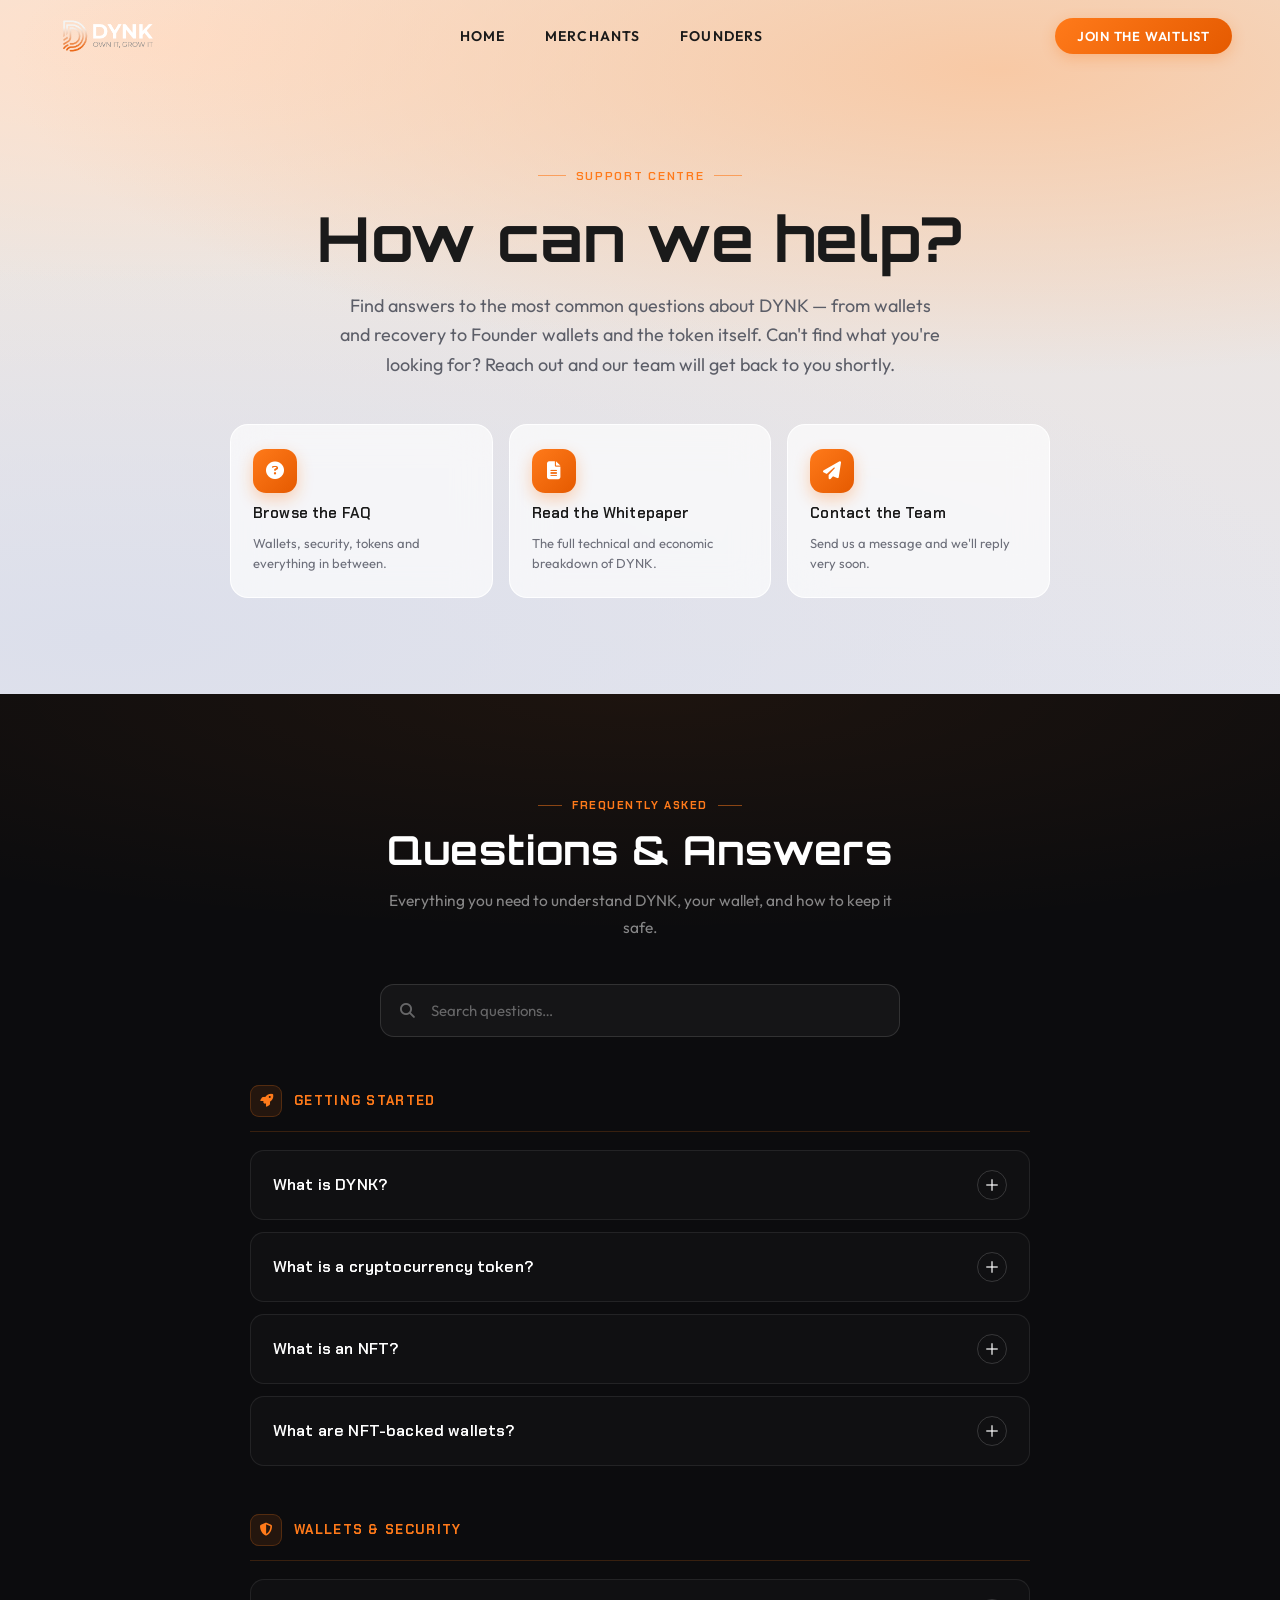
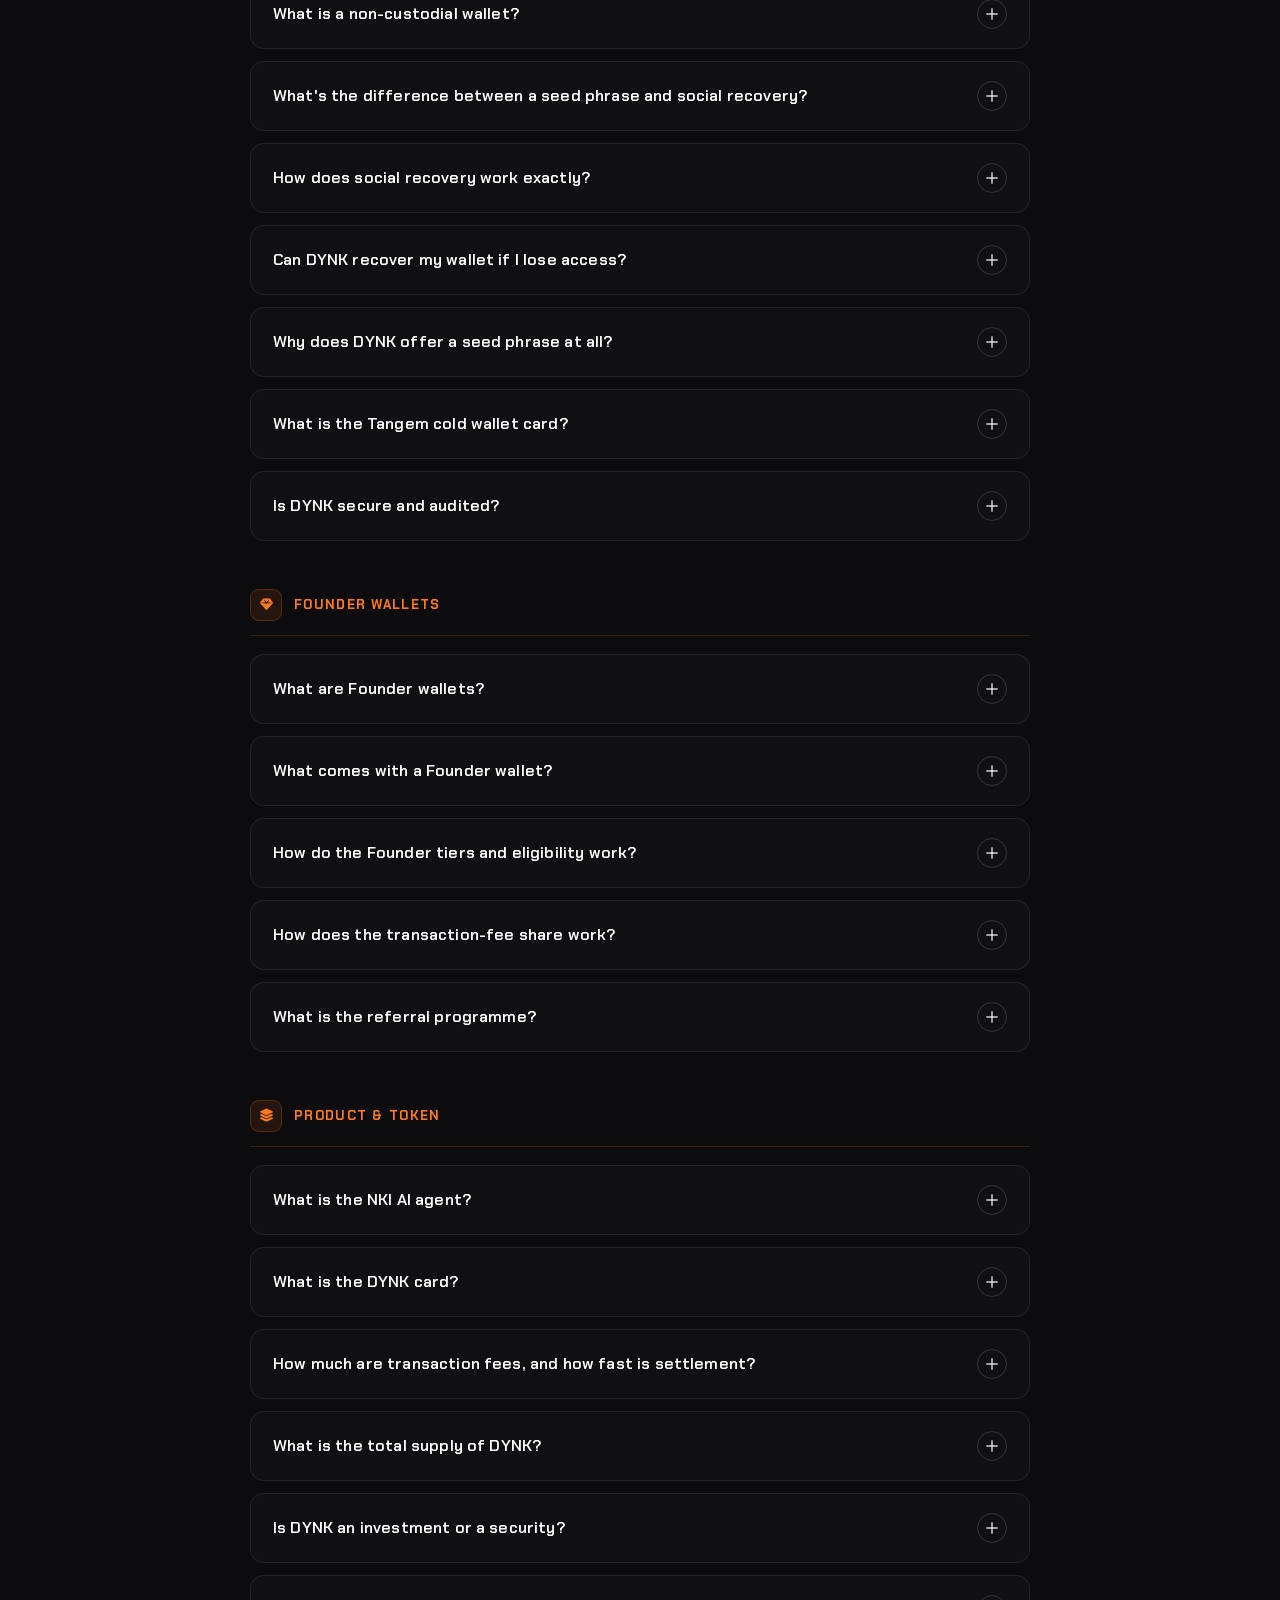
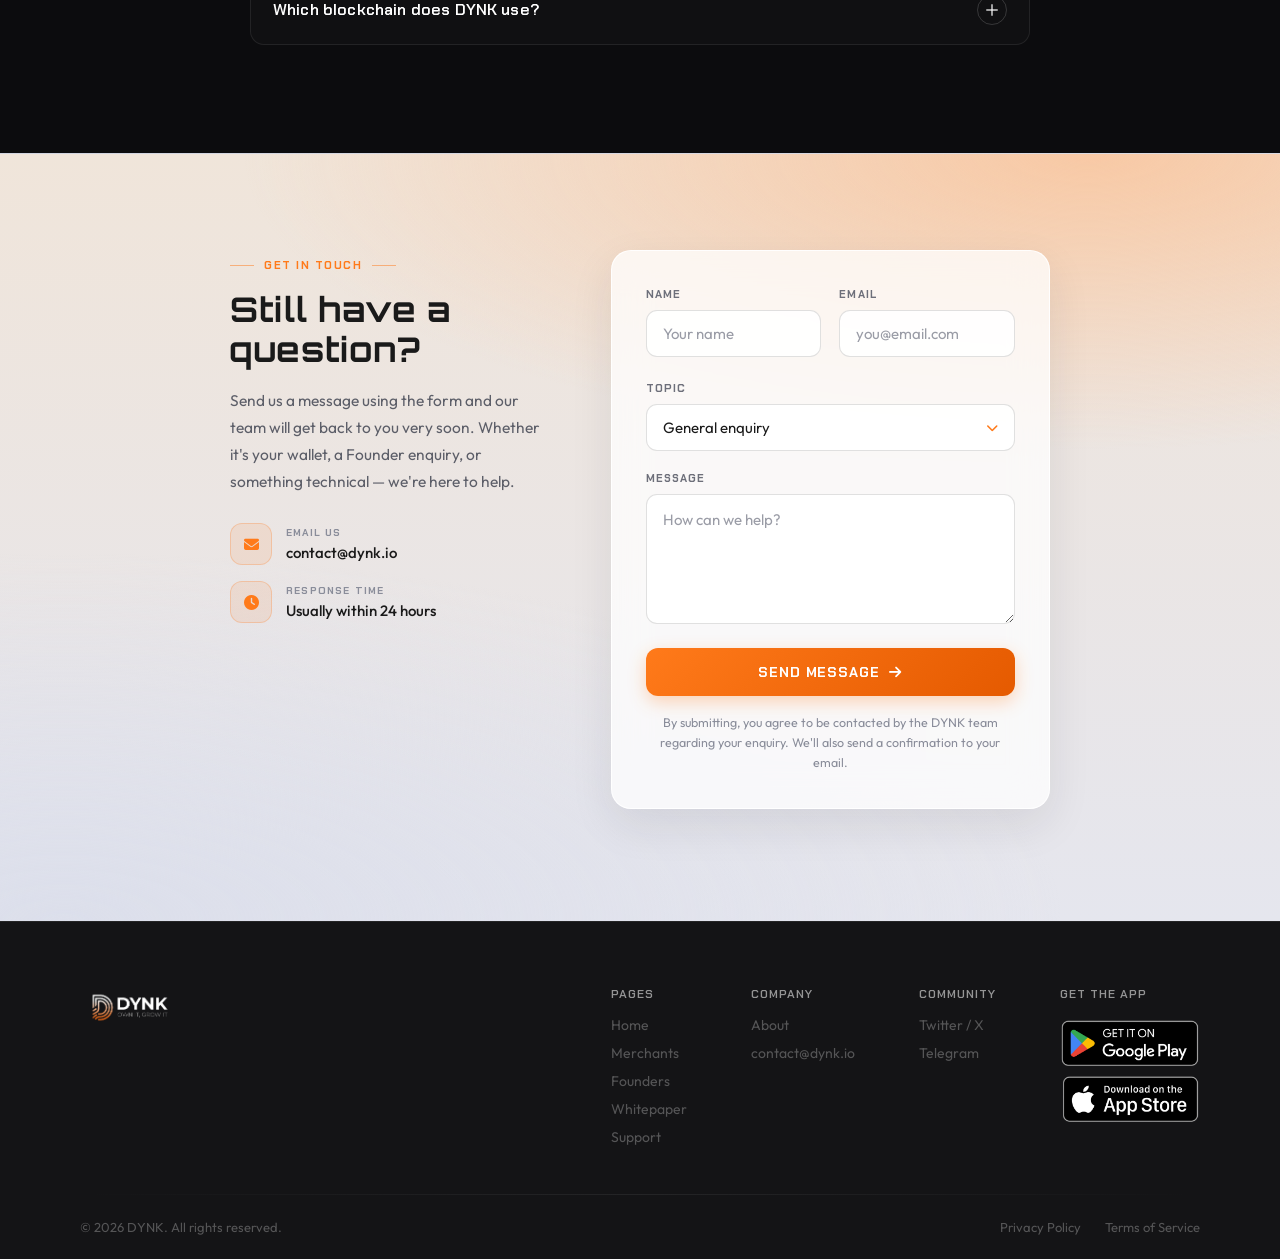
<file: support/index.html>
<!DOCTYPE html>
<html lang="en">
<head>
<meta charset="UTF-8">
<meta name="viewport" content="width=device-width, initial-scale=1.0">
<title>DYNK — Support</title>
<meta name="description" content="Get help with DYNK. Contact our team, learn about non-custodial wallets, wallet recovery, Founder wallets and more in our support centre.">
<link rel="icon" type="image/png" href="../assets/dynk-gradient-mark.png">
<link href="https://fonts.googleapis.com/css2?family=Chakra+Petch:wght@400;500;600;700&family=Outfit:wght@300;400;500;600;700&family=Orbitron:wght@400;500;600;700;800;900&display=swap" rel="stylesheet">
<link rel="stylesheet" href="../hero.css">
<link rel="stylesheet" href="../sections.css">
<link rel="stylesheet" href="../scroll-anim.css">
<link rel="stylesheet" href="../support.css">
<link rel="stylesheet" href="https://cdnjs.cloudflare.com/ajax/libs/font-awesome/6.5.2/css/all.min.css">
</head>
<body>

<!-- NAV -->
<nav class="nav" id="siteNav">
  <div class="nav-inner">
    <a href="/" class="nav-logo">
      <img src="/assets/dynk-logo.png" alt="DYNK">
    </a>
    <div class="nav-links">
      <a href="/">Home</a>
      <a href="/merchants">Merchants</a>
      <a href="/founders">Founders</a>
    </div>
    <a href="/#waitlist-section" class="nav-platform-btn">Join the Waitlist</a>
    <button class="nav-hamburger" id="navHamburger" aria-label="Toggle menu">
      <span></span><span></span><span></span>
    </button>
  </div>
</nav>
<div class="nav-mobile-menu" id="navMobileMenu">
  <a href="/">Home</a>
  <a href="/merchants">Merchants</a>
  <a href="/founders">Founders</a>
  <a href="/#waitlist-section" class="nav-mobile-cta">Join the Waitlist</a>
</div>

<!-- HERO -->
<section class="sp-hero">
  <div class="sp-hero-inner">
    <div class="sp-hero-tag">Support Centre</div>
    <h1 class="sp-hero-title">How can we help?</h1>
    <p class="sp-hero-sub">
      Find answers to the most common questions about DYNK — from wallets and
      recovery to Founder wallets and the token itself. Can't find what you're
      looking for? Reach out and our team will get back to you shortly.
    </p>
    <div class="sp-quick">
      <a href="#faq" class="sp-quick-card">
        <span class="sp-quick-icon"><i class="fa-solid fa-circle-question"></i></span>
        <span class="sp-quick-title">Browse the FAQ</span>
        <span class="sp-quick-desc">Wallets, security, tokens and everything in between.</span>
      </a>
      <a href="/whitepaper" class="sp-quick-card">
        <span class="sp-quick-icon"><i class="fa-solid fa-file-lines"></i></span>
        <span class="sp-quick-title">Read the Whitepaper</span>
        <span class="sp-quick-desc">The full technical and economic breakdown of DYNK.</span>
      </a>
      <a href="#contact" class="sp-quick-card">
        <span class="sp-quick-icon"><i class="fa-solid fa-paper-plane"></i></span>
        <span class="sp-quick-title">Contact the Team</span>
        <span class="sp-quick-desc">Send us a message and we'll reply very soon.</span>
      </a>
    </div>
  </div>
</section>

<!-- FAQ -->
<section class="sp-body" id="faq">
  <div class="sp-body-inner">
    <div class="sp-section-head">
      <div class="sp-eyebrow">Frequently Asked</div>
      <h2 class="sp-section-title">Questions &amp; Answers</h2>
      <p class="sp-section-desc">Everything you need to understand DYNK, your wallet, and how to keep it safe.</p>
    </div>

    <div class="sp-search">
      <i class="fa-solid fa-magnifying-glass"></i>
      <input type="text" id="faqSearch" placeholder="Search questions…" aria-label="Search FAQ" autocomplete="off">
    </div>

    <div id="faqList">

      <!-- GETTING STARTED -->
      <div class="sp-faq-group" data-group>
        <div class="sp-faq-group-label">
          <span class="sp-faq-group-icon"><i class="fa-solid fa-rocket"></i></span>
          <span class="sp-faq-group-name">Getting Started</span>
        </div>

        <details class="sp-faq" data-faq>
          <summary>What is DYNK?<span class="sp-faq-icon" aria-hidden="true"><span></span><span></span></span></summary>
          <div class="sp-faq-content"><div class="sp-faq-body">
            <p>DYNK is a decentralised utility token and non-custodial wallet built on the Solana blockchain, engineered to settle transactions for a flat fee of around <strong>$0.01</strong> in roughly 400 milliseconds.</p>
            <p>Our mission is to close the gap between everyday users and the real-world utility of blockchain — making crypto as simple and intuitive as a modern banking app. At the heart of the wallet is an on-device AI agent that helps guide users who are new to crypto.</p>
          </div></div>
        </details>

        <details class="sp-faq" data-faq>
          <summary>What is a cryptocurrency token?<span class="sp-faq-icon" aria-hidden="true"><span></span><span></span></span></summary>
          <div class="sp-faq-content"><div class="sp-faq-body">
            <p>A token is a digital asset that lives on a blockchain. DYNK is a <strong>utility token</strong> — meaning it exists to power the functions of the DYNK network: settling payments, paying for the in-app shop, referral rewards, cashback, governance, and agentic payments.</p>
            <p>A utility token derives its value from this functional role. It does <strong>not</strong> represent ownership, equity, dividends, or a profit-share, and holding DYNK is not an investment in any company.</p>
          </div></div>
        </details>

        <details class="sp-faq" data-faq>
          <summary>What is an NFT?<span class="sp-faq-icon" aria-hidden="true"><span></span><span></span></span></summary>
          <div class="sp-faq-content"><div class="sp-faq-body">
            <p>An NFT (Non-Fungible Token) is a unique digital token recorded on a blockchain. Unlike ordinary tokens, where every unit is identical and interchangeable, each NFT is one-of-a-kind and can be used to prove authenticity and ownership of a specific item.</p>
            <p>NFTs were originally created to prove ownership of digital art and collectibles. DYNK repurposes that same proof-of-ownership mechanism for finance through <strong>NFT-backed wallets</strong> — see the question below.</p>
          </div></div>
        </details>

        <details class="sp-faq" data-faq>
          <summary>What are NFT-backed wallets?<span class="sp-faq-icon" aria-hidden="true"><span></span><span></span></span></summary>
          <div class="sp-faq-content"><div class="sp-faq-body">
            <p>A key innovation of DYNK is that a wallet itself can be represented by an NFT. Ownership of the wallet — and everything held inside it — is tied to that token.</p>
            <p>This means a holder can list their wallet-NFT for sale or auction directly through the DYNK platform, transferring the wallet and all of its underlying assets to the buyer in a single transaction. It turns a wallet from a static container into a tradable asset in its own right.</p>
          </div></div>
        </details>
      </div>

      <!-- WALLETS & SECURITY -->
      <div class="sp-faq-group" data-group>
        <div class="sp-faq-group-label">
          <span class="sp-faq-group-icon"><i class="fa-solid fa-shield-halved"></i></span>
          <span class="sp-faq-group-name">Wallets &amp; Security</span>
        </div>

        <details class="sp-faq" data-faq>
          <summary>What is a non-custodial wallet?<span class="sp-faq-icon" aria-hidden="true"><span></span><span></span></span></summary>
          <div class="sp-faq-content"><div class="sp-faq-body">
            <p>A non-custodial wallet means <strong>you alone hold the keys</strong> that control your funds. DYNK generates these keys on your own device and stores them in its secure hardware — they are never transmitted to, or held by, DYNK, and every transaction is signed by you.</p>
            <p>This is the opposite of a bank or a centralised exchange, where a third party holds your money on your behalf and can freeze accounts, reverse transfers, or impose limits. With a non-custodial wallet, <strong>DYNK can never freeze, seize, or move your balance</strong> — ownership is simply a property of holding the keys.</p>
          </div></div>
        </details>

        <details class="sp-faq" data-faq>
          <summary>What's the difference between a seed phrase and social recovery?<span class="sp-faq-icon" aria-hidden="true"><span></span><span></span></span></summary>
          <div class="sp-faq-content"><div class="sp-faq-body">
            <p>Both are ways of protecting and restoring access to your wallet — but they work very differently.</p>
            <p><strong>Seed phrase</strong> — the traditional crypto model. Your wallet is secured by a list of 12–24 random words. Whoever holds those words controls the wallet. There is no reset, no support line, and no back-up: if you lose the phrase, the wallet is gone forever, and if someone else sees it, they can take everything.</p>
            <p><strong>Social recovery</strong> — DYNK's recommended model. Instead of a secret phrase, you restore your wallet using credentials you already have and trust, such as signing in with your Google or Apple account. The same account always resolves to the same wallet, so if you lose or change your device, you simply reinstall DYNK, sign in again, and your wallet is restored automatically.</p>
            <p>Social recovery mirrors the familiar login flows of the world's most-used apps, removing the complexity and catastrophic risk of seed phrases while keeping the wallet fully non-custodial.</p>
          </div></div>
        </details>

        <details class="sp-faq" data-faq>
          <summary>How does social recovery work exactly?<span class="sp-faq-icon" aria-hidden="true"><span></span><span></span></span></summary>
          <div class="sp-faq-content"><div class="sp-faq-body">
            <p>When you sign in through Google or Apple, your provider returns a verified ID token. Once that token is validated, the same social account consistently resolves to the same wallet — creating one for a new user, or restoring it for a returning one.</p>
            <p>DYNK also offers a custom server-recovery option that works identically but anchors your wallet to a stable internal identifier issued by DYNK's own backend rather than an external provider.</p>
            <p>In both cases, <strong>DYNK never holds your private keys</strong>. If your device is lost, fails, or is reinstalled, you simply install DYNK on a new device, sign in with the same account, and access to your original wallet is restored automatically.</p>
          </div></div>
        </details>

        <details class="sp-faq" data-faq>
          <summary>Can DYNK recover my wallet if I lose access?<span class="sp-faq-icon" aria-hidden="true"><span></span><span></span></span></summary>
          <div class="sp-faq-content"><div class="sp-faq-body">
            <p>It depends entirely on which recovery method you chose when setting up your wallet.</p>
            <p><strong>If you use social recovery</strong> (recommended), you can always regain access by signing in again with the same Google or Apple account you set up — even on a brand-new device.</p>
            <div class="sp-note">
              <p><strong>Important:</strong> If you choose the <strong>seed phrase</strong> option, DYNK <strong>cannot recover your wallet for you</strong>. Because DYNK is non-custodial and never holds your keys, if you lose your seed phrase, there is no way for us — or anyone — to restore access, and the funds cannot be recovered. Store your seed phrase somewhere safe and offline, and never share it with anyone.</p>
            </div>
            <p>This is why we strongly recommend social recovery for most users. It keeps your wallet fully in your control while removing the single biggest risk in crypto: permanently losing access.</p>
          </div></div>
        </details>

        <details class="sp-faq" data-faq>
          <summary>Why does DYNK offer a seed phrase at all?<span class="sp-faq-icon" aria-hidden="true"><span></span><span></span></span></summary>
          <div class="sp-faq-content"><div class="sp-faq-body">
            <p>DYNK provides a seed phrase option for experienced users who prefer the traditional self-custody model and want to manage their own keys directly.</p>
            <p>However, we <strong>strongly recommend</strong> that most users choose one of our two wallet-recovery mechanisms — social recovery or server recovery — as they offer the same non-custodial ownership without the risk of permanently losing your wallet.</p>
          </div></div>
        </details>

        <details class="sp-faq" data-faq>
          <summary>What is the Tangem cold wallet card?<span class="sp-faq-icon" aria-hidden="true"><span></span><span></span></span></summary>
          <div class="sp-faq-content"><div class="sp-faq-body">
            <p>A cold wallet stores your private keys entirely offline, isolated from any internet-connected device. Tangem is a hardware cold wallet in the form of a simple NFC-enabled card — no USB stick or app required.</p>
            <p>Embedded in the card is a certified, tamper-resistant secure-element chip (the same class used in bank cards and passports). Your keys are generated on the chip and <strong>never leave it</strong>. To authorise a transaction, you simply tap the card to your phone — it signs internally while the keys stay sealed inside.</p>
            <p>All 2,100 Founder NFT wallets come with a Tangem card included, and the cards will also be purchasable in-app for all users.</p>
          </div></div>
        </details>

        <details class="sp-faq" data-faq>
          <summary>Is DYNK secure and audited?<span class="sp-faq-icon" aria-hidden="true"><span></span><span></span></span></summary>
          <div class="sp-faq-content"><div class="sp-faq-body">
            <p>The DYNK token and its network logic are governed entirely by <strong>immutable smart contracts</strong> on Solana — meaning no party, including DYNK, can alter the token's parameters after deployment. Each contract is published on-chain and independently verifiable.</p>
            <p>Prior to mainnet release, every contract undergoes independent third-party security auditing, and the app and supporting infrastructure are penetration-tested by qualified external firms.</p>
          </div></div>
        </details>
      </div>

      <!-- FOUNDER WALLETS -->
      <div class="sp-faq-group" data-group>
        <div class="sp-faq-group-label">
          <span class="sp-faq-group-icon"><i class="fa-solid fa-gem"></i></span>
          <span class="sp-faq-group-name">Founder Wallets</span>
        </div>

        <details class="sp-faq" data-faq>
          <summary>What are Founder wallets?<span class="sp-faq-icon" aria-hidden="true"><span></span><span></span></span></summary>
          <div class="sp-faq-content"><div class="sp-faq-body">
            <p>DYNK's foundation is built on <strong>2,100 Founder Wallets</strong> — the network's first members and the community from which distribution to the wider user base begins.</p>
            <p>These are not a free team reserve or an insider grant. Every Founder Wallet is acquired at full value, at or above the pre-distribution floor of <strong>US$1.00 per DYNK</strong>, so the founding allocation represents committed capital paid into the network rather than supply taken from later participants.</p>
          </div></div>
        </details>

        <details class="sp-faq" data-faq>
          <summary>What comes with a Founder wallet?<span class="sp-faq-icon" aria-hidden="true"><span></span><span></span></span></summary>
          <div class="sp-faq-content"><div class="sp-faq-body">
            <p>Every Founder wallet purchase includes:</p>
            <ul>
              <li>DYNK tokens</li>
              <li>An exclusive NFT wallet</li>
              <li>A Tangem cold wallet card</li>
              <li>Governance rights <em>(10,000 DYNK eligibility)</em></li>
              <li>An equal share in transaction fees <em>(10,000 DYNK eligibility)</em></li>
              <li>An extended referral relationship <em>(10,000 DYNK eligibility)</em></li>
            </ul>
          </div></div>
        </details>

        <details class="sp-faq" data-faq>
          <summary>How do the Founder tiers and eligibility work?<span class="sp-faq-icon" aria-hidden="true"><span></span><span></span></span></summary>
          <div class="sp-faq-content"><div class="sp-faq-body">
            <p>Entry is structured in two tiers within a single founding community:</p>
            <ul>
              <li><strong>800 wallets</strong> each holding 10,000 DYNK, acquired at a minimum of $10,000.</li>
              <li><strong>1,300 wallets</strong> holding between 1,000 and 6,500 DYNK, acquired at the prevailing market price at the time of issuance.</li>
            </ul>
            <p>Wallets that enter below the 10,000-DYNK threshold must reach 10,000 DYNK to unlock full eligibility (governance, fee share, and extended referrals). You can top up at any time — by purchasing more DYNK or by accumulating it through referral and engagement rewards. Until a wallet reaches 10,000 DYNK, the NFT isn't activated.</p>
          </div></div>
        </details>

        <details class="sp-faq" data-faq>
          <summary>How does the transaction-fee share work?<span class="sp-faq-icon" aria-hidden="true"><span></span><span></span></span></summary>
          <div class="sp-faq-content"><div class="sp-faq-body">
            <p>Participants who hold and maintain a qualifying 10,000 DYNK and an associated Founder NFT wallet gain access to a share of the transaction fees generated across the platform, distributed proportionally to how many eligible NFTs they own.</p>
            <p>This runs through a smart-contract-automated mechanism in which assets remain entirely within user-controlled Solana wallets at all times. Of all transaction fees on the network: <strong>1% covers gas, 75% goes to the eligible treasury, and 24% funds the NKI agent ecosystem</strong>.</p>
          </div></div>
        </details>

        <details class="sp-faq" data-faq>
          <summary>What is the referral programme?<span class="sp-faq-icon" aria-hidden="true"><span></span><span></span></span></summary>
          <div class="sp-faq-content"><div class="sp-faq-body">
            <p>Every wallet holder is assigned a unique referral code. When a new user is onboarded with that code, the referrer is rewarded in DYNK. It's the network's primary growth engine — designed to grow through the community rather than paid advertising.</p>
            <p>Referral eligibility depends on a wallet maintaining its DYNK holdings throughout the distribution phase. Selling DYNK before the initial network distribution is complete reduces a wallet's potential rewards by 50%. Founder NFT holders can additionally earn a share on Founder-wallet referrals during early distribution.</p>
          </div></div>
        </details>
      </div>

      <!-- PRODUCT & TOKEN -->
      <div class="sp-faq-group" data-group>
        <div class="sp-faq-group-label">
          <span class="sp-faq-group-icon"><i class="fa-solid fa-layer-group"></i></span>
          <span class="sp-faq-group-name">Product &amp; Token</span>
        </div>

        <details class="sp-faq" data-faq>
          <summary>What is the NKI AI agent?<span class="sp-faq-icon" aria-hidden="true"><span></span><span></span></span></summary>
          <div class="sp-faq-content"><div class="sp-faq-body">
            <p>The NKI agent is a local intelligence layer that runs <strong>entirely on your own device</strong>, turning a passive wallet into an active financial interface while keeping you in full control of your data.</p>
            <p>Because it's powered by an on-device large language model, sensitive information is processed locally and never sent to external servers or centralised AI providers. You can manage your finances through natural language — asking questions, getting guidance, and executing actions like sending funds or completing payments, all within predefined permissions and safeguards.</p>
          </div></div>
        </details>

        <details class="sp-faq" data-faq>
          <summary>What is the DYNK card?<span class="sp-faq-icon" aria-hidden="true"><span></span><span></span></span></summary>
          <div class="sp-faq-content"><div class="sp-faq-body">
            <p>The DYNK card is a white-label Visa card that lets you spend your DYNK balance directly at the tens of millions of merchants that accept Visa worldwide, online and in person.</p>
            <p>You send DYNK to your in-app Visa wallet, and at the point of sale the required amount is converted to fiat in real time and settled instantly — backed by a dedicated network liquidity pool, so the experience feels just like using any normal payment card. Card spending also earns cashback denominated in DYNK.</p>
          </div></div>
        </details>

        <details class="sp-faq" data-faq>
          <summary>How much are transaction fees, and how fast is settlement?<span class="sp-faq-icon" aria-hidden="true"><span></span><span></span></span></summary>
          <div class="sp-faq-content"><div class="sp-faq-body">
            <p>Every DYNK-to-DYNK transaction settles for a flat fee of <strong>$0.01</strong>, regardless of the amount, distance, or borders crossed — compared with the 1.5–3% typical of card payments and over 6% on cross-border remittances.</p>
            <p>Settlement is effectively instant. Built on Solana's proof-of-stake blockchain, DYNK settles value directly on-chain in around 400 milliseconds, without the multi-day clearing delays of legacy rails.</p>
          </div></div>
        </details>

        <details class="sp-faq" data-faq>
          <summary>What is the total supply of DYNK?<span class="sp-faq-icon" aria-hidden="true"><span></span><span></span></span></summary>
          <div class="sp-faq-content"><div class="sp-faq-body">
            <p>DYNK has a fixed, hard-capped supply of <strong>21,000,000 tokens</strong>, enforced by an immutable smart contract. The supply is fixed at genesis and cannot be minted or increased by any party — including DYNK itself.</p>
            <p>You can find the full breakdown of supply allocation and tokenomics in our <a href="/whitepaper">whitepaper</a>.</p>
          </div></div>
        </details>

        <details class="sp-faq" data-faq>
          <summary>Is DYNK an investment or a security?<span class="sp-faq-icon" aria-hidden="true"><span></span><span></span></span></summary>
          <div class="sp-faq-content"><div class="sp-faq-body">
            <p>No. DYNK is designed and intended to function as a <strong>utility token</strong> — it provides access to the functions of the network (settlement, in-app swaps, governance, commerce, and agentic payments) and is acquired for use within the network, not for a passive return.</p>
            <p>Holding DYNK does not confer ownership, equity, dividends, revenue-share, or profit-sharing rights, and no returns or yield are promised or implied. This support page and our whitepaper are educational only and do not constitute financial advice or an offer to buy or sell. Please seek your own independent legal, tax, and financial advice before acquiring or transacting in any digital asset.</p>
          </div></div>
        </details>

        <details class="sp-faq" data-faq>
          <summary>Which blockchain does DYNK use?<span class="sp-faq-icon" aria-hidden="true"><span></span><span></span></span></summary>
          <div class="sp-faq-content"><div class="sp-faq-body">
            <p>DYNK is an <strong>SPL token deployed on the Solana blockchain</strong> (Mainnet-Beta). The SPL standard is Solana's native equivalent of Ethereum's ERC-20, giving full compatibility with the Solana ecosystem — wallets, decentralised exchanges, liquidity pools, and DeFi protocols.</p>
            <p>Solana was chosen for its high throughput (65,000+ transactions per second), sub-cent fees, and fast settlement, which together make everyday payments practical at scale.</p>
          </div></div>
        </details>
      </div>

    </div>

    <div class="sp-faq-empty" id="faqEmpty">
      No questions match your search. Try a different term, or <a href="#contact">contact us directly</a>.
    </div>
  </div>
</section>

<!-- CONTACT -->
<section class="sp-contact" id="contact">
  <div class="sp-contact-inner">
    <div class="sp-contact-aside">
      <div class="sp-eyebrow">Get in touch</div>
      <h2>Still have a question?</h2>
      <p>Send us a message using the form and our team will get back to you very soon. Whether it's your wallet, a Founder enquiry, or something technical — we're here to help.</p>
      <div class="sp-contact-detail">
        <span class="sp-contact-detail-icon"><i class="fa-solid fa-envelope"></i></span>
        <span class="sp-contact-detail-text">
          <small>Email us</small>
          <a href="mailto:contact@dynk.io">contact@dynk.io</a>
        </span>
      </div>
      <div class="sp-contact-detail">
        <span class="sp-contact-detail-icon"><i class="fa-solid fa-clock"></i></span>
        <span class="sp-contact-detail-text">
          <small>Response time</small>
          <span>Usually within 24 hours</span>
        </span>
      </div>
    </div>

    <form class="sp-form-card" id="supportForm" novalidate>
      <div class="sp-field-row">
        <div class="sp-field">
          <label for="sf-name">Name</label>
          <input class="sp-input" type="text" id="sf-name" name="name" placeholder="Your name" required>
        </div>
        <div class="sp-field">
          <label for="sf-email">Email</label>
          <input class="sp-input" type="email" id="sf-email" name="email" placeholder="you@email.com" required>
        </div>
      </div>
      <div class="sp-field">
        <label id="sf-topic-label">Topic</label>
        <div class="sp-dropdown" id="sf-topic-dd">
          <input type="hidden" id="sf-topic" name="topic" value="General enquiry">
          <button type="button" class="sp-dropdown-trigger" id="sf-topic-btn"
                  aria-haspopup="listbox" aria-expanded="false" aria-labelledby="sf-topic-label sf-topic-btn">
            <span class="sp-dropdown-value">General enquiry</span>
            <span class="sp-dropdown-arrow" aria-hidden="true"><i class="fa-solid fa-chevron-down"></i></span>
          </button>
          <ul class="sp-dropdown-menu" role="listbox" tabindex="-1" aria-labelledby="sf-topic-label">
            <li class="sp-dropdown-option is-selected" role="option" data-value="General enquiry" aria-selected="true">General enquiry</li>
            <li class="sp-dropdown-option" role="option" data-value="Wallet &amp; recovery help" aria-selected="false">Wallet &amp; recovery help</li>
            <li class="sp-dropdown-option" role="option" data-value="Founder wallets" aria-selected="false">Founder wallets</li>
            <li class="sp-dropdown-option" role="option" data-value="DYNK card" aria-selected="false">DYNK card</li>
            <li class="sp-dropdown-option" role="option" data-value="Technical issue / bug" aria-selected="false">Technical issue / bug</li>
            <li class="sp-dropdown-option" role="option" data-value="Partnership" aria-selected="false">Partnership</li>
            <li class="sp-dropdown-option" role="option" data-value="Other" aria-selected="false">Other</li>
          </ul>
        </div>
      </div>
      <div class="sp-field">
        <label for="sf-message">Message</label>
        <textarea class="sp-textarea" id="sf-message" name="message" placeholder="How can we help?" required></textarea>
      </div>
      <button type="submit" class="sp-submit" id="sf-submit">
        <span>Send message</span>
        <i class="fa-solid fa-arrow-right"></i>
      </button>
      <div class="sp-form-msg" id="sf-msg"></div>
      <p class="sp-form-note">By submitting, you agree to be contacted by the DYNK team regarding your enquiry. We'll also send a confirmation to your email.</p>
    </form>
  </div>
</section>

<!-- FOOTER -->
<footer class="footer">
  <div class="footer-inner">
    <div class="footer-top">
      <div class="footer-brand">
        <a href="/" class="footer-brand-logo"><img src="/assets/dynk-logo.png" alt="DYNK"></a>
      </div>
      <div class="footer-cols">
        <div class="footer-col">
          <h5>Pages</h5>
          <a href="/">Home</a>
          <a href="/merchants">Merchants</a>
          <a href="/founders">Founders</a>
          <a href="/whitepaper">Whitepaper</a>
          <a href="/support">Support</a>
        </div>
        <div class="footer-col"><h5>Company</h5><a href="#">About</a><a href="mailto:contact@dynk.io">contact@dynk.io</a></div>
        <div class="footer-col"><h5>Community</h5><a href="#">Twitter / X</a><a href="#">Telegram</a></div>
        <div class="footer-col footer-col-app"><h5>Get the App</h5><div class="footer-app-badges"><a href="#" class="footer-badge"><img src="/assets/apple.png" alt="Download on the App Store" class="footer-badge-img"></a><a href="#" class="footer-badge"><img src="/assets/android.png" alt="Get it on Google Play" class="footer-badge-img"></a></div></div>
      </div>
    </div>
    <div class="footer-rule"></div>
    <div class="footer-bottom">
      <p class="footer-copy">&copy; 2026 DYNK. All rights reserved.</p>
      <div class="footer-legal"><a href="#">Privacy Policy</a><a href="#">Terms of Service</a></div>
    </div>
  </div>
</footer>

<script>
// Nav scroll state
window.addEventListener('scroll', function() {
  document.getElementById('siteNav').classList.toggle('scrolled', window.scrollY > 60);
}, { passive: true });
// Mobile hamburger is handled by hero.js (initMobileNav)

// ── Animated accordion (Web Animations API, opens/closes smoothly) ──
(function() {
  var reduce = window.matchMedia('(prefers-reduced-motion: reduce)').matches;
  var DURATION_OPEN = 340;
  var DURATION_CLOSE = 280;
  var EASE = 'cubic-bezier(0.33, 1, 0.68, 1)';

  document.querySelectorAll('details[data-faq]').forEach(function(el) {
    var summary = el.querySelector('summary');
    var content = el.querySelector('.sp-faq-content');
    var animation = null;
    var state = 'idle'; // 'idle' | 'expanding' | 'shrinking'

    summary.addEventListener('click', function(e) {
      e.preventDefault();
      if (reduce) { el.open = !el.open; return; }
      el.style.overflow = 'hidden';
      if (state === 'shrinking' || !el.open) expand();
      else if (state === 'expanding' || el.open) shrink();
    });

    function expand() {
      state = 'expanding';
      var start = el.offsetHeight;
      el.open = true;
      var end = summary.offsetHeight + content.offsetHeight;
      if (animation) animation.cancel();
      animation = el.animate(
        { height: [start + 'px', end + 'px'] },
        { duration: DURATION_OPEN, easing: EASE }
      );
      animation.onfinish = function() { finish(true); };
      animation.oncancel = function() { state = 'idle'; };
    }

    function shrink() {
      state = 'shrinking';
      var start = el.offsetHeight;
      var end = summary.offsetHeight;
      if (animation) animation.cancel();
      animation = el.animate(
        { height: [start + 'px', end + 'px'] },
        { duration: DURATION_CLOSE, easing: EASE }
      );
      animation.onfinish = function() { finish(false); };
      animation.oncancel = function() { state = 'idle'; };
    }

    function finish(isOpen) {
      el.open = isOpen;
      animation = null;
      state = 'idle';
      el.style.height = '';
      el.style.overflow = '';
    }

    // expose a helper for the search to reset inline styles
    el._resetInline = function() {
      if (animation) { animation.cancel(); animation = null; }
      state = 'idle';
      el.style.height = '';
      el.style.overflow = '';
    };
  });
})();

// ── FAQ search / filter ──
(function() {
  var input = document.getElementById('faqSearch');
  var faqs = Array.prototype.slice.call(document.querySelectorAll('details[data-faq]'));
  var groups = Array.prototype.slice.call(document.querySelectorAll('[data-group]'));
  var empty = document.getElementById('faqEmpty');
  if (!input) return;

  input.addEventListener('input', function() {
    var q = input.value.trim().toLowerCase();
    var anyVisible = false;

    faqs.forEach(function(d) {
      var text = d.textContent.toLowerCase();
      var match = q === '' || text.indexOf(q) !== -1;
      d.style.display = match ? '' : 'none';
      if (d._resetInline) d._resetInline();
      // auto-open matches while searching, close when cleared
      d.open = (q !== '' && match);
      if (match) anyVisible = true;
    });

    groups.forEach(function(g) {
      var hasVisible = false;
      g.querySelectorAll('details[data-faq]').forEach(function(d) {
        if (d.style.display !== 'none') hasVisible = true;
      });
      g.style.display = hasVisible ? '' : 'none';
    });

    empty.style.display = anyVisible ? 'none' : 'block';
  });
})();

// ── Custom topic dropdown ──
(function() {
  var dd = document.getElementById('sf-topic-dd');
  if (!dd) return;
  var btn = document.getElementById('sf-topic-btn');
  var valueEl = btn.querySelector('.sp-dropdown-value');
  var hidden = document.getElementById('sf-topic');
  var menu = dd.querySelector('.sp-dropdown-menu');
  var options = Array.prototype.slice.call(dd.querySelectorAll('.sp-dropdown-option'));
  var activeIndex = options.findIndex(function(o) { return o.classList.contains('is-selected'); });
  if (activeIndex < 0) activeIndex = 0;

  function open() {
    dd.classList.add('open');
    btn.setAttribute('aria-expanded', 'true');
    setActive(options.findIndex(function(o) { return o.classList.contains('is-selected'); }));
    document.addEventListener('click', onDocClick);
  }
  function close() {
    dd.classList.remove('open');
    btn.setAttribute('aria-expanded', 'false');
    document.removeEventListener('click', onDocClick);
  }
  function isOpen() { return dd.classList.contains('open'); }

  function setActive(i) {
    if (i < 0) i = 0;
    if (i > options.length - 1) i = options.length - 1;
    activeIndex = i;
    options.forEach(function(o, idx) { o.classList.toggle('is-active', idx === activeIndex); });
    options[activeIndex].scrollIntoView({ block: 'nearest' });
  }

  function select(opt) {
    options.forEach(function(o) { o.classList.remove('is-selected'); o.setAttribute('aria-selected', 'false'); });
    opt.classList.add('is-selected');
    opt.setAttribute('aria-selected', 'true');
    valueEl.textContent = opt.textContent;
    hidden.value = opt.getAttribute('data-value');
  }

  btn.addEventListener('click', function(e) {
    e.stopPropagation();
    isOpen() ? close() : open();
  });

  options.forEach(function(opt, idx) {
    opt.addEventListener('click', function() { select(opt); close(); btn.focus(); });
    opt.addEventListener('mousemove', function() { setActive(idx); });
  });

  function onDocClick(e) { if (!dd.contains(e.target)) close(); }

  dd.addEventListener('keydown', function(e) {
    switch (e.key) {
      case 'ArrowDown':
        e.preventDefault();
        if (!isOpen()) { open(); } else { setActive(activeIndex + 1); }
        break;
      case 'ArrowUp':
        e.preventDefault();
        if (!isOpen()) { open(); } else { setActive(activeIndex - 1); }
        break;
      case 'Enter':
      case ' ':
        e.preventDefault();
        if (!isOpen()) { open(); } else { select(options[activeIndex]); close(); btn.focus(); }
        break;
      case 'Escape':
        if (isOpen()) { e.preventDefault(); close(); btn.focus(); }
        break;
      case 'Tab':
        if (isOpen()) close();
        break;
    }
  });
})();

// ── Support form submission ──
(function() {
  var form = document.getElementById('supportForm');
  if (!form) return;
  var btn = document.getElementById('sf-submit');
  var msg = document.getElementById('sf-msg');

  function showMsg(type, text) {
    msg.className = 'sp-form-msg show ' + type;
    msg.textContent = text;
  }

  form.addEventListener('submit', function(e) {
    e.preventDefault();
    msg.className = 'sp-form-msg';

    var name = document.getElementById('sf-name').value.trim();
    var email = document.getElementById('sf-email').value.trim();
    var topic = document.getElementById('sf-topic').value;
    var message = document.getElementById('sf-message').value.trim();

    if (!name || !email || !email.includes('@') || !message) {
      showMsg('error', 'Please fill in your name, a valid email, and a message.');
      return;
    }

    btn.disabled = true;
    var label = btn.querySelector('span');
    var original = label.textContent;
    label.textContent = 'Sending…';

    fetch('/api/support', {
      method: 'POST',
      headers: { 'Content-Type': 'application/json' },
      body: JSON.stringify({ name: name, email: email, topic: topic, message: message })
    })
    .then(function(r) { return r.json().then(function(j) { return { ok: r.ok, body: j }; }); })
    .then(function(res) {
      if (res.ok && res.body && res.body.ok) {
        form.reset();
        showMsg('success', "Thanks, " + name.split(' ')[0] + "! Your message is on its way. We've sent a confirmation to your email and will get back to you very soon.");
      } else {
        showMsg('error', 'Something went wrong sending your message. Please email us directly at contact@dynk.io.');
      }
    })
    .catch(function() {
      showMsg('error', 'Something went wrong sending your message. Please email us directly at contact@dynk.io.');
    })
    .finally(function() {
      btn.disabled = false;
      label.textContent = original;
    });
  });
})();
</script>
<script src="../scroll-anim.js"></script>
<script src="../hero.js"></script>
</body>
</html>
</file>
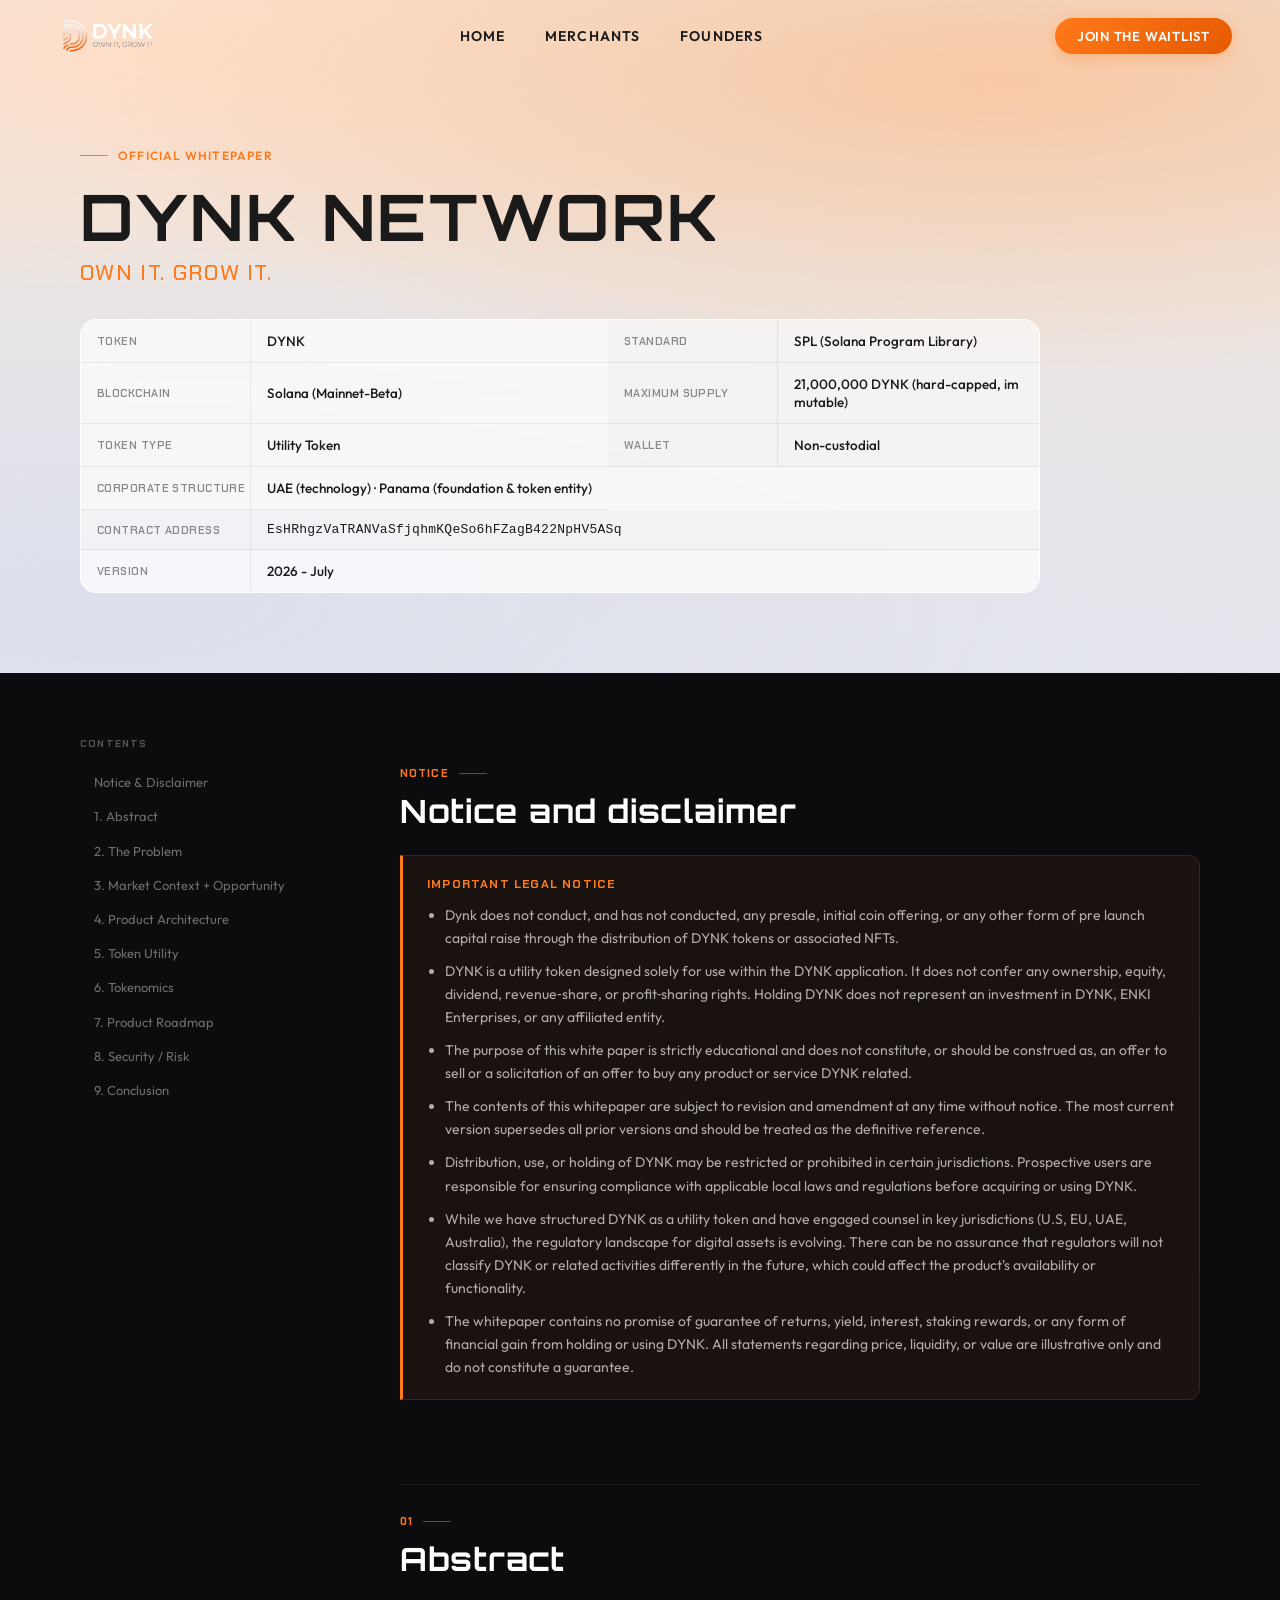
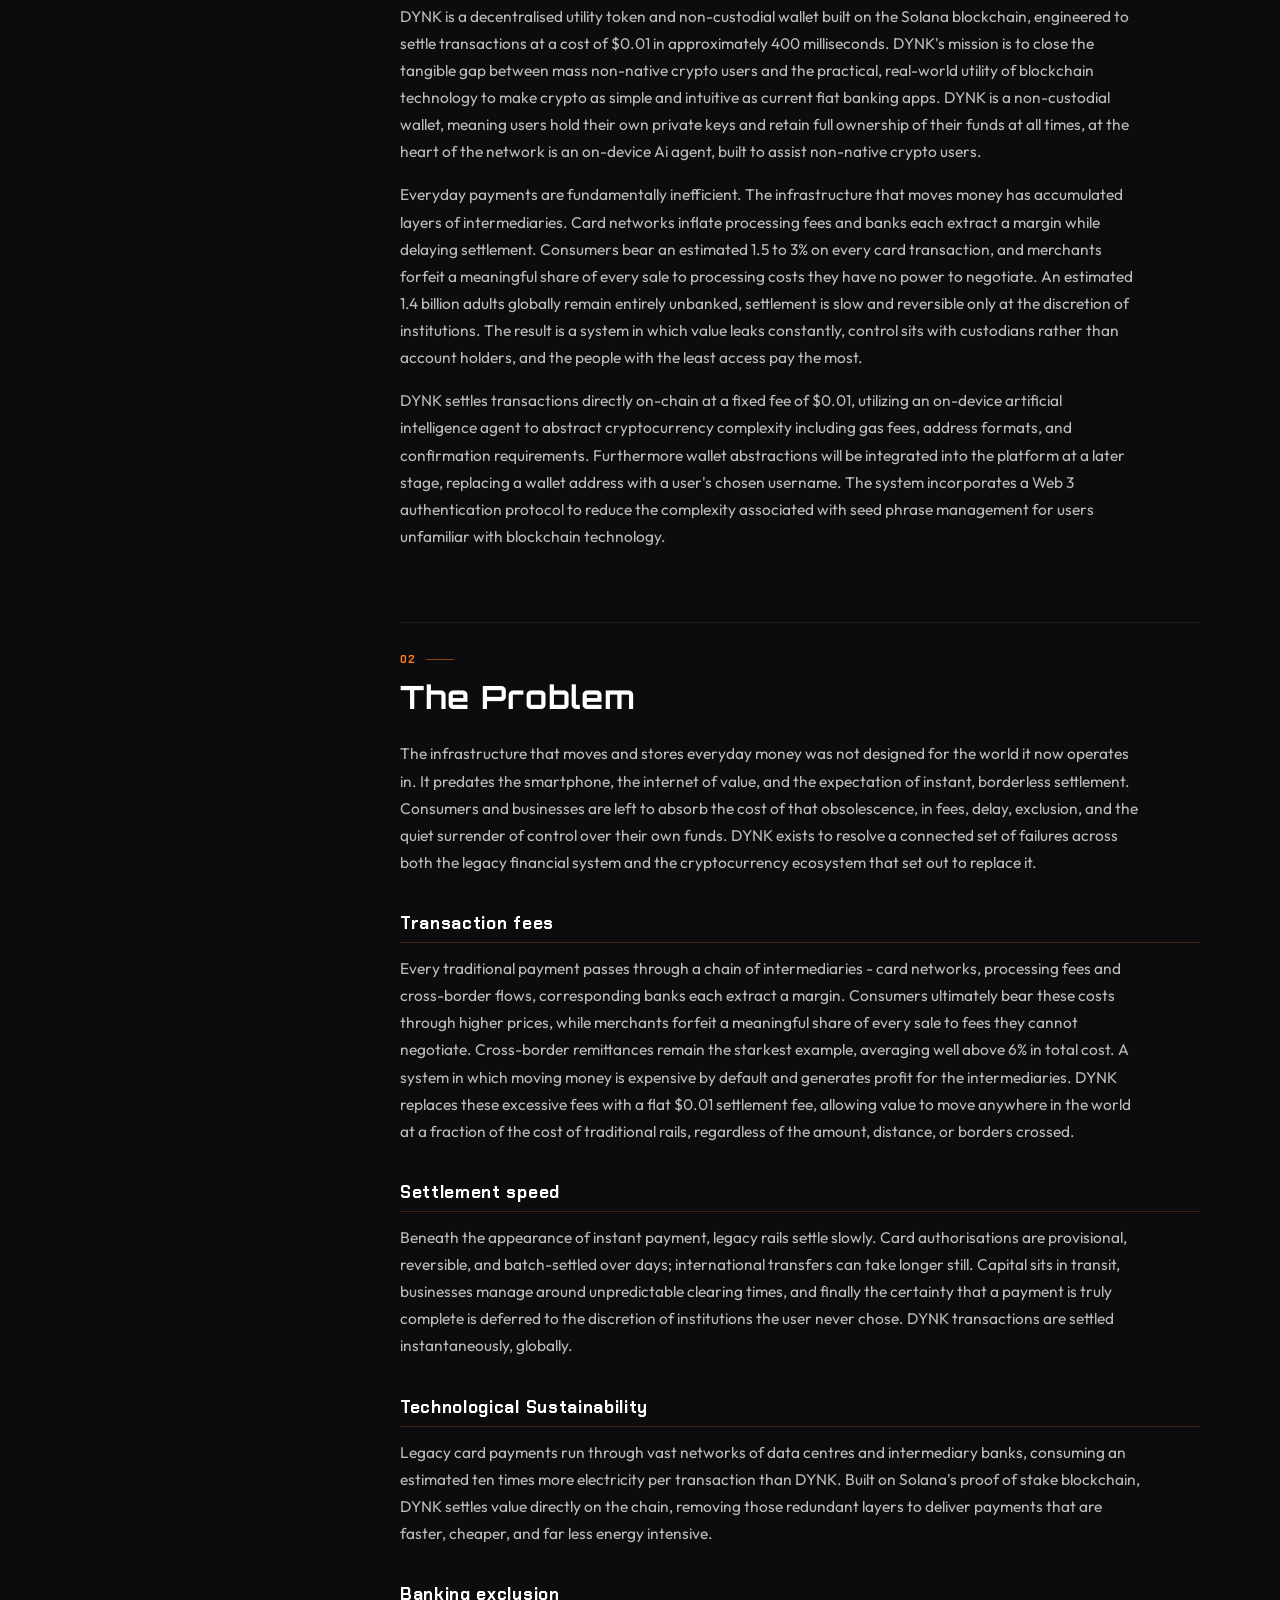
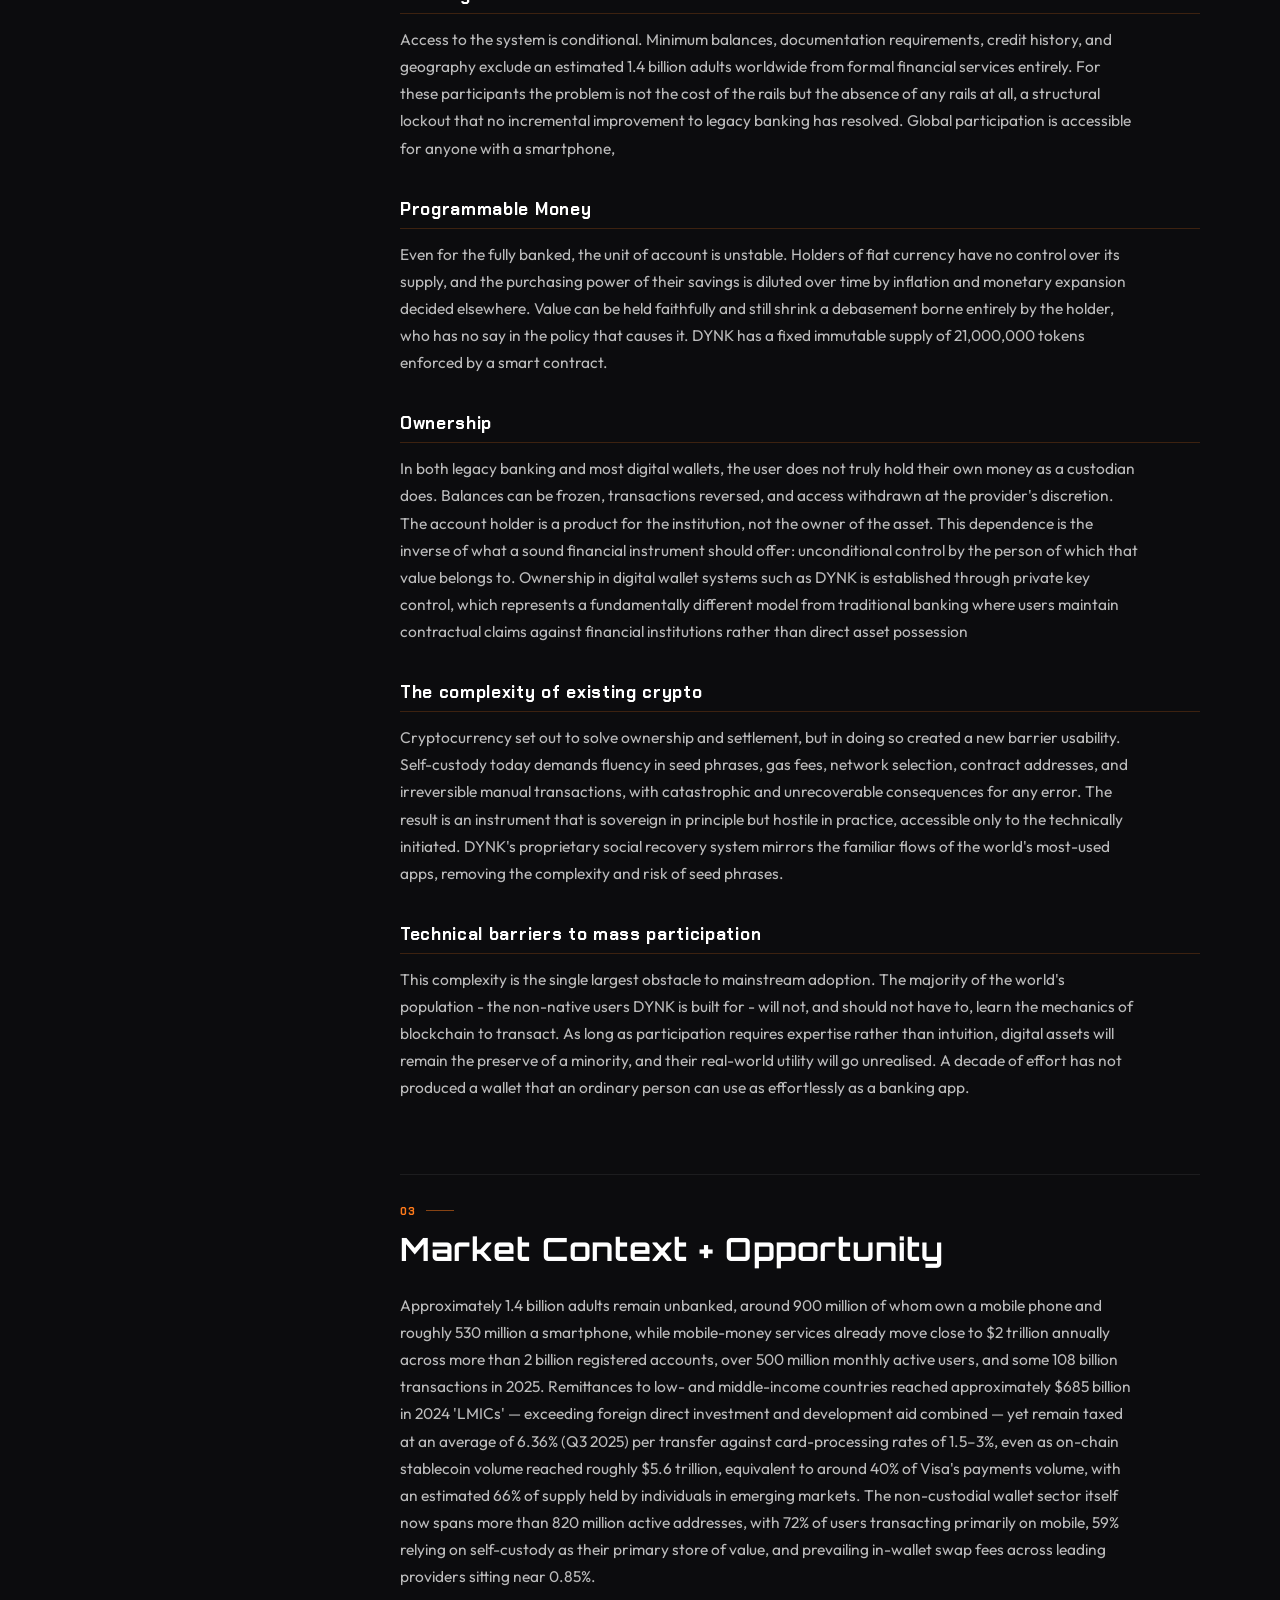
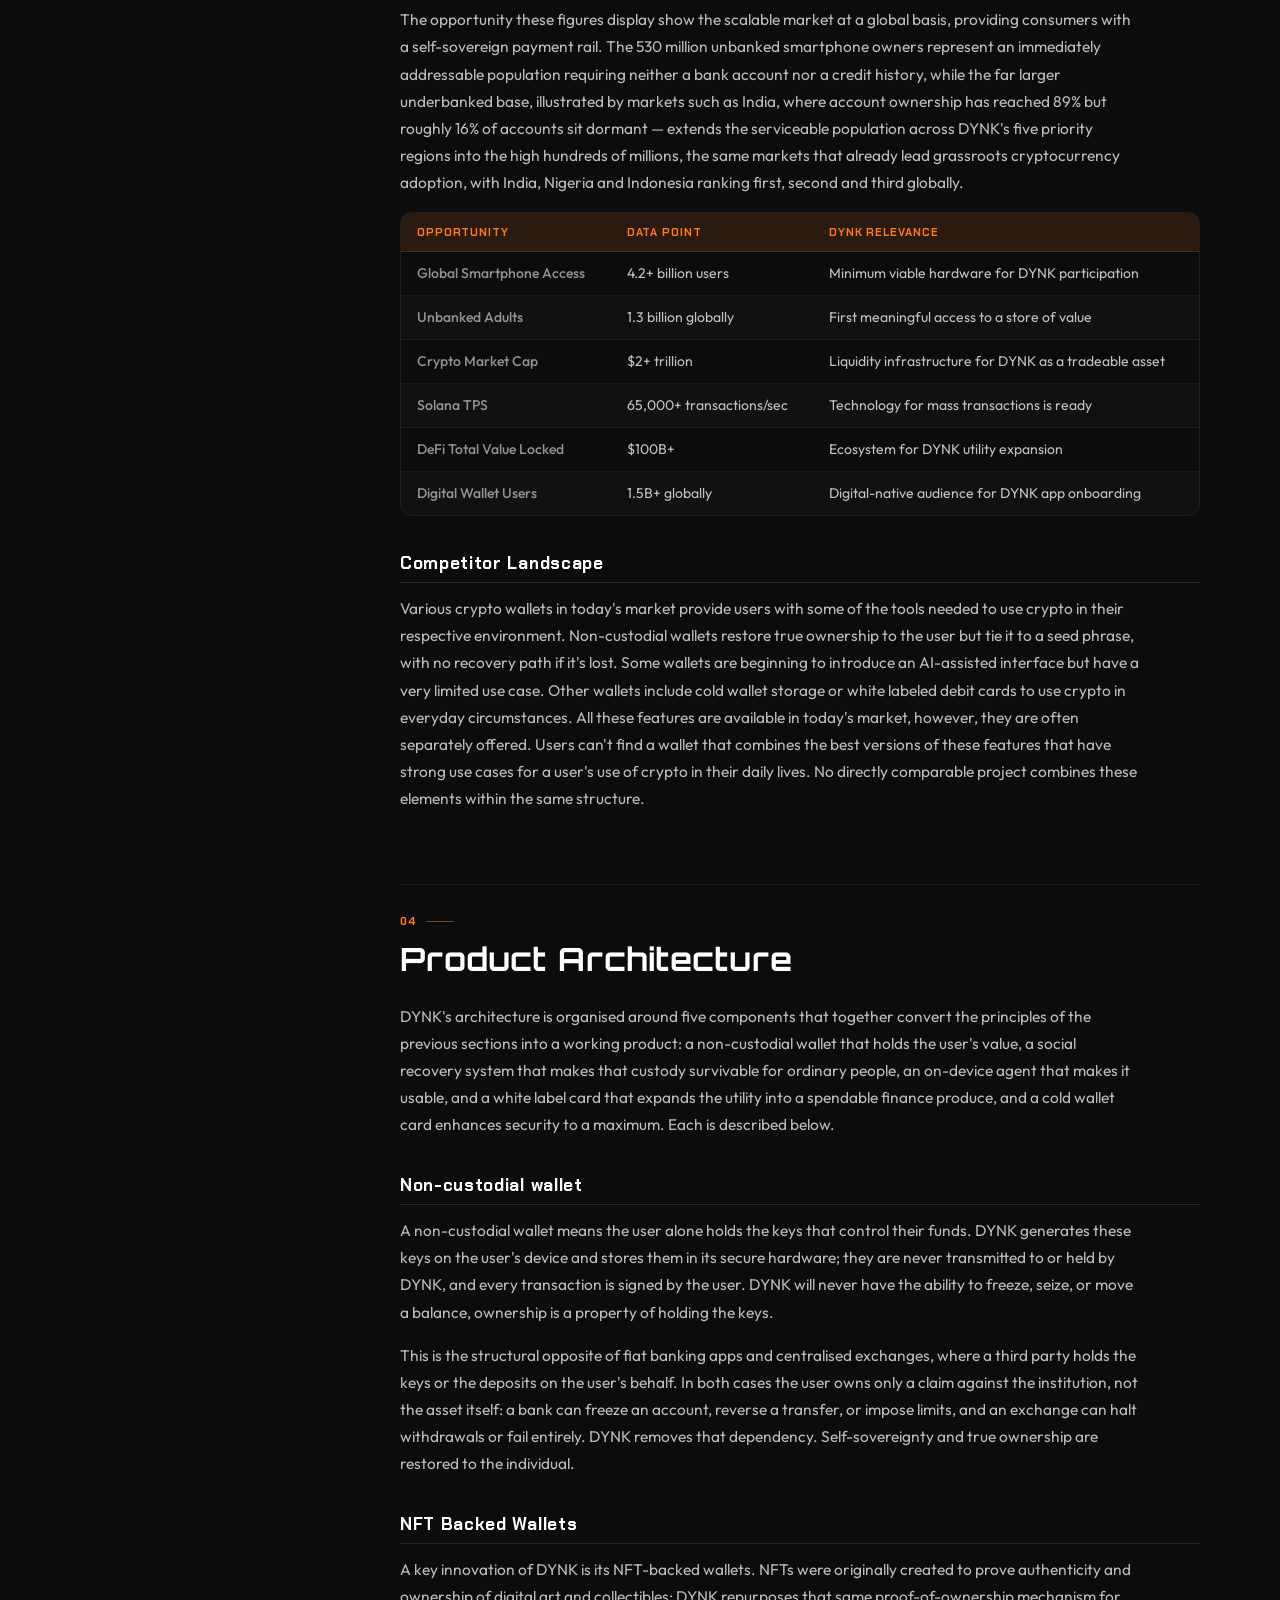
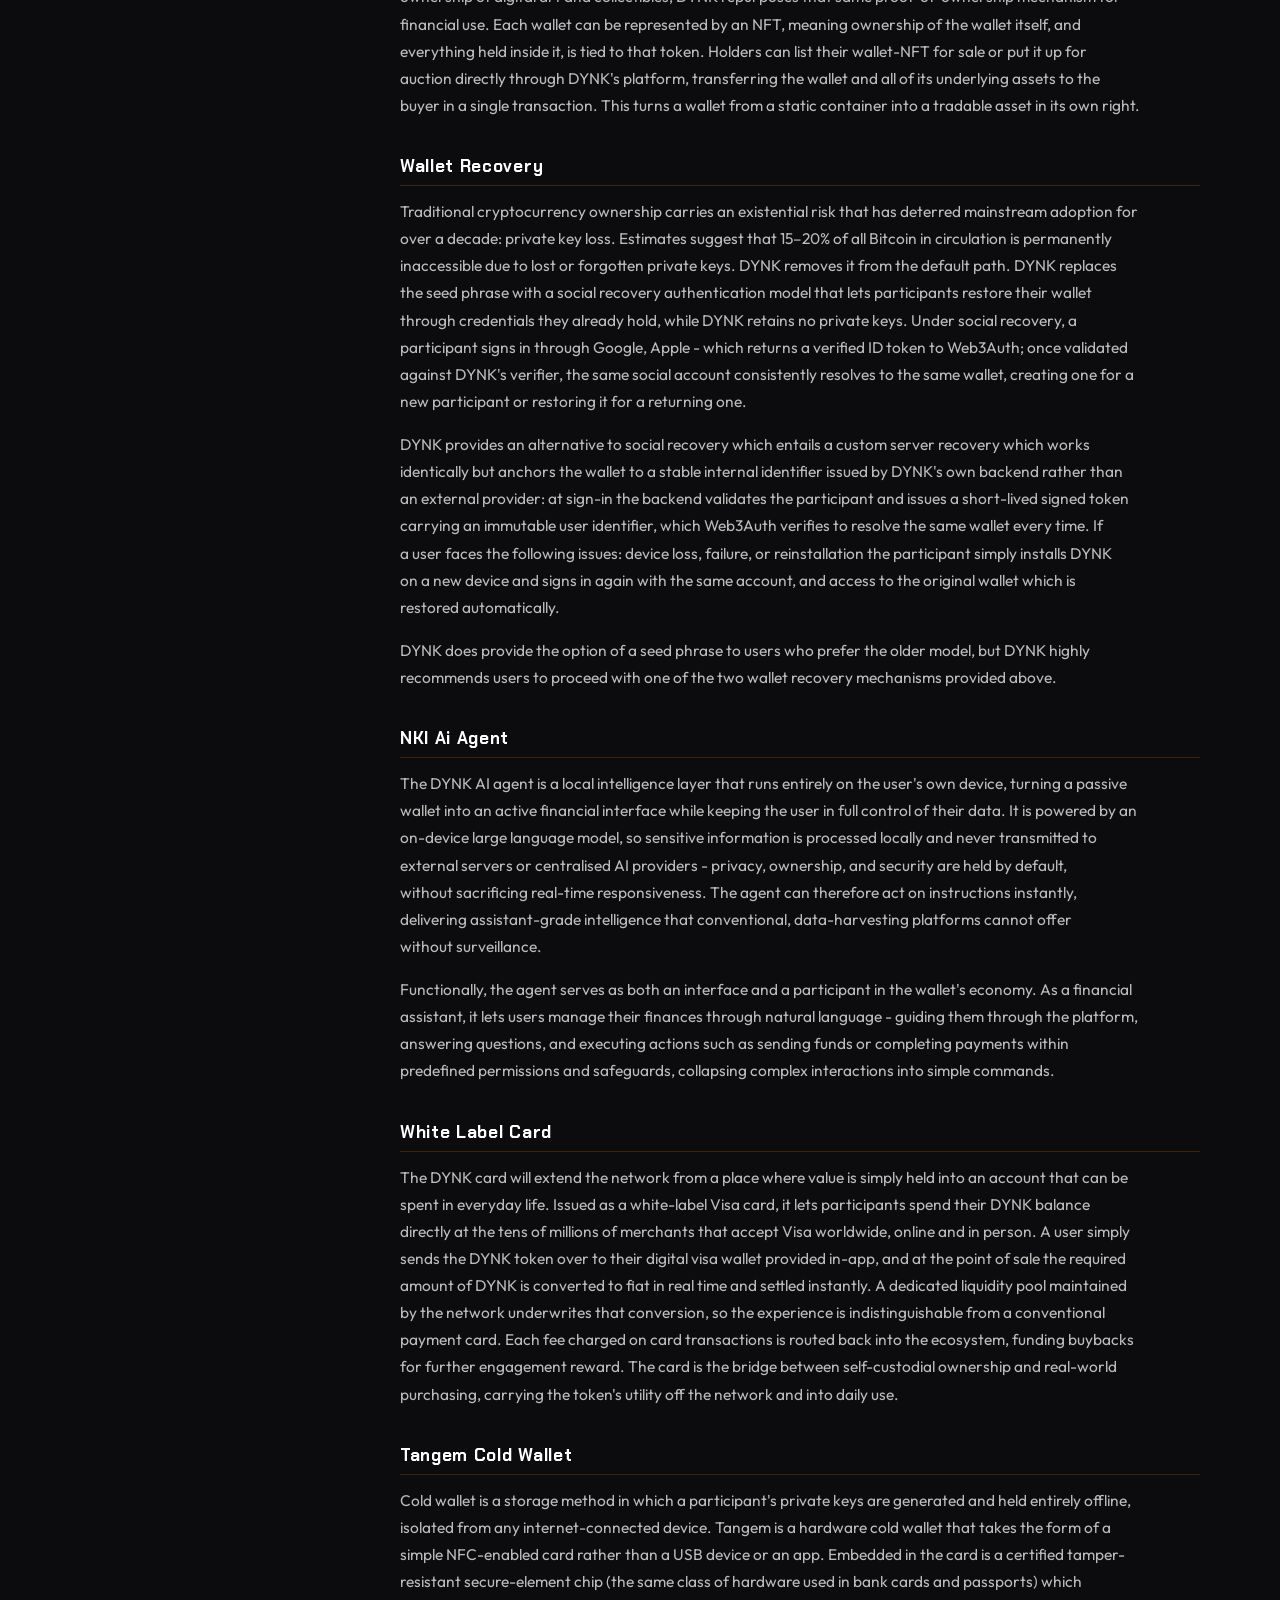
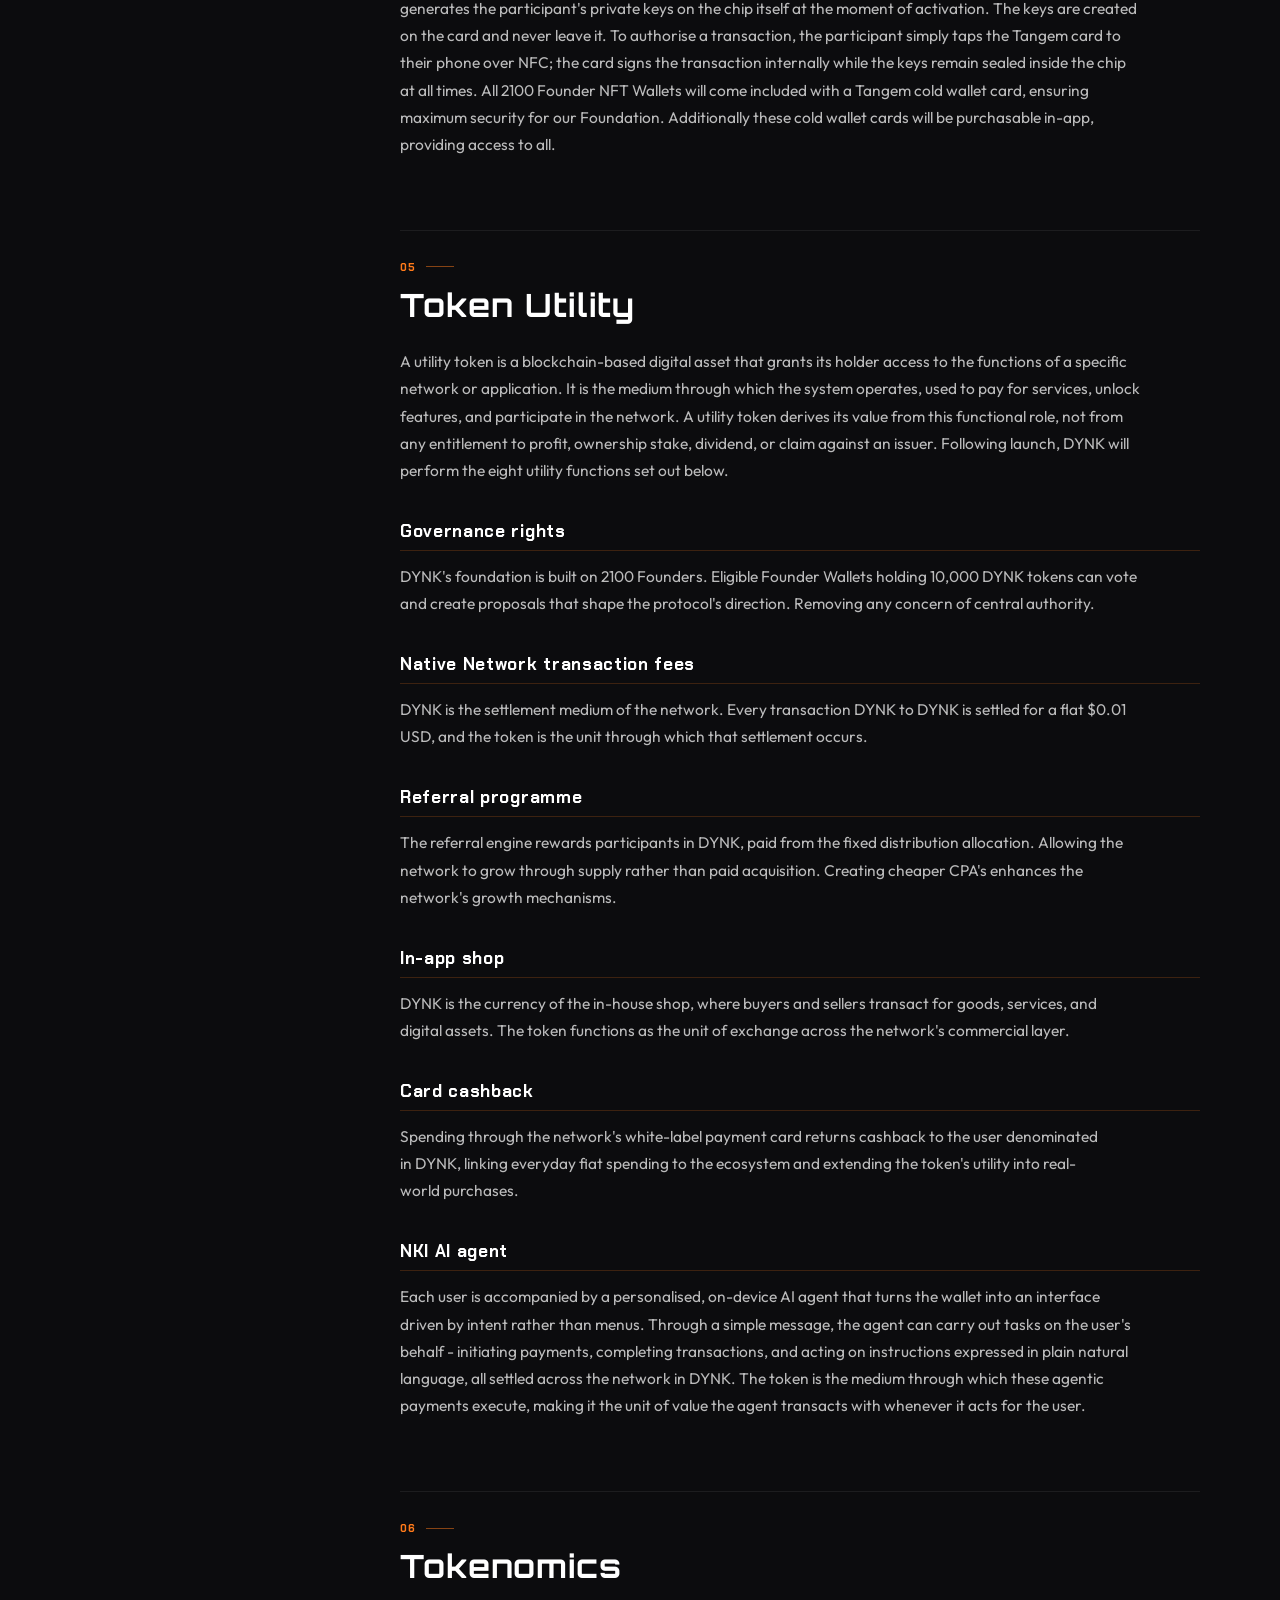
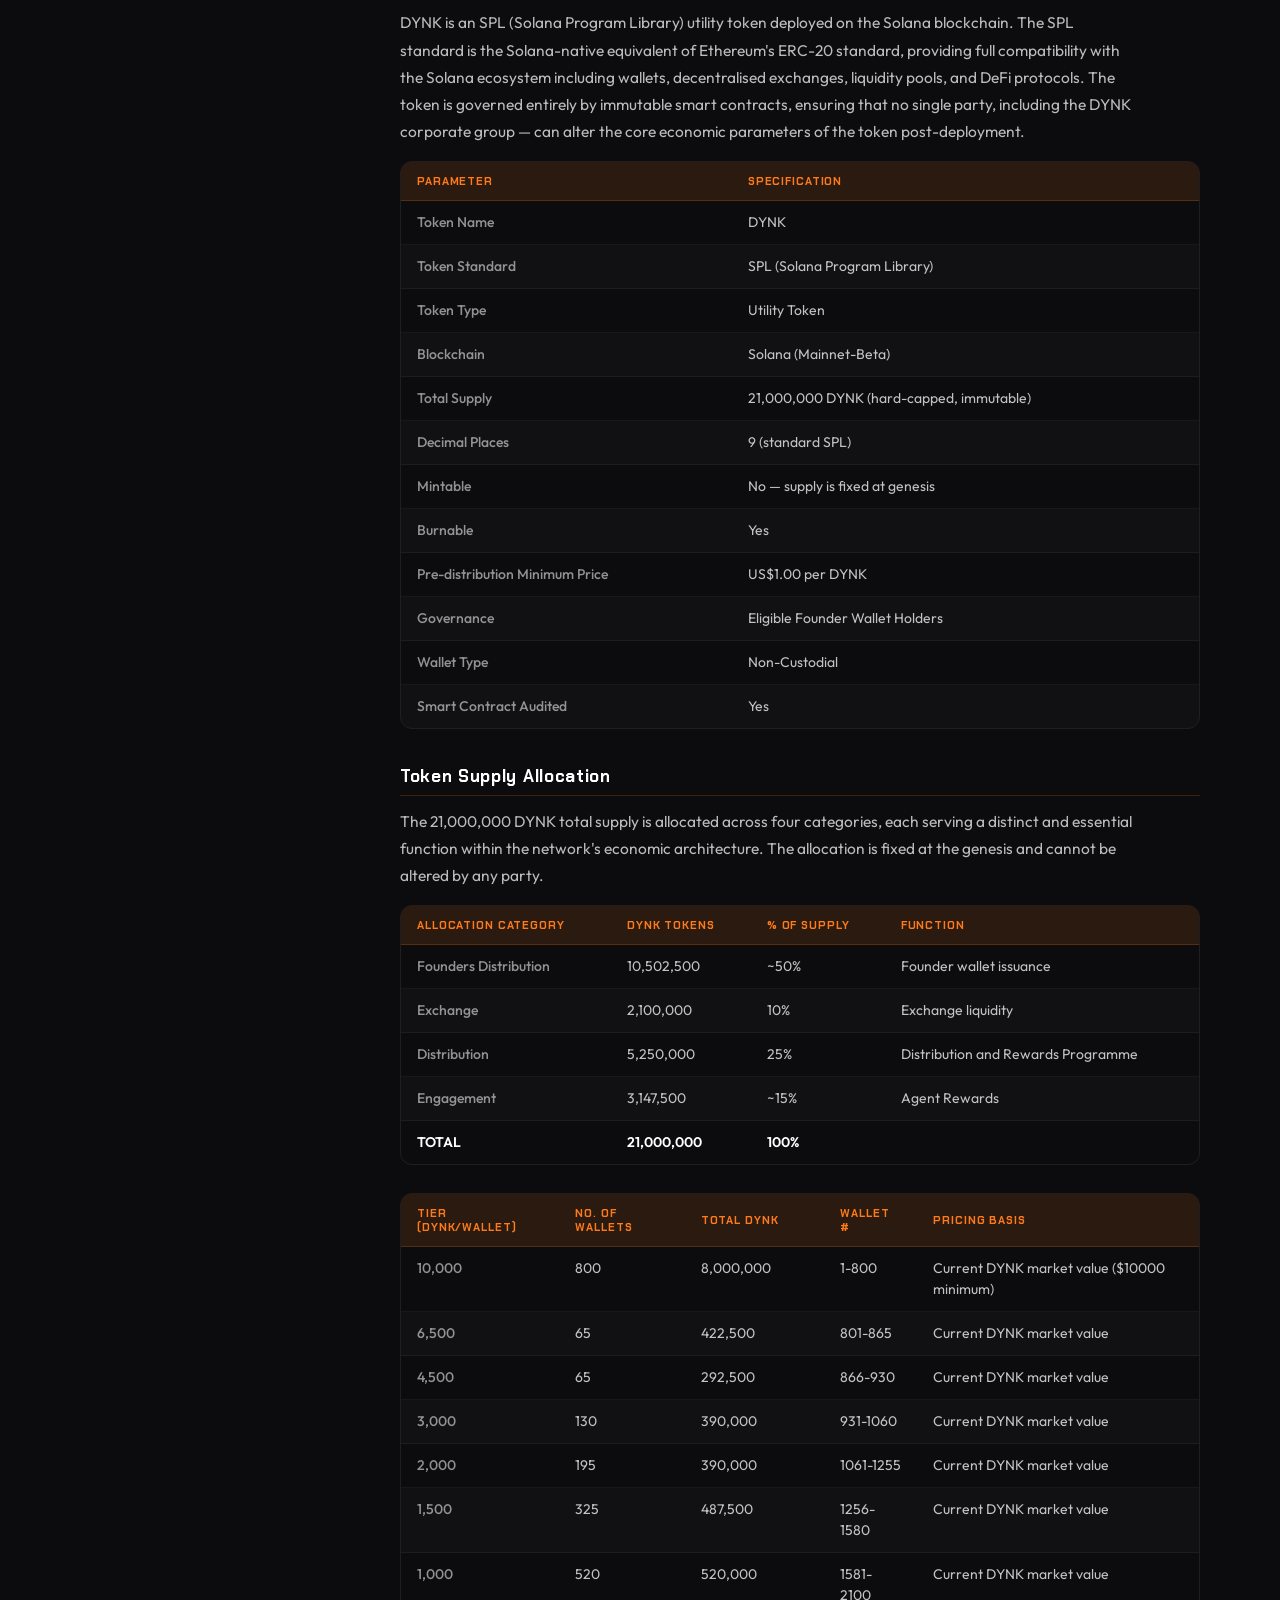
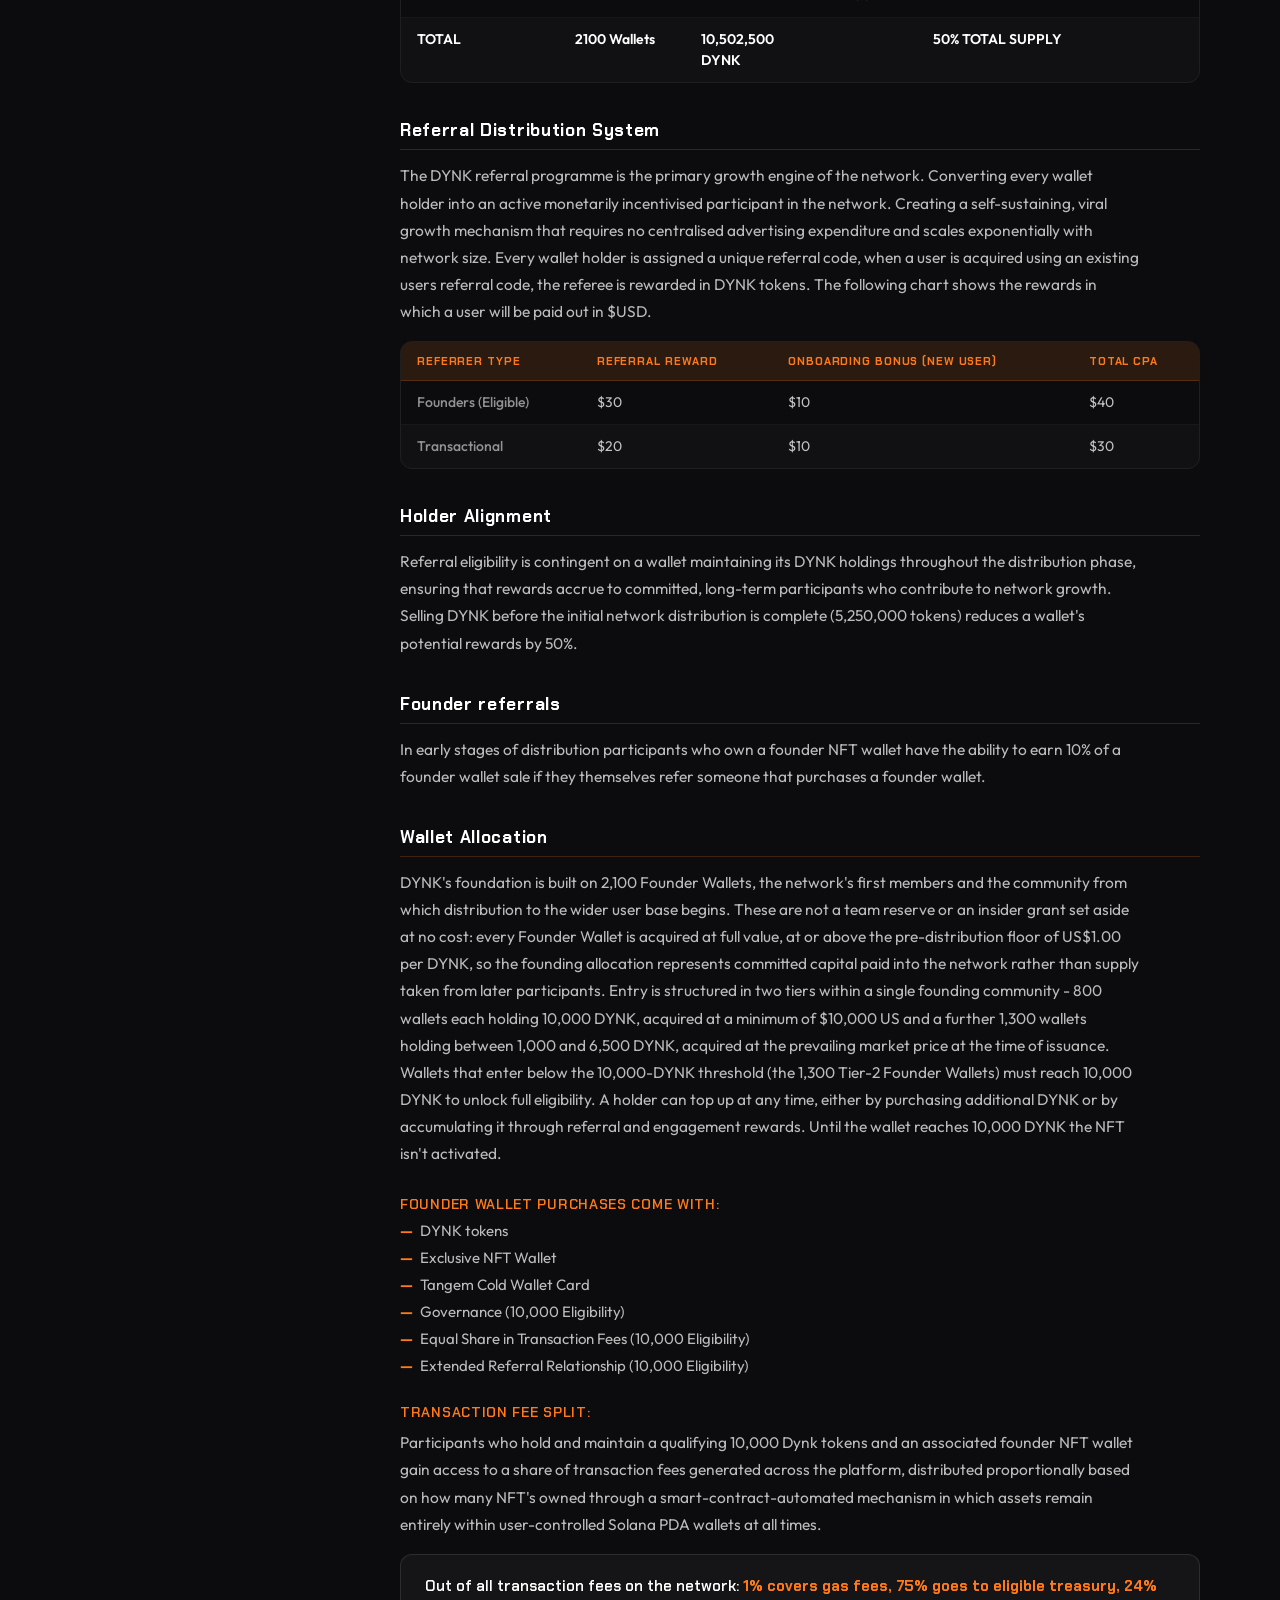
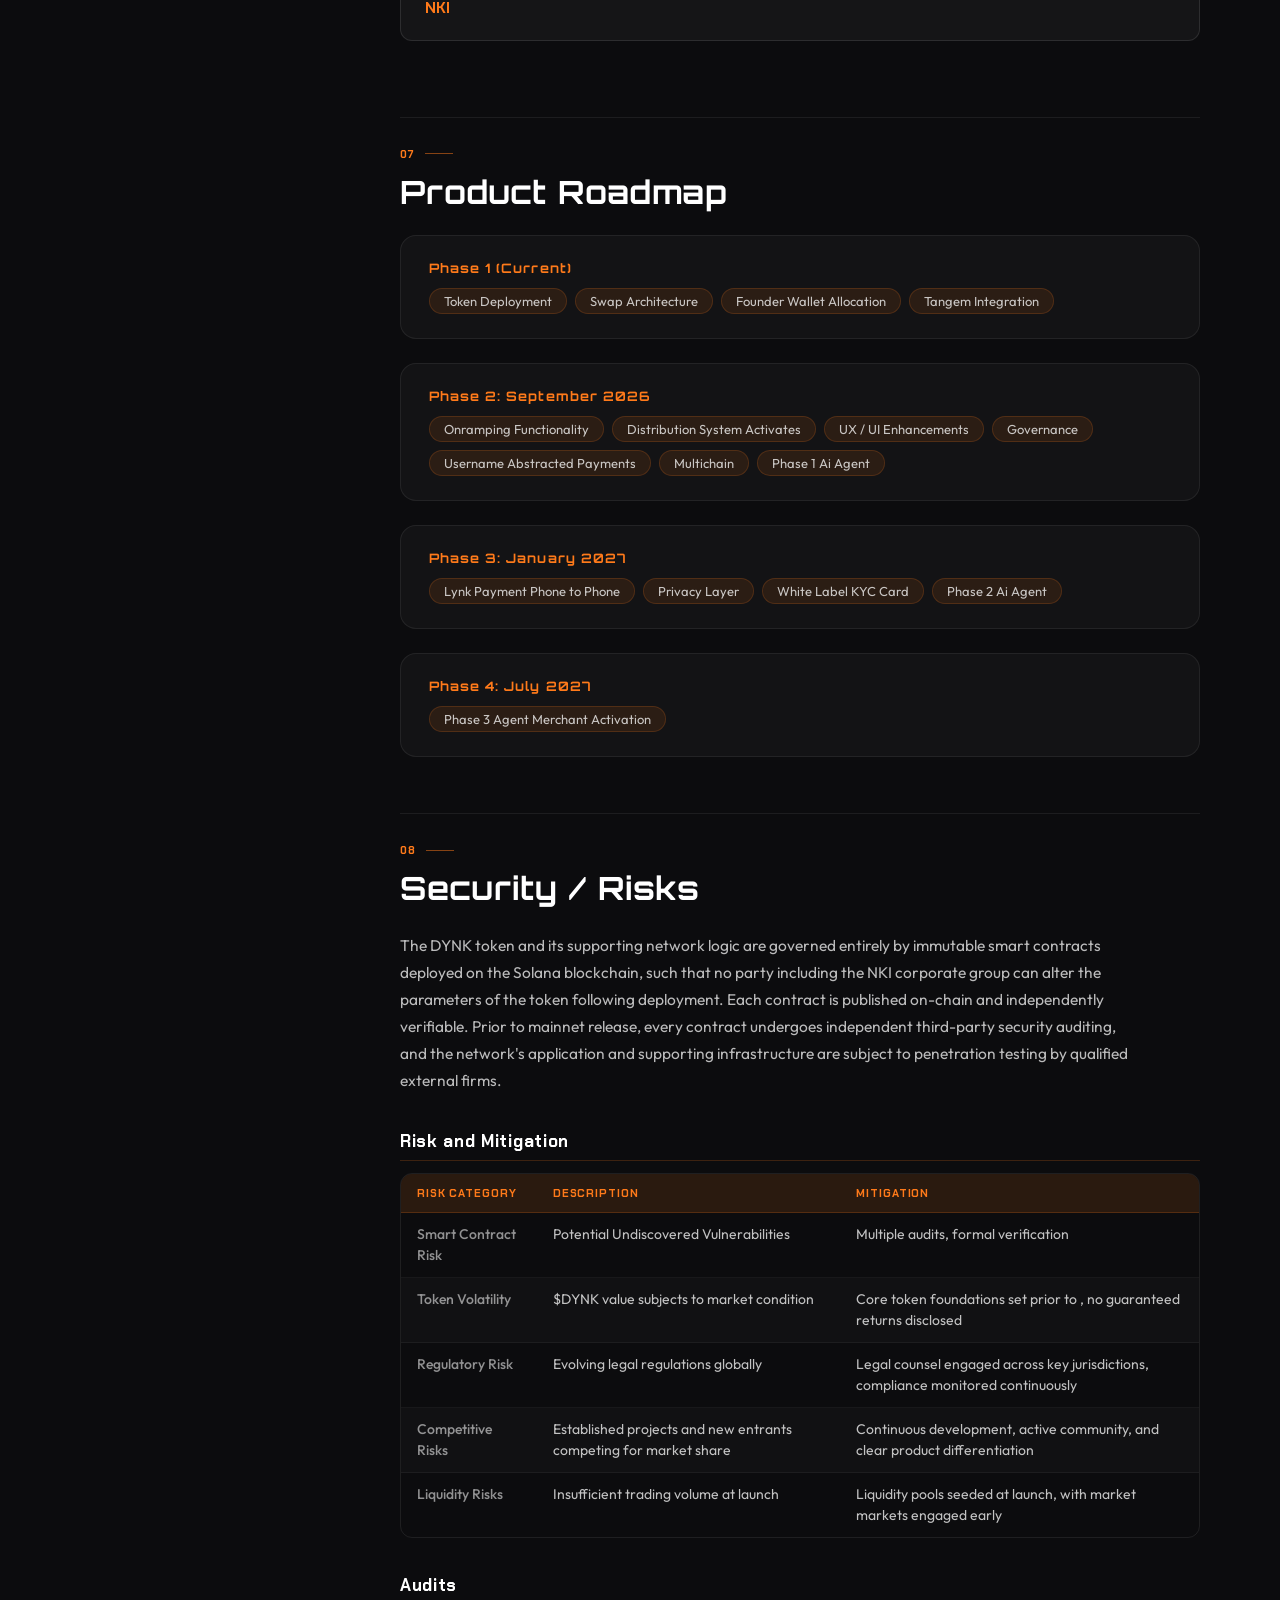
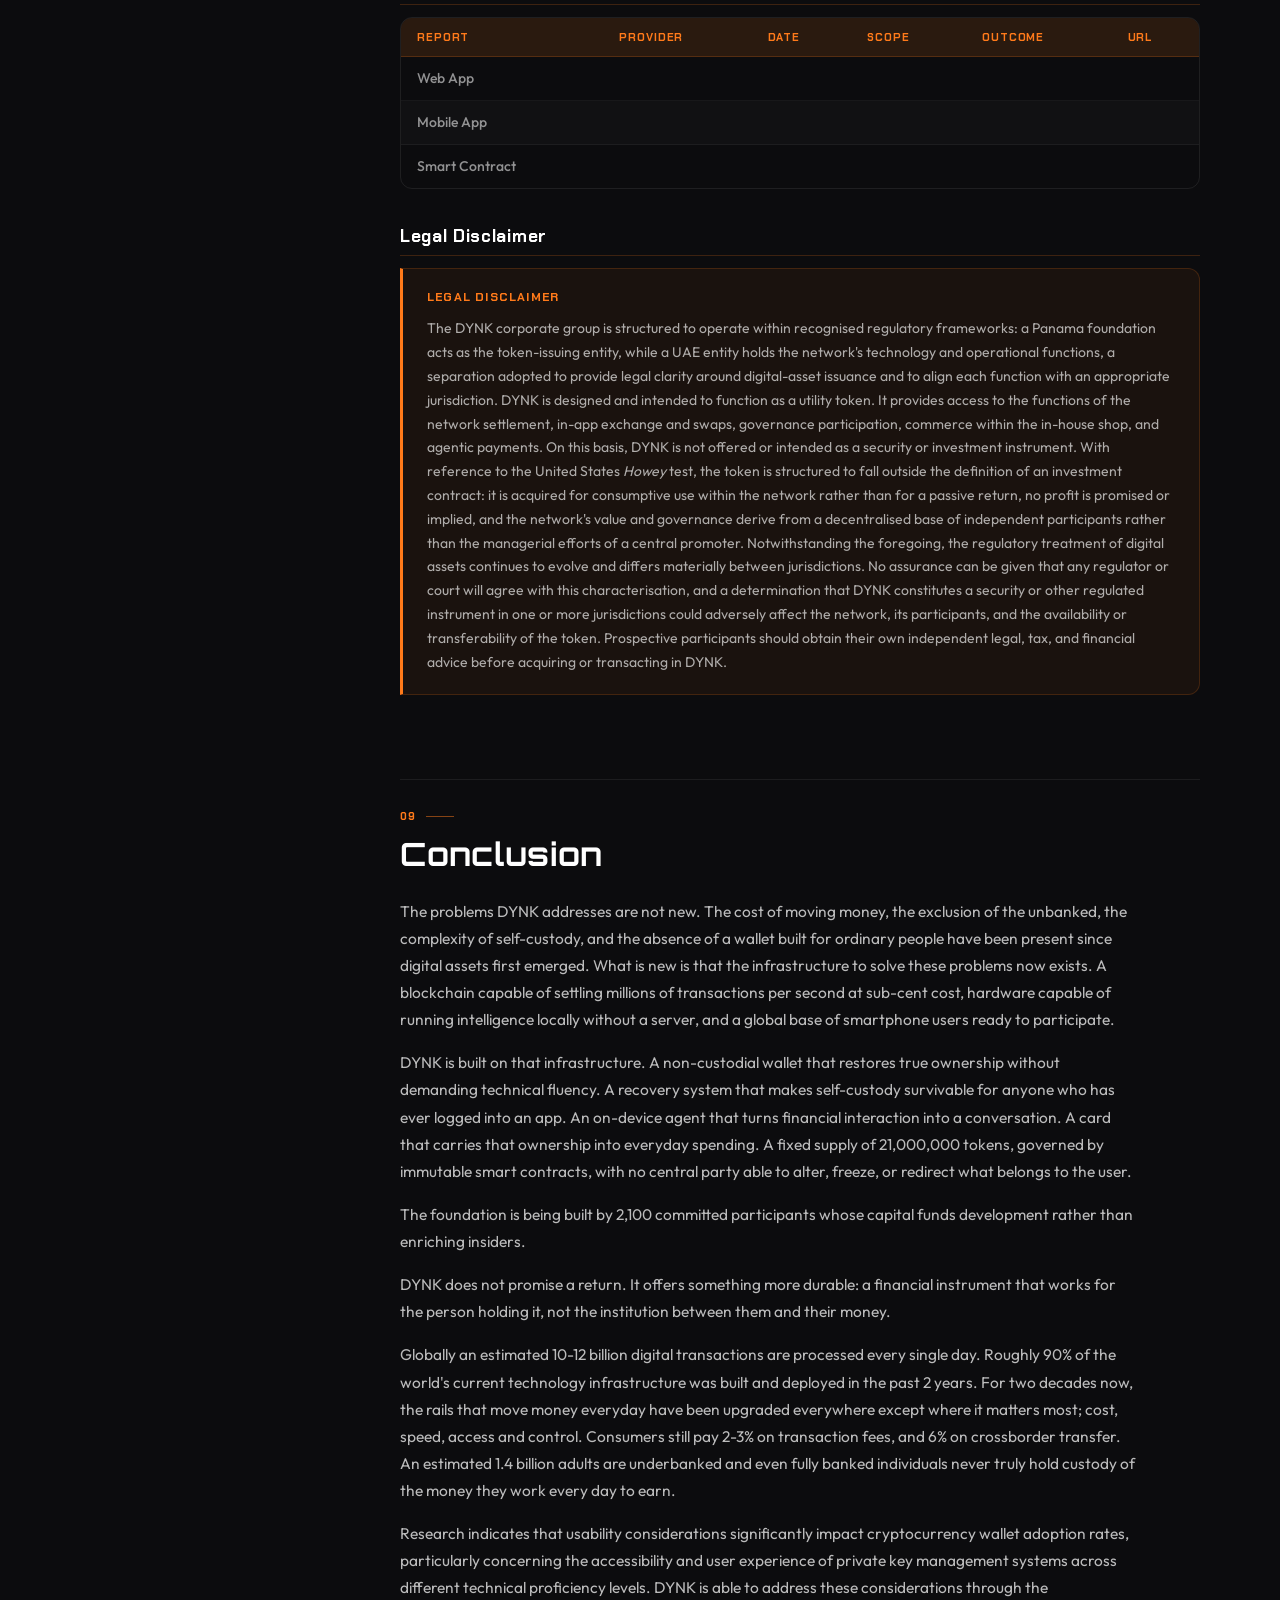
<file: whitepaper/index.html>
<!DOCTYPE html>
<html lang="en">
<head>
<meta charset="UTF-8">
<meta name="viewport" content="width=device-width, initial-scale=1.0">
<title>DYNK — Whitepaper</title>
<link rel="icon" type="image/png" href="../assets/dynk-gradient-mark.png">
<link href="https://fonts.googleapis.com/css2?family=Chakra+Petch:wght@400;500;600;700&family=Outfit:wght@300;400;500;600;700&family=Orbitron:wght@400;500;600;700;800;900&display=swap" rel="stylesheet">
<link rel="stylesheet" href="../hero.css">
<link rel="stylesheet" href="../sections.css">
<link rel="stylesheet" href="../scroll-anim.css">
<link rel="stylesheet" href="../whitepaper.css">
<link rel="stylesheet" href="https://cdnjs.cloudflare.com/ajax/libs/font-awesome/6.5.2/css/all.min.css">
</head>
<body>

<!-- NAV -->
<nav class="nav" id="siteNav">
  <div class="nav-inner">
    <a href="/" class="nav-logo">
      <img src="/assets/dynk-logo.png" alt="DYNK">
    </a>
    <div class="nav-links">
      <a href="/">Home</a>
      <a href="/merchants">Merchants</a>
      <a href="/founders">Founders</a>
    </div>
    <a href="/#waitlist-section" class="nav-platform-btn">Join the Waitlist</a>
    <button class="nav-hamburger" id="navHamburger" aria-label="Toggle menu">
      <span></span><span></span><span></span>
    </button>
  </div>
</nav>
<div class="nav-mobile-menu" id="navMobileMenu">
  <a href="/">Home</a>
  <a href="/merchants">Merchants</a>
  <a href="/founders">Founders</a>
  <a href="/#waitlist-section" class="nav-mobile-cta">Join the Waitlist</a>
</div>

<!-- HERO BAND -->
<section class="wp-hero">
  <div class="wp-hero-inner">
    <div class="wp-hero-tag">Official Whitepaper</div>
    <div class="wp-hero-title">DYNK NETWORK</div>
    <div class="wp-hero-sub">Own it. Grow it.</div>

    <div class="wp-hero-meta">
      <div class="wp-meta-row"><span class="wp-meta-key">Token</span><span class="wp-meta-val">DYNK</span></div>
      <div class="wp-meta-row"><span class="wp-meta-key">Standard</span><span class="wp-meta-val">SPL (Solana Program Library)</span></div>
      <div class="wp-meta-row"><span class="wp-meta-key">Blockchain</span><span class="wp-meta-val">Solana (Mainnet-Beta)</span></div>
      <div class="wp-meta-row"><span class="wp-meta-key">Maximum Supply</span><span class="wp-meta-val">21,000,000 DYNK (hard-capped, immutable)</span></div>
      <div class="wp-meta-row"><span class="wp-meta-key">Token Type</span><span class="wp-meta-val">Utility Token</span></div>
      <div class="wp-meta-row"><span class="wp-meta-key">Wallet</span><span class="wp-meta-val">Non-custodial</span></div>
      <div class="wp-meta-row"><span class="wp-meta-key">Corporate Structure</span><span class="wp-meta-val" style="white-space: nowrap;">UAE (technology) · Panama (foundation &amp; token entity)</span></div>
      <div class="wp-meta-row wp-meta-row--full"><span class="wp-meta-key">Contract Address</span><span class="wp-meta-val" style="font-family: monospace; font-size: 13px; letter-spacing: 0.02em;">EsHRhgzVaTRANVaSfjqhmKQeSo6hFZagB422NpHV5ASq</span></div>
      <div class="wp-meta-row"><span class="wp-meta-key">Version</span><span class="wp-meta-val">2026 - July</span></div>
    </div>
  </div>
</section>

<!-- DOCUMENT BODY -->
<div class="wp-body">
  <div class="wp-body-inner">
    <div class="wp-layout">

      <!-- TOC SIDEBAR -->
      <aside class="wp-toc" id="wpToc">
        <div class="wp-toc-label">Contents</div>
        <ul class="wp-toc-list">
          <li><a href="#notice">Notice &amp; Disclaimer</a></li>
          <li><a href="#s1">1. Abstract</a></li>
          <li><a href="#s2">2. The Problem</a></li>
          <li><a href="#s3">3. Market Context + Opportunity</a></li>
          <li><a href="#s4">4. Product Architecture</a></li>
          <li><a href="#s5">5. Token Utility</a></li>
          <li><a href="#s6">6. Tokenomics</a></li>
          <li><a href="#s7">7. Product Roadmap</a></li>
          <li><a href="#s8">8. Security / Risk</a></li>
          <li><a href="#s9">9. Conclusion</a></li>
        </ul>
      </aside>

      <!-- ARTICLE -->
      <article class="wp-article">

        <!-- NOTICE -->
        <section class="wp-section" id="notice">
          <div class="wp-section-num">Notice</div>
          <h2 class="wp-h2">Notice and disclaimer</h2>
          <div class="wp-callout">
            <div class="wp-callout-title">Important Legal Notice</div>
            <ul>
              <li>Dynk does not conduct, and has not conducted, any presale, initial coin offering, or any other form of pre launch capital raise through the distribution of DYNK tokens or associated NFTs.</li>
              <li>DYNK is a utility token designed solely for use within the DYNK application. It does not confer any ownership, equity, dividend, revenue‑share, or profit‑sharing rights. Holding DYNK does not represent an investment in DYNK, ENKI Enterprises, or any affiliated entity.</li>
              <li>The purpose of this white paper is strictly educational and does not constitute, or should be construed as, an offer to sell or a solicitation of an offer to buy any product or service DYNK related.</li>
              <li>The contents of this whitepaper are subject to revision and amendment at any time without notice. The most current version supersedes all prior versions and should be treated as the definitive reference.</li>
              <li>Distribution, use, or holding of DYNK may be restricted or prohibited in certain jurisdictions. Prospective users are responsible for ensuring compliance with applicable local laws and regulations before acquiring or using DYNK.</li>
              <li>While we have structured DYNK as a utility token and have engaged counsel in key jurisdictions (U.S, EU, UAE, Australia), the regulatory landscape for digital assets is evolving. There can be no assurance that regulators will not classify DYNK or related activities differently in the future, which could affect the product's availability or functionality.</li>
              <li>The whitepaper contains no promise of guarantee of returns, yield, interest, staking rewards, or any form of financial gain from holding or using DYNK. All statements regarding price, liquidity, or value are illustrative only and do not constitute a guarantee.</li>
            </ul>
          </div>
        </section>

        <!-- ABSTRACT -->
        <section class="wp-section" id="s1">
          <div class="wp-section-num">01</div>
          <h2 class="wp-h2">Abstract</h2>
          <p class="wp-p">DYNK is a decentralised utility token and non-custodial wallet built on the Solana blockchain, engineered to settle transactions at a cost of $0.01 in approximately 400 milliseconds. DYNK's mission is to close the tangible gap between mass non-native crypto users and the practical, real-world utility of blockchain technology to make crypto as simple and intuitive as current fiat banking apps. DYNK is a non-custodial wallet, meaning users hold their own private keys and retain full ownership of their funds at all times, at the heart of the network is an on-device Ai agent, built to assist non-native crypto users.</p>
          <p class="wp-p">Everyday payments are fundamentally inefficient. The infrastructure that moves money has accumulated layers of intermediaries. Card networks inflate processing fees and banks each extract a margin while delaying settlement. Consumers bear an estimated 1.5 to 3% on every card transaction, and merchants forfeit a meaningful share of every sale to processing costs they have no power to negotiate. An estimated 1.4 billion adults globally remain entirely unbanked, settlement is slow and reversible only at the discretion of institutions. The result is a system in which value leaks constantly, control sits with custodians rather than account holders, and the people with the least access pay the most.</p>
          <p class="wp-p">DYNK settles transactions directly on-chain at a fixed fee of $0.01, utilizing an on-device artificial intelligence agent to abstract cryptocurrency complexity including gas fees, address formats, and confirmation requirements. Furthermore wallet abstractions will be integrated into the platform at a later stage, replacing a wallet address with a user's chosen username. The system incorporates a Web 3 authentication protocol to reduce the complexity associated with seed phrase management for users unfamiliar with blockchain technology.</p>
        </section>

        <!-- THE PROBLEM -->
        <section class="wp-section" id="s2">
          <div class="wp-section-num">02</div>
          <h2 class="wp-h2">The Problem</h2>
          <p class="wp-p">The infrastructure that moves and stores everyday money was not designed for the world it now operates in. It predates the smartphone, the internet of value, and the expectation of instant, borderless settlement. Consumers and businesses are left to absorb the cost of that obsolescence, in fees, delay, exclusion, and the quiet surrender of control over their own funds. DYNK exists to resolve a connected set of failures across both the legacy financial system and the cryptocurrency ecosystem that set out to replace it.</p>

          <h3 class="wp-h3">Transaction fees</h3>
          <p class="wp-p">Every traditional payment passes through a chain of intermediaries - card networks, processing fees and cross-border flows, corresponding banks each extract a margin. Consumers ultimately bear these costs through higher prices, while merchants forfeit a meaningful share of every sale to fees they cannot negotiate. Cross-border remittances remain the starkest example, averaging well above 6% in total cost. A system in which moving money is expensive by default and generates profit for the intermediaries. DYNK replaces these excessive fees with a flat $0.01 settlement fee, allowing value to move anywhere in the world at a fraction of the cost of traditional rails, regardless of the amount, distance, or borders crossed.</p>

          <h3 class="wp-h3">Settlement speed</h3>
          <p class="wp-p">Beneath the appearance of instant payment, legacy rails settle slowly. Card authorisations are provisional, reversible, and batch-settled over days; international transfers can take longer still. Capital sits in transit, businesses manage around unpredictable clearing times, and finally the certainty that a payment is truly complete is deferred to the discretion of institutions the user never chose. DYNK transactions are settled instantaneously, globally.</p>

          <h3 class="wp-h3">Technological Sustainability</h3>
          <p class="wp-p">Legacy card payments run through vast networks of data centres and intermediary banks, consuming an estimated ten times more electricity per transaction than DYNK. Built on Solana's proof of stake blockchain, DYNK settles value directly on the chain, removing those redundant layers to deliver payments that are faster, cheaper, and far less energy intensive.</p>

          <h3 class="wp-h3">Banking exclusion</h3>
          <p class="wp-p">Access to the system is conditional. Minimum balances, documentation requirements, credit history, and geography exclude an estimated 1.4 billion adults worldwide from formal financial services entirely. For these participants the problem is not the cost of the rails but the absence of any rails at all, a structural lockout that no incremental improvement to legacy banking has resolved. Global participation is accessible for anyone with a smartphone,</p>

          <h3 class="wp-h3">Programmable Money</h3>
          <p class="wp-p">Even for the fully banked, the unit of account is unstable. Holders of fiat currency have no control over its supply, and the purchasing power of their savings is diluted over time by inflation and monetary expansion decided elsewhere. Value can be held faithfully and still shrink  a debasement borne entirely by the holder, who has no say in the policy that causes it. DYNK has a fixed immutable supply of 21,000,000 tokens enforced by a smart contract.</p>

          <h3 class="wp-h3">Ownership</h3>
          <p class="wp-p">In both legacy banking and most digital wallets, the user does not truly hold their own money as a custodian does. Balances can be frozen, transactions reversed, and access withdrawn at the provider's discretion. The account holder is a product for the institution, not the owner of the asset. This dependence is the inverse of what a sound financial instrument should offer: unconditional control by the person of which that value belongs to. Ownership in digital wallet systems such as DYNK is established through private key control, which represents a fundamentally different model from traditional banking where users maintain contractual claims against financial institutions rather than direct asset possession</p>

          <h3 class="wp-h3">The complexity of existing crypto</h3>
          <p class="wp-p">Cryptocurrency set out to solve ownership and settlement, but in doing so created a new barrier usability. Self-custody today demands fluency in seed phrases, gas fees, network selection, contract addresses, and irreversible manual transactions, with catastrophic and unrecoverable consequences for any error. The result is an instrument that is sovereign in principle but hostile in practice, accessible only to the technically initiated. DYNK's proprietary social recovery system mirrors the familiar flows of the world's most-used apps, removing the complexity and risk of seed phrases.</p>

          <h3 class="wp-h3">Technical barriers to mass participation</h3>
          <p class="wp-p">This complexity is the single largest obstacle to mainstream adoption. The majority of the world's population -  the non-native users DYNK is built for - will not, and should not have to, learn the mechanics of blockchain to transact. As long as participation requires expertise rather than intuition, digital assets will remain the preserve of a minority, and their real-world utility will go unrealised. A decade of effort has not produced a wallet that an ordinary person can use as effortlessly as a banking app.</p>
        </section>

        <!-- MARKET CONTEXT -->
        <section class="wp-section" id="s3">
          <div class="wp-section-num">03</div>
          <h2 class="wp-h2">Market Context + Opportunity</h2>
          <p class="wp-p">Approximately 1.4 billion adults remain unbanked, around 900 million of whom own a mobile phone and roughly 530 million a smartphone, while mobile-money services already move close to $2 trillion annually across more than 2 billion registered accounts, over 500 million monthly active users, and some 108 billion transactions in 2025. Remittances to low- and middle-income countries reached approximately $685 billion in 2024 'LMICs' — exceeding foreign direct investment and development aid combined — yet remain taxed at an average of 6.36% (Q3 2025) per transfer against card-processing rates of 1.5–3%, even as on-chain stablecoin volume reached roughly $5.6 trillion, equivalent to around 40% of Visa's payments volume, with an estimated 66% of supply held by individuals in emerging markets. The non-custodial wallet sector itself now spans more than 820 million active addresses, with 72% of users transacting primarily on mobile, 59% relying on self-custody as their primary store of value, and prevailing in-wallet swap fees across leading providers sitting near 0.85%.</p>
          <p class="wp-p">The opportunity these figures display show the scalable market at a global basis, providing consumers with a self-sovereign payment rail. The 530 million unbanked smartphone owners represent an immediately addressable population requiring neither a bank account nor a credit history, while the far larger underbanked base, illustrated by markets such as India, where account ownership has reached 89% but roughly 16% of accounts sit dormant — extends the serviceable population across DYNK's five priority regions into the high hundreds of millions, the same markets that already lead grassroots cryptocurrency adoption, with India, Nigeria and Indonesia ranking first, second and third globally.</p>

          <div class="wp-table-wrap">
            <table class="wp-table">
              <thead>
                <tr>
                  <th>Opportunity</th>
                  <th>Data Point</th>
                  <th>DYNK Relevance</th>
                </tr>
              </thead>
              <tbody>
                <tr><td data-label="Opportunity">Global Smartphone Access</td><td data-label="Data Point">4.2+ billion users</td><td data-label="DYNK Relevance">Minimum viable hardware for DYNK participation</td></tr>
                <tr><td data-label="Opportunity">Unbanked Adults</td><td data-label="Data Point">1.3 billion globally</td><td data-label="DYNK Relevance">First meaningful access to a store of value</td></tr>
                <tr><td data-label="Opportunity">Crypto Market Cap</td><td data-label="Data Point">$2+ trillion</td><td data-label="DYNK Relevance">Liquidity infrastructure for DYNK as a tradeable asset</td></tr>
                <tr><td data-label="Opportunity">Solana TPS</td><td data-label="Data Point">65,000+ transactions/sec</td><td data-label="DYNK Relevance">Technology for mass transactions is ready</td></tr>
                <tr><td data-label="Opportunity">DeFi Total Value Locked</td><td data-label="Data Point">$100B+</td><td data-label="DYNK Relevance">Ecosystem for DYNK utility expansion</td></tr>
                <tr><td data-label="Opportunity">Digital Wallet Users</td><td data-label="Data Point">1.5B+ globally</td><td data-label="DYNK Relevance">Digital-native audience for DYNK app onboarding</td></tr>
              </tbody>
            </table>
          </div>

          <h3 class="wp-h3">Competitor Landscape</h3>
          <p class="wp-p">Various crypto wallets in today's market provide users with some of the tools needed to use crypto in their respective environment. Non-custodial wallets restore true ownership to the user but tie it to a seed phrase, with no recovery path if it's lost. Some wallets are beginning to introduce an AI-assisted interface but have a very limited use case. Other wallets include cold wallet storage or white labeled debit cards to use crypto in everyday circumstances. All these features are available in today's market, however, they are often separately offered. Users can't find a wallet that combines the best versions of these features that have strong use cases for a user's use of crypto in their daily lives. No directly comparable project combines these elements within the same structure.</p>
        </section>

        <!-- PRODUCT ARCHITECTURE -->
        <section class="wp-section" id="s4">
          <div class="wp-section-num">04</div>
          <h2 class="wp-h2">Product Architecture</h2>
          <p class="wp-p">DYNK's architecture is organised around five components that together convert the principles of the previous sections into a working product: a non-custodial wallet that holds the user's value, a social recovery system that makes that custody survivable for ordinary people, an on-device agent that makes it usable, and a white label card that expands the utility into a spendable finance produce, and a cold wallet card enhances security to a maximum. Each is described below.</p>

          <h3 class="wp-h3">Non-custodial wallet</h3>
          <p class="wp-p">A non-custodial wallet means the user alone holds the keys that control their funds. DYNK generates these keys on the user's device and stores them in its secure hardware; they are never transmitted to or held by DYNK, and every transaction is signed by the user. DYNK will never have the ability to freeze, seize, or move a balance, ownership is a property of holding the keys.</p>
          <p class="wp-p">This is the structural opposite of fiat banking apps and centralised exchanges, where a third party holds the keys or the deposits on the user's behalf. In both cases the user owns only a claim against the institution, not the asset itself: a bank can freeze an account, reverse a transfer, or impose limits, and an exchange can halt withdrawals or fail entirely. DYNK removes that dependency. Self-sovereignty and true ownership are restored to the individual.</p>

          <h3 class="wp-h3">NFT Backed Wallets</h3>
          <p class="wp-p">A key innovation of DYNK is its NFT-backed wallets. NFTs were originally created to prove authenticity and ownership of digital art and collectibles; DYNK repurposes that same proof-of-ownership mechanism for financial use. Each wallet can be represented by an NFT, meaning ownership of the wallet itself, and everything held inside it, is tied to that token. Holders can list their wallet-NFT for sale or put it up for auction directly through DYNK's platform, transferring the wallet and all of its underlying assets to the buyer in a single transaction. This turns a wallet from a static container into a tradable asset in its own right.</p>

          <h3 class="wp-h3">Wallet Recovery</h3>
          <p class="wp-p">Traditional cryptocurrency ownership carries an existential risk that has deterred mainstream adoption for over a decade: private key loss. Estimates suggest that 15–20% of all Bitcoin in circulation is permanently inaccessible due to lost or forgotten private keys. DYNK removes it from the default path. DYNK replaces the seed phrase with a social recovery authentication model that lets participants restore their wallet through credentials they already hold, while DYNK retains no private keys. Under social recovery, a participant signs in through Google, Apple - which returns a verified ID token to Web3Auth; once validated against DYNK's verifier, the same social account consistently resolves to the same wallet, creating one for a new participant or restoring it for a returning one.</p>
          <p class="wp-p">DYNK provides an alternative to social recovery which entails a custom server recovery which works identically but anchors the wallet to a stable internal identifier issued by DYNK's own backend rather than an external provider: at sign-in the backend validates the participant and issues a short-lived signed token carrying an immutable user identifier, which Web3Auth verifies to resolve the same wallet every time. If a user faces the following issues: device loss, failure, or reinstallation the participant simply installs DYNK on a new device and signs in again with the same account, and access to the original wallet which is restored automatically.</p>
          <p class="wp-p">DYNK does provide the option of a seed phrase to users who prefer the older model, but DYNK highly recommends users to proceed with one of the two wallet recovery mechanisms provided above.</p>

          <h3 class="wp-h3">NKI Ai Agent</h3>
          <p class="wp-p">The DYNK AI agent is a local intelligence layer that runs entirely on the user's own device, turning a passive wallet into an active financial interface while keeping the user in full control of their data. It is powered by an on-device large language model, so sensitive information is processed locally and never transmitted to external servers or centralised AI providers - privacy, ownership, and security are held by default, without sacrificing real-time responsiveness. The agent can therefore act on instructions instantly, delivering assistant-grade intelligence that conventional, data-harvesting platforms cannot offer without surveillance.</p>
          <p class="wp-p">Functionally, the agent serves as both an interface and a participant in the wallet's economy. As a financial assistant, it lets users manage their finances through natural language - guiding them through the platform, answering questions, and executing actions such as sending funds or completing payments within predefined permissions and safeguards, collapsing complex interactions into simple commands.</p>

          <h3 class="wp-h3">White Label Card</h3>
          <p class="wp-p">The DYNK card will extend the network from a place where value is simply held into an account that can be spent in everyday life. Issued as a white-label Visa card, it lets participants spend their DYNK balance directly at the tens of millions of merchants that accept Visa worldwide, online and in person. A user simply sends the DYNK token over to their digital visa wallet provided in-app, and at the point of sale the required amount of DYNK is converted to fiat in real time and settled instantly. A dedicated liquidity pool maintained by the network underwrites that conversion, so the experience is indistinguishable from a conventional payment card. Each fee charged on card transactions is routed back into the ecosystem, funding buybacks for further engagement reward. The card is the bridge between self-custodial ownership and real-world purchasing, carrying the token's utility off the network and into daily use.</p>

          <h3 class="wp-h3">Tangem Cold Wallet</h3>
          <p class="wp-p">Cold wallet is a storage method in which a participant's private keys are generated and held entirely offline, isolated from any internet-connected device. Tangem is a hardware cold wallet that takes the form of a simple NFC-enabled card rather than a USB device or an app. Embedded in the card is a certified tamper-resistant secure-element chip (the same class of hardware used in bank cards and passports) which generates the participant's private keys on the chip itself at the moment of activation. The keys are created on the card and never leave it. To authorise a transaction, the participant simply taps the Tangem card to their phone over NFC; the card signs the transaction internally while the keys remain sealed inside the chip at all times. All 2100 Founder NFT Wallets will come included with a Tangem cold wallet card, ensuring maximum security for our Foundation. Additionally these cold wallet cards will be purchasable in-app, providing access to all.</p>
        </section>

        <!-- TOKEN UTILITY -->
        <section class="wp-section" id="s5">
          <div class="wp-section-num">05</div>
          <h2 class="wp-h2">Token Utility</h2>
          <p class="wp-p">A utility token is a blockchain-based digital asset that grants its holder access to the functions of a specific network or application. It is the medium through which the system operates, used to pay for services, unlock features, and participate in the network. A utility token derives its value from this functional role, not from any entitlement to profit, ownership stake, dividend, or claim against an issuer. Following launch, DYNK will perform the eight utility functions set out below.</p>

          <h3 class="wp-h3">Governance rights</h3>
          <p class="wp-p">DYNK's foundation is built on 2100 Founders. Eligible Founder Wallets holding 10,000 DYNK tokens can vote and create proposals that shape the protocol's direction. Removing any concern of central authority.</p>

          <h3 class="wp-h3">Native Network transaction fees</h3>
          <p class="wp-p">DYNK is the settlement medium of the network. Every transaction DYNK to DYNK is settled for a flat $0.01 USD, and the token is the unit through which that settlement occurs.</p>

          <h3 class="wp-h3">Referral programme</h3>
          <p class="wp-p">The referral engine rewards participants in DYNK, paid from the fixed distribution allocation. Allowing the network to grow through supply rather than paid acquisition. Creating cheaper CPA's enhances the network's growth mechanisms.</p>

          <h3 class="wp-h3">In-app shop</h3>
          <p class="wp-p">DYNK is the currency of the in-house shop, where buyers and sellers transact for goods, services, and digital assets. The token functions as the unit of exchange across the network's commercial layer.</p>

          <h3 class="wp-h3">Card cashback</h3>
          <p class="wp-p">Spending through the network's white-label payment card returns cashback to the user denominated in DYNK, linking everyday fiat spending to the ecosystem and extending the token's utility into real-world purchases.</p>

          <h3 class="wp-h3">NKI AI agent</h3>
          <p class="wp-p">Each user is accompanied by a personalised, on-device AI agent that turns the wallet into an interface driven by intent rather than menus. Through a simple message, the agent can carry out tasks on the user's behalf - initiating payments, completing transactions, and acting on instructions expressed in plain natural language, all settled across the network in DYNK. The token is the medium through which these agentic payments execute, making it the unit of value the agent transacts with whenever it acts for the user.</p>
        </section>

        <!-- TOKENOMICS -->
        <section class="wp-section" id="s6">
          <div class="wp-section-num">06</div>
          <h2 class="wp-h2">Tokenomics</h2>
          <p class="wp-p">DYNK is an SPL (Solana Program Library) utility token deployed on the Solana blockchain. The SPL standard is the Solana-native equivalent of Ethereum's ERC-20 standard, providing full compatibility with the Solana ecosystem including wallets, decentralised exchanges, liquidity pools, and DeFi protocols. The token is governed entirely by immutable smart contracts, ensuring that no single party, including the DYNK corporate group — can alter the core economic parameters of the token post-deployment.</p>

          <div class="wp-table-wrap">
            <table class="wp-table">
              <thead>
                <tr><th>Parameter</th><th>Specification</th></tr>
              </thead>
              <tbody>
                <tr><td data-label="Parameter">Token Name</td><td data-label="Specification">DYNK</td></tr>
                <tr><td data-label="Parameter">Token Standard</td><td data-label="Specification">SPL (Solana Program Library)</td></tr>
                <tr><td data-label="Parameter">Token Type</td><td data-label="Specification">Utility Token</td></tr>
                <tr><td data-label="Parameter">Blockchain</td><td data-label="Specification">Solana (Mainnet-Beta)</td></tr>
                <tr><td data-label="Parameter">Total Supply</td><td data-label="Specification">21,000,000 DYNK (hard-capped, immutable)</td></tr>
                <tr><td data-label="Parameter">Decimal Places</td><td data-label="Specification">9 (standard SPL)</td></tr>
                <tr><td data-label="Parameter">Mintable</td><td data-label="Specification">No — supply is fixed at genesis</td></tr>
                <tr><td data-label="Parameter">Burnable</td><td data-label="Specification">Yes</td></tr>
                <tr><td data-label="Parameter">Pre-distribution Minimum Price</td><td data-label="Specification">US$1.00 per DYNK</td></tr>
                <tr><td data-label="Parameter">Governance</td><td data-label="Specification">Eligible Founder Wallet Holders</td></tr>
                <tr><td data-label="Parameter">Wallet Type</td><td data-label="Specification">Non-Custodial</td></tr>
                <tr><td data-label="Parameter">Smart Contract Audited</td><td data-label="Specification">Yes</td></tr>
              </tbody>
            </table>
          </div>

          <h3 class="wp-h3">Token Supply Allocation</h3>
          <p class="wp-p">The 21,000,000 DYNK total supply is allocated across four categories, each serving a distinct and essential function within the network's economic architecture. The allocation is fixed at the genesis and cannot be altered by any party.</p>

          <div class="wp-table-wrap">
            <table class="wp-table">
              <thead>
                <tr><th>Allocation Category</th><th>DYNK Tokens</th><th>% of Supply</th><th>Function</th></tr>
              </thead>
              <tbody>
                <tr><td data-label="Category">Founders Distribution</td><td data-label="DYNK Tokens">10,502,500</td><td data-label="% of Supply">~50%</td><td data-label="Function">Founder wallet issuance</td></tr>
                <tr><td data-label="Category">Exchange</td><td data-label="DYNK Tokens">2,100,000</td><td data-label="% of Supply">10%</td><td data-label="Function">Exchange liquidity</td></tr>
                <tr><td data-label="Category">Distribution</td><td data-label="DYNK Tokens">5,250,000</td><td data-label="% of Supply">25%</td><td data-label="Function">Distribution and Rewards Programme</td></tr>
                <tr><td data-label="Category">Engagement</td><td data-label="DYNK Tokens">3,147,500</td><td data-label="% of Supply">~15%</td><td data-label="Function">Agent Rewards</td></tr>
                <tr><td data-label="Category"><strong>TOTAL</strong></td><td data-label="DYNK Tokens"><strong>21,000,000</strong></td><td data-label="% of Supply"><strong>100%</strong></td><td></td></tr>
              </tbody>
            </table>
          </div>

          <div class="wp-table-wrap">
            <table class="wp-table">
              <thead>
                <tr><th>Tier (Dynk/Wallet)</th><th>No. of Wallets</th><th>Total Dynk</th><th>Wallet #</th><th>Pricing Basis</th></tr>
              </thead>
              <tbody>
                <tr><td data-label="Tier (Dynk/Wallet)">10,000</td><td data-label="No. of Wallets">800</td><td data-label="Total Dynk">8,000,000</td><td data-label="Wallet #">1-800</td><td data-label="Pricing Basis">Current DYNK market value ($10000 minimum)</td></tr>
                <tr><td data-label="Tier (Dynk/Wallet)">6,500</td><td data-label="No. of Wallets">65</td><td data-label="Total Dynk">422,500</td><td data-label="Wallet #">801-865</td><td data-label="Pricing Basis">Current DYNK market value</td></tr>
                <tr><td data-label="Tier (Dynk/Wallet)">4,500</td><td data-label="No. of Wallets">65</td><td data-label="Total Dynk">292,500</td><td data-label="Wallet #">866-930</td><td data-label="Pricing Basis">Current DYNK market value</td></tr>
                <tr><td data-label="Tier (Dynk/Wallet)">3,000</td><td data-label="No. of Wallets">130</td><td data-label="Total Dynk">390,000</td><td data-label="Wallet #">931-1060</td><td data-label="Pricing Basis">Current DYNK market value</td></tr>
                <tr><td data-label="Tier (Dynk/Wallet)">2,000</td><td data-label="No. of Wallets">195</td><td data-label="Total Dynk">390,000</td><td data-label="Wallet #">1061-1255</td><td data-label="Pricing Basis">Current DYNK market value</td></tr>
                <tr><td data-label="Tier (Dynk/Wallet)">1,500</td><td data-label="No. of Wallets">325</td><td data-label="Total Dynk">487,500</td><td data-label="Wallet #">1256-1580</td><td data-label="Pricing Basis">Current DYNK market value</td></tr>
                <tr><td data-label="Tier (Dynk/Wallet)">1,000</td><td data-label="No. of Wallets">520</td><td data-label="Total Dynk">520,000</td><td data-label="Wallet #">1581-2100</td><td data-label="Pricing Basis">Current DYNK market value</td></tr>
                <tr><td data-label="Tier (Dynk/Wallet)"><strong>TOTAL</strong></td><td data-label="No. of Wallets"><strong>2100 Wallets</strong></td><td data-label="Total Dynk"><strong>10,502,500 DYNK</strong></td><td></td><td data-label="Pricing Basis"><strong>50% TOTAL SUPPLY</strong></td></tr>
              </tbody>
            </table>
          </div>

          <h3 class="wp-h3">Referral Distribution System</h3>
          <p class="wp-p">The DYNK referral programme is the primary growth engine of the network. Converting every wallet holder into an active monetarily incentivised participant in the network. Creating a self-sustaining, viral growth mechanism that requires no centralised advertising expenditure and scales exponentially with network size. Every wallet holder is assigned a unique referral code, when a user is acquired using an existing users referral code, the referee is rewarded in DYNK tokens. The following chart shows the rewards in which a user will be paid out in $USD.</p>

          <div class="wp-table-wrap">
            <table class="wp-table">
              <thead>
                <tr><th>Referrer Type</th><th>Referral Reward</th><th>Onboarding Bonus (new user)</th><th>Total CPA</th></tr>
              </thead>
              <tbody>
                <tr><td data-label="Referrer Type">Founders (Eligible)</td><td data-label="Referral Reward">$30</td><td data-label="Onboarding Bonus">$10</td><td data-label="Total CPA">$40</td></tr>
                <tr><td data-label="Referrer Type">Transactional</td><td data-label="Referral Reward">$20</td><td data-label="Onboarding Bonus">$10</td><td data-label="Total CPA">$30</td></tr>
              </tbody>
            </table>
          </div>

          <h3 class="wp-h3">Holder Alignment</h3>
          <p class="wp-p">Referral eligibility is contingent on a wallet maintaining its DYNK holdings throughout the distribution phase, ensuring that rewards accrue to committed, long-term participants who contribute to network growth. Selling DYNK before the initial network distribution is complete (5,250,000 tokens) reduces a wallet's potential rewards by 50%.</p>

          <h3 class="wp-h3">Founder referrals</h3>
          <p class="wp-p">In early stages of distribution participants who own a founder NFT wallet have the ability to earn 10% of a founder wallet sale if they themselves refer someone that purchases a founder wallet.</p>

          <h3 class="wp-h3">Wallet Allocation</h3>
          <p class="wp-p">DYNK's foundation is built on 2,100 Founder Wallets, the network's first members and the community from which distribution to the wider user base begins. These are not a team reserve or an insider grant set aside at no cost: every Founder Wallet is acquired at full value, at or above the pre-distribution floor of US$1.00 per DYNK, so the founding allocation represents committed capital paid into the network rather than supply taken from later participants. Entry is structured in two tiers within a single founding community - 800 wallets each holding 10,000 DYNK, acquired at a minimum of $10,000 US and a further 1,300 wallets holding between 1,000 and 6,500 DYNK, acquired at the prevailing market price at the time of issuance. Wallets that enter below the 10,000-DYNK threshold (the 1,300 Tier-2 Founder Wallets) must reach 10,000 DYNK to unlock full eligibility. A holder can top up at any time, either by purchasing additional DYNK or by accumulating it through referral and engagement rewards. Until the wallet reaches 10,000 DYNK the NFT isn't activated.</p>

          <h4 class="wp-h4">Founder Wallet Purchases Come With:</h4>
          <ul class="wp-perks-list">
            <li>DYNK tokens</li>
            <li>Exclusive NFT Wallet</li>
            <li>Tangem Cold Wallet Card</li>
            <li>Governance (10,000 Eligibility)</li>
            <li>Equal Share in Transaction Fees (10,000 Eligibility)</li>
            <li>Extended Referral Relationship (10,000 Eligibility)</li>
          </ul>

          <h4 class="wp-h4">Transaction fee split:</h4>
          <p class="wp-p">Participants who hold and maintain a qualifying 10,000 Dynk tokens and an associated founder NFT wallet gain access to a share of transaction fees generated across the platform, distributed proportionally based on how many NFT's owned through a smart-contract-automated mechanism in which assets remain entirely within user-controlled Solana PDA wallets at all times.</p>
          <div class="wp-highlight">
            <p>Out of all transaction fees on the network: <strong>1% covers gas fees, 75% goes to eligible treasury, 24% NKI</strong></p>
          </div>
        </section>

        <!-- PRODUCT ROADMAP -->
        <section class="wp-section" id="s7">
          <div class="wp-section-num">07</div>
          <h2 class="wp-h2">Product Roadmap</h2>
          <div class="wp-phases">
            <div class="wp-phase">
              <div class="wp-phase-label">Phase 1 (Current)</div>
              <ul>
                <li>Token Deployment</li>
                <li>Swap Architecture</li>
                <li>Founder Wallet Allocation</li>
                <li>Tangem Integration</li>
              </ul>
            </div>
            <div class="wp-phase">
              <div class="wp-phase-label">Phase 2: September 2026</div>
              <ul>
                <li>Onramping Functionality</li>
                <li>Distribution System Activates</li>
                <li>UX / UI Enhancements</li>
                <li>Governance</li>
                <li>Username Abstracted Payments</li>
                <li>Multichain</li>
                <li>Phase 1 Ai Agent</li>
              </ul>
            </div>
            <div class="wp-phase">
              <div class="wp-phase-label">Phase 3: January 2027</div>
              <ul>
                <li>Lynk Payment Phone to Phone</li>
                <li>Privacy Layer</li>
                <li>White Label KYC Card</li>
                <li>Phase 2 Ai Agent</li>
              </ul>
            </div>
            <div class="wp-phase">
              <div class="wp-phase-label">Phase 4: July 2027</div>
              <ul>
                <li>Phase 3 Agent Merchant Activation</li>
              </ul>
            </div>
          </div>
        </section>

        <!-- SECURITY / RISK -->
        <section class="wp-section" id="s8">
          <div class="wp-section-num">08</div>
          <h2 class="wp-h2">Security / Risks</h2>
          <p class="wp-p">The DYNK token and its supporting network logic are governed entirely by immutable smart contracts deployed on the Solana blockchain, such that no party including the NKI corporate group can alter the parameters of the token following deployment. Each contract is published on-chain and independently verifiable. Prior to mainnet release, every contract undergoes independent third-party security auditing, and the network's application and supporting infrastructure are subject to penetration testing by qualified external firms.</p>

          <h3 class="wp-h3">Risk and Mitigation</h3>
          <div class="wp-table-wrap">
            <table class="wp-table">
              <thead>
                <tr><th>Risk Category</th><th>Description</th><th>Mitigation</th></tr>
              </thead>
              <tbody>
                <tr><td data-label="Risk Category">Smart Contract Risk</td><td data-label="Description">Potential Undiscovered Vulnerabilities</td><td data-label="Mitigation">Multiple audits, formal verification</td></tr>
                <tr><td data-label="Risk Category">Token Volatility</td><td data-label="Description">$DYNK value subjects to market condition</td><td data-label="Mitigation">Core token foundations set prior to , no guaranteed returns disclosed</td></tr>
                <tr><td data-label="Risk Category">Regulatory Risk</td><td data-label="Description">Evolving legal regulations globally</td><td data-label="Mitigation">Legal counsel engaged across key jurisdictions, compliance monitored continuously</td></tr>
                <tr><td data-label="Risk Category">Competitive Risks</td><td data-label="Description">Established projects and new entrants competing for market share</td><td data-label="Mitigation">Continuous development, active community, and clear product differentiation</td></tr>
                <tr><td data-label="Risk Category">Liquidity Risks</td><td data-label="Description">Insufficient trading volume at launch</td><td data-label="Mitigation">Liquidity pools seeded at launch, with market markets engaged early</td></tr>
              </tbody>
            </table>
          </div>

          <h3 class="wp-h3">Audits</h3>
          <div class="wp-table-wrap">
            <table class="wp-table">
              <thead>
                <tr><th>Report</th><th>Provider</th><th>Date</th><th>Scope</th><th>Outcome</th><th>URL</th></tr>
              </thead>
              <tbody>
                <tr><td data-label="Report">Web App</td><td></td><td></td><td></td><td></td><td></td></tr>
                <tr><td data-label="Report">Mobile App</td><td></td><td></td><td></td><td></td><td></td></tr>
                <tr><td data-label="Report">Smart Contract</td><td></td><td></td><td></td><td></td><td></td></tr>
              </tbody>
            </table>
          </div>

          <h3 class="wp-h3">Legal Disclaimer</h3>
          <div class="wp-callout">
            <div class="wp-callout-title">Legal Disclaimer</div>
            <p style="font-family: var(--font-body); font-size: 14px; color: rgba(255,255,255,0.65); line-height: 1.7; margin: 0;">The DYNK corporate group is structured to operate within recognised regulatory frameworks: a Panama foundation acts as the token-issuing entity, while a UAE entity holds the network's technology and operational functions, a separation adopted to provide legal clarity around digital-asset issuance and to align each function with an appropriate jurisdiction. DYNK is designed and intended to function as a utility token. It provides access to the functions of the network settlement, in-app exchange and swaps, governance participation, commerce within the in-house shop, and agentic payments. On this basis, DYNK is not offered or intended as a security or investment instrument. With reference to the United States <em>Howey</em> test, the token is structured to fall outside the definition of an investment contract: it is acquired for consumptive use within the network rather than for a passive return, no profit is promised or implied, and the network's value and governance derive from a decentralised base of independent participants rather than the managerial efforts of a central promoter. Notwithstanding the foregoing, the regulatory treatment of digital assets continues to evolve and differs materially between jurisdictions. No assurance can be given that any regulator or court will agree with this characterisation, and a determination that DYNK constitutes a security or other regulated instrument in one or more jurisdictions could adversely affect the network, its participants, and the availability or transferability of the token. Prospective participants should obtain their own independent legal, tax, and financial advice before acquiring or transacting in DYNK.</p>
          </div>
        </section>

        <!-- CONCLUSION -->
        <section class="wp-section" id="s9">
          <div class="wp-section-num">09</div>
          <h2 class="wp-h2">Conclusion</h2>
          <p class="wp-p">The problems DYNK addresses are not new. The cost of moving money, the exclusion of the unbanked, the complexity of self-custody, and the absence of a wallet built for ordinary people have been present since digital assets first emerged. What is new is that the infrastructure to solve these problems now exists. A blockchain capable of settling millions of transactions per second at sub-cent cost, hardware capable of running intelligence locally without a server, and a global base of smartphone users ready to participate.</p>
          <p class="wp-p">DYNK is built on that infrastructure. A non-custodial wallet that restores true ownership without demanding technical fluency. A recovery system that makes self-custody survivable for anyone who has ever logged into an app. An on-device agent that turns financial interaction into a conversation. A card that carries that ownership into everyday spending. A fixed supply of 21,000,000 tokens, governed by immutable smart contracts, with no central party able to alter, freeze, or redirect what belongs to the user.</p>
          <p class="wp-p">The foundation is being built by 2,100 committed participants whose capital funds development rather than enriching insiders.</p>
          <p class="wp-p">DYNK does not promise a return. It offers something more durable: a financial instrument that works for the person holding it, not the institution between them and their money.</p>
          <p class="wp-p">Globally an estimated 10-12 billion digital transactions are processed every single day. Roughly 90% of the world's current technology infrastructure was built and deployed in the past 2 years. For two decades now, the rails that move money everyday have been upgraded everywhere except where it matters most; cost, speed, access and control. Consumers still pay 2-3% on transaction fees, and 6% on crossborder transfer. An estimated 1.4 billion adults are underbanked and even fully banked individuals never truly hold custody of the money they work every day to earn.</p>
          <p class="wp-p">Research indicates that usability considerations significantly impact cryptocurrency wallet adoption rates, particularly concerning the accessibility and user experience of private key management systems across different technical proficiency levels. DYNK is able to address these considerations through the implementation of a social recovery mechanism that utilizes familiar authentication paradigms from widely adopted consumer applications, thereby reducing the technical complexity associated with private key management while preserving non-custodial principles.</p>
          <p class="wp-p">The opportunity is not speculative: It is the distance between the scale that already exists - billions of smartphones, hundreds of millions underbanked/underbanked adults, trillions transacted through digital currencies, and the cost, ownership offered to people globally.</p>
          <p class="wp-p">Money should move instantly at the cost of almost nothing, reach anyone with a smartphone, and belong to the person who has earned it. Technology is constantly emerging, yet no one has solved the major issues listed above. The blueprint is drawn and the scaffolding is up. DYNK is how the rest of the world reacts.</p>
        </section>

      </article>
    </div><!-- /.wp-layout -->
  </div><!-- /.wp-body-inner -->
</div><!-- /.wp-body -->

<!-- FOOTER -->
<footer class="footer">
  <div class="footer-inner">
    <div class="footer-top">
      <div class="footer-brand">
        <a href="/" class="footer-brand-logo"><img src="/assets/dynk-logo.png" alt="DYNK"></a>
      </div>
      <div class="footer-cols">
        <div class="footer-col">
          <h5>Pages</h5>
          <a href="/">Home</a>
          <a href="/merchants">Merchants</a>
          <a href="/founders">Founders</a>
          <a href="/whitepaper">Whitepaper</a>
          <a href="/support">Support</a>
        </div>
        <div class="footer-col"><h5>Company</h5><a href="#">About</a><a href="mailto:contact@dynk.io">contact@dynk.io</a></div>
        <div class="footer-col"><h5>Community</h5><a href="#">Twitter / X</a><a href="#">Telegram</a></div>
        <div class="footer-col footer-col-app"><h5>Get the App</h5><div class="footer-app-badges"><a href="#" class="footer-badge"><img src="/assets/apple.png" alt="Download on the App Store" class="footer-badge-img"></a><a href="#" class="footer-badge"><img src="/assets/android.png" alt="Get it on Google Play" class="footer-badge-img"></a></div></div>
      </div>
    </div>
    <div class="footer-rule"></div>
    <div class="footer-bottom">
      <p class="footer-copy">&copy; 2026 DYNK. All rights reserved.</p>
      <div class="footer-legal"><a href="#">Privacy Policy</a><a href="#">Terms of Service</a></div>
    </div>
  </div>
</footer>

<script>
window.addEventListener('scroll', function() {
  document.getElementById('siteNav').classList.toggle('scrolled', window.scrollY > 60);
}, { passive: true });
// Mobile hamburger is handled by hero.js (initMobileNav)

// TOC scroll-spy
(function() {
  var sections = document.querySelectorAll('.wp-section[id]');
  var links = document.querySelectorAll('.wp-toc-list a');

  function getActive() {
    var scrollY = window.scrollY + 140;
    var active = null;
    sections.forEach(function(sec) {
      if (sec.offsetTop <= scrollY) active = sec.id;
    });
    return active;
  }

  function update() {
    var id = getActive();
    links.forEach(function(a) {
      var href = a.getAttribute('href').slice(1);
      a.classList.toggle('wp-toc-active', href === id);
    });
  }

  window.addEventListener('scroll', update, { passive: true });
  update();
})();
</script>
<script src="../scroll-anim.js"></script>
<script src="../hero.js"></script>
</body>
</html>
</file>
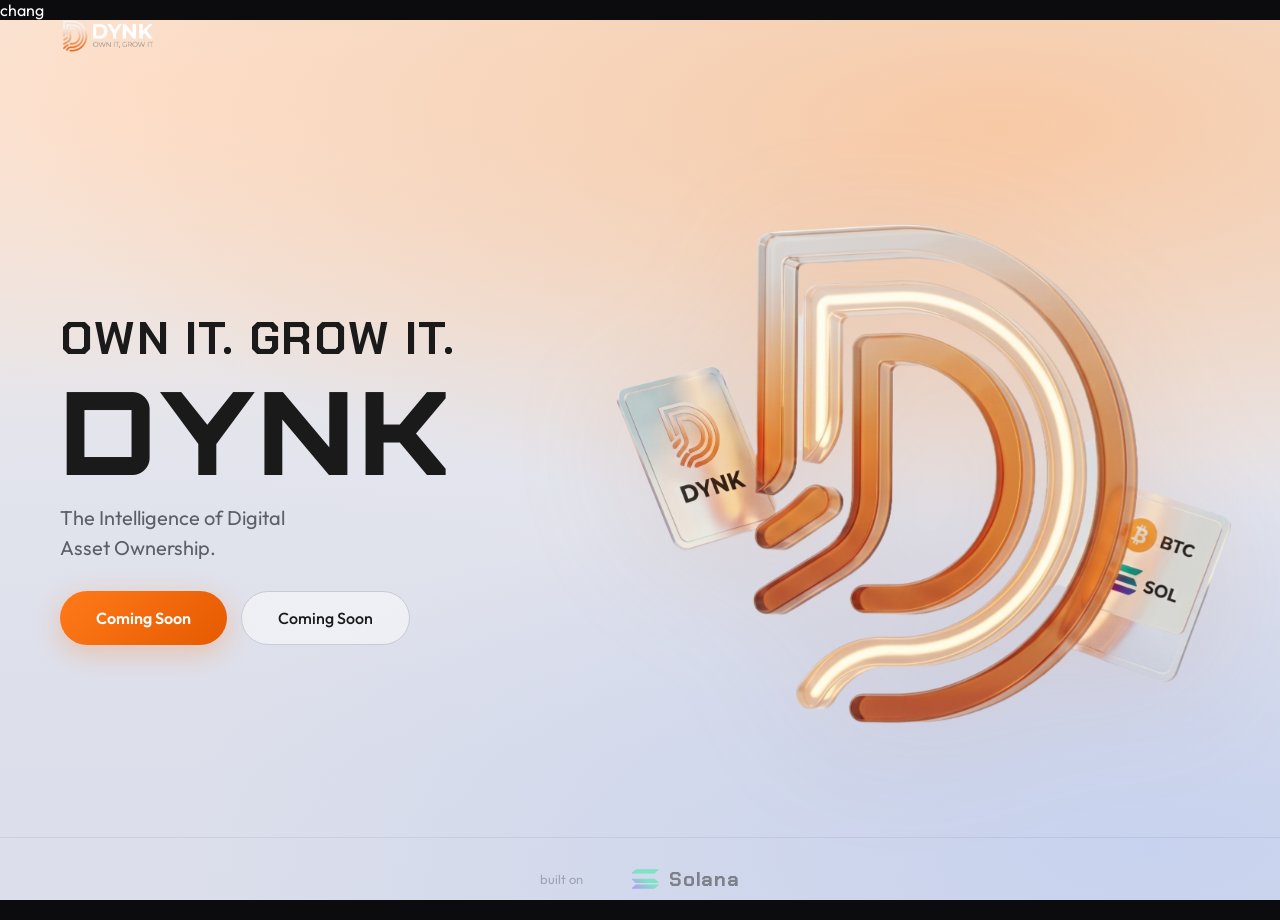
<file: coming-soon.html>
<!DOCTYPE html>
<html lang="en">
<head>
<meta charset="UTF-8">
<meta name="viewport" content="width=device-width, initial-scale=1.0">
<title>DYNK — Coming Soon</title>
<link rel="icon" type="image/png" href="assets/dynk-gradient-mark.png">
<link href="https://fonts.googleapis.com/css2?family=Chakra+Petch:wght@400;500;600;700&family=Outfit:wght@300;400;500;600;700&family=Orbitron:wght@400;500;600;700;800;900&display=swap" rel="stylesheet">
<link rel="stylesheet" href="hero.css">
<style>
  html, body { height: 100%; overflow: hidden; }
  .hero { min-height: 100vh; }
</style>
</head>chang
<body>

<!-- NAV -->
<nav class="nav" id="siteNav">
  <div class="nav-inner">
    <a href="#" class="nav-logo">
      <img src="assets/dynk-logo.png" alt="DYNK">
    </a>
  </div>
</nav>

<!-- HERO -->
<section class="hero" id="hero">
  <div class="hero-bg-light"></div>

  <div class="hero-inner">
    <div class="hero-text hero-entrance hero-entrance--text">
      <h1 class="hero-headline">OWN IT. GROW IT.</h1>
      <div class="hero-brand">DYNK</div>
      <p class="hero-subtitle">The Intelligence of Digital<br>Asset Ownership.</p>
      <div class="hero-buttons">
        <a href="#" class="hero-btn-primary" onclick="return false;"><span>Coming Soon</span></a>
        <a href="#" class="hero-btn-secondary" onclick="return false;"><span>Coming Soon</span></a>
      </div>
    </div>
    <div class="hero-visual hero-entrance hero-entrance--visual" id="heroVisual">
      <img src="assets/fitr.png" alt="DYNK" loading="eager">
    </div>
  </div>

  <div class="hero-featured hero-entrance hero-entrance--featured">
    <span>built on</span>
    <div class="featured-logos">
      <span class="featured-logo solana-logo">
        <svg width="28" height="22" viewBox="0 0 397 312" fill="none" xmlns="http://www.w3.org/2000/svg">
          <defs>
            <linearGradient id="sol-a" x1="0%" y1="100%" x2="100%" y2="0%">
              <stop offset="0%" stop-color="#9945FF"/>
              <stop offset="50%" stop-color="#14F195"/>
              <stop offset="100%" stop-color="#14F195"/>
            </linearGradient>
          </defs>
          <path d="M64.6 237.9a14 14 0 0 1 9.9-4.1h309.3c6.2 0 9.4 7.5 5 12L338 291.7a14 14 0 0 1-9.9 4.1H18.8c-6.2 0-9.4-7.5-5-12l50.8-45.9ZM64.6 20.3A14.4 14.4 0 0 1 74.5 16h309.3c6.2 0 9.4 7.5 5 12L338 74a14 14 0 0 1-9.9 4.1H18.8c-6.2 0-9.4-7.5-5-12L64.6 20.3ZM338 156.5a14 14 0 0 0-9.9-4.1H18.8c-6.2 0-9.4 7.5-5 12l50.8 45.9a14 14 0 0 0 9.9 4.1h309.3c6.2 0 9.4-7.5 5-12L338 156.5Z" fill="url(#sol-a)"/>
        </svg>
        <span style="font-family: var(--font-display); font-weight: 700; font-size: 20px; letter-spacing: 0.04em;">Solana</span>
      </span>
    </div>
  </div>
</section>

<script src="hero.js"></script>
</body>
</html>
</file>
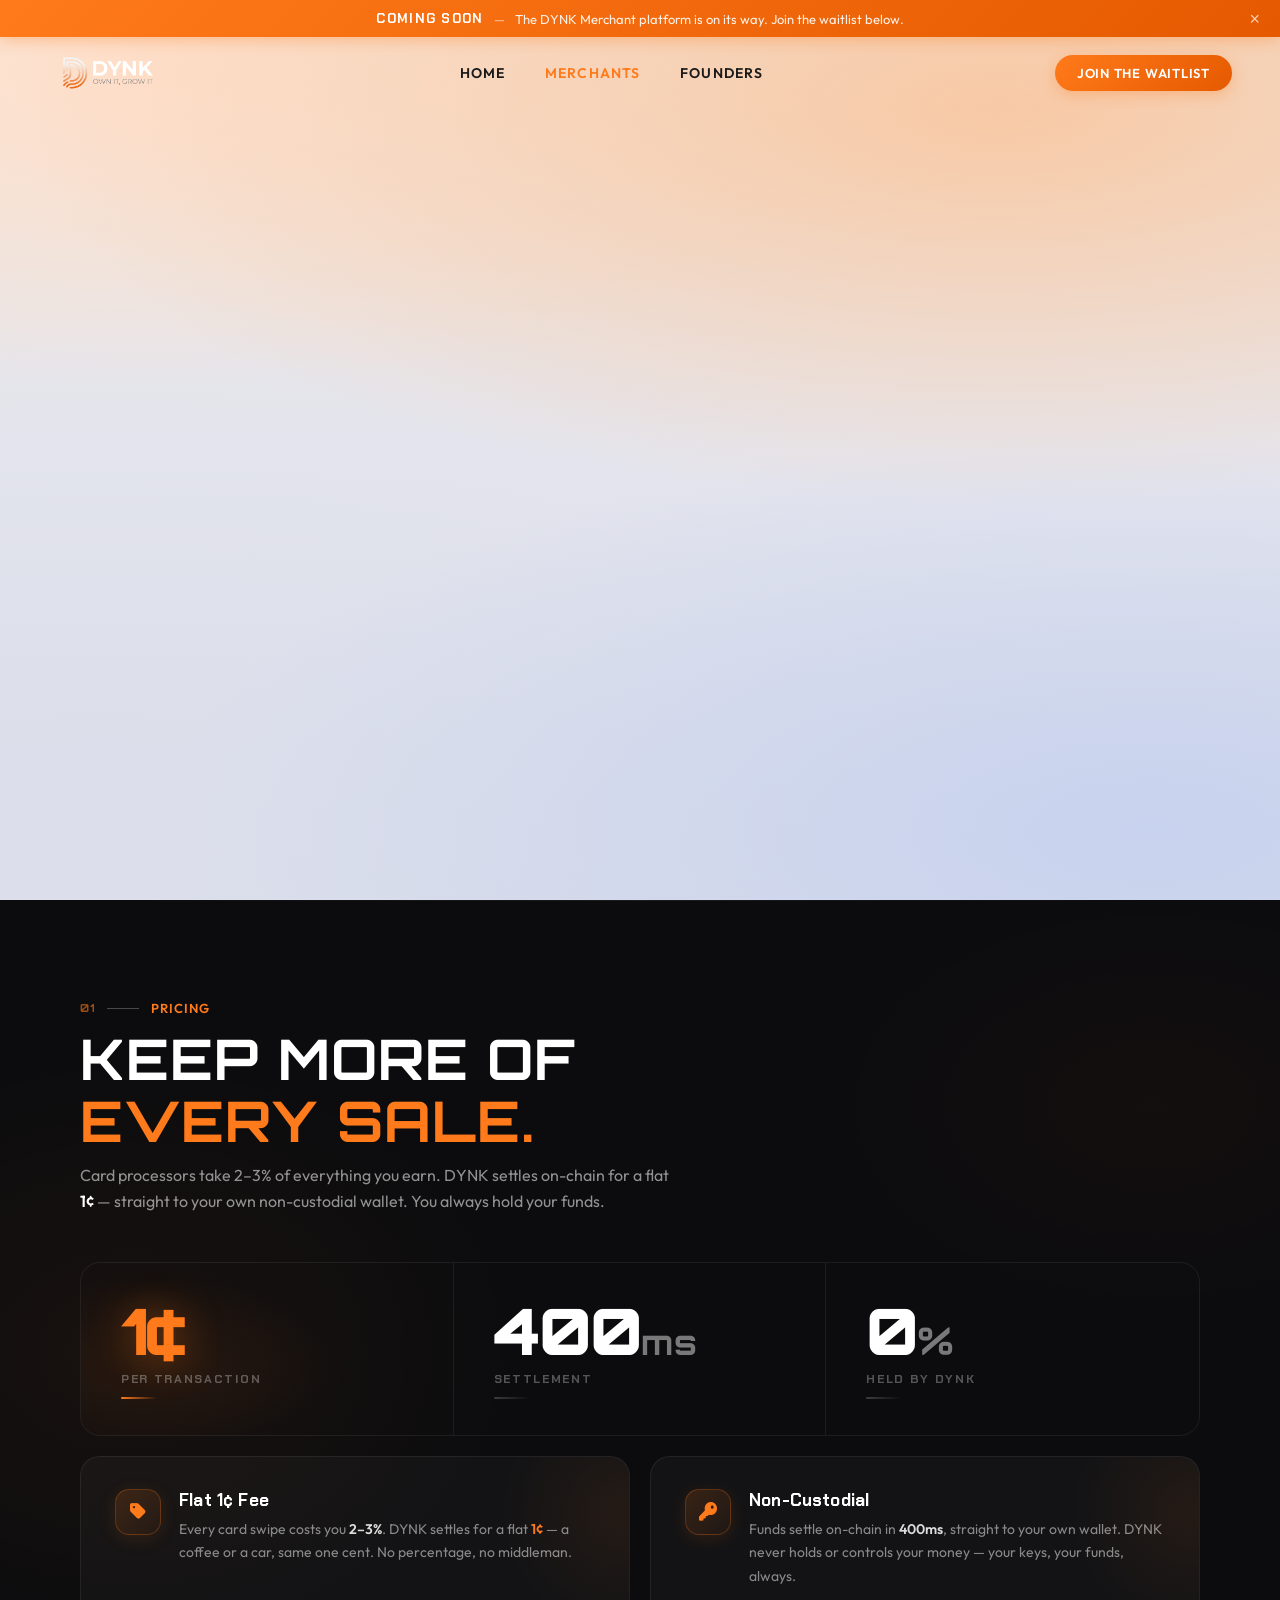
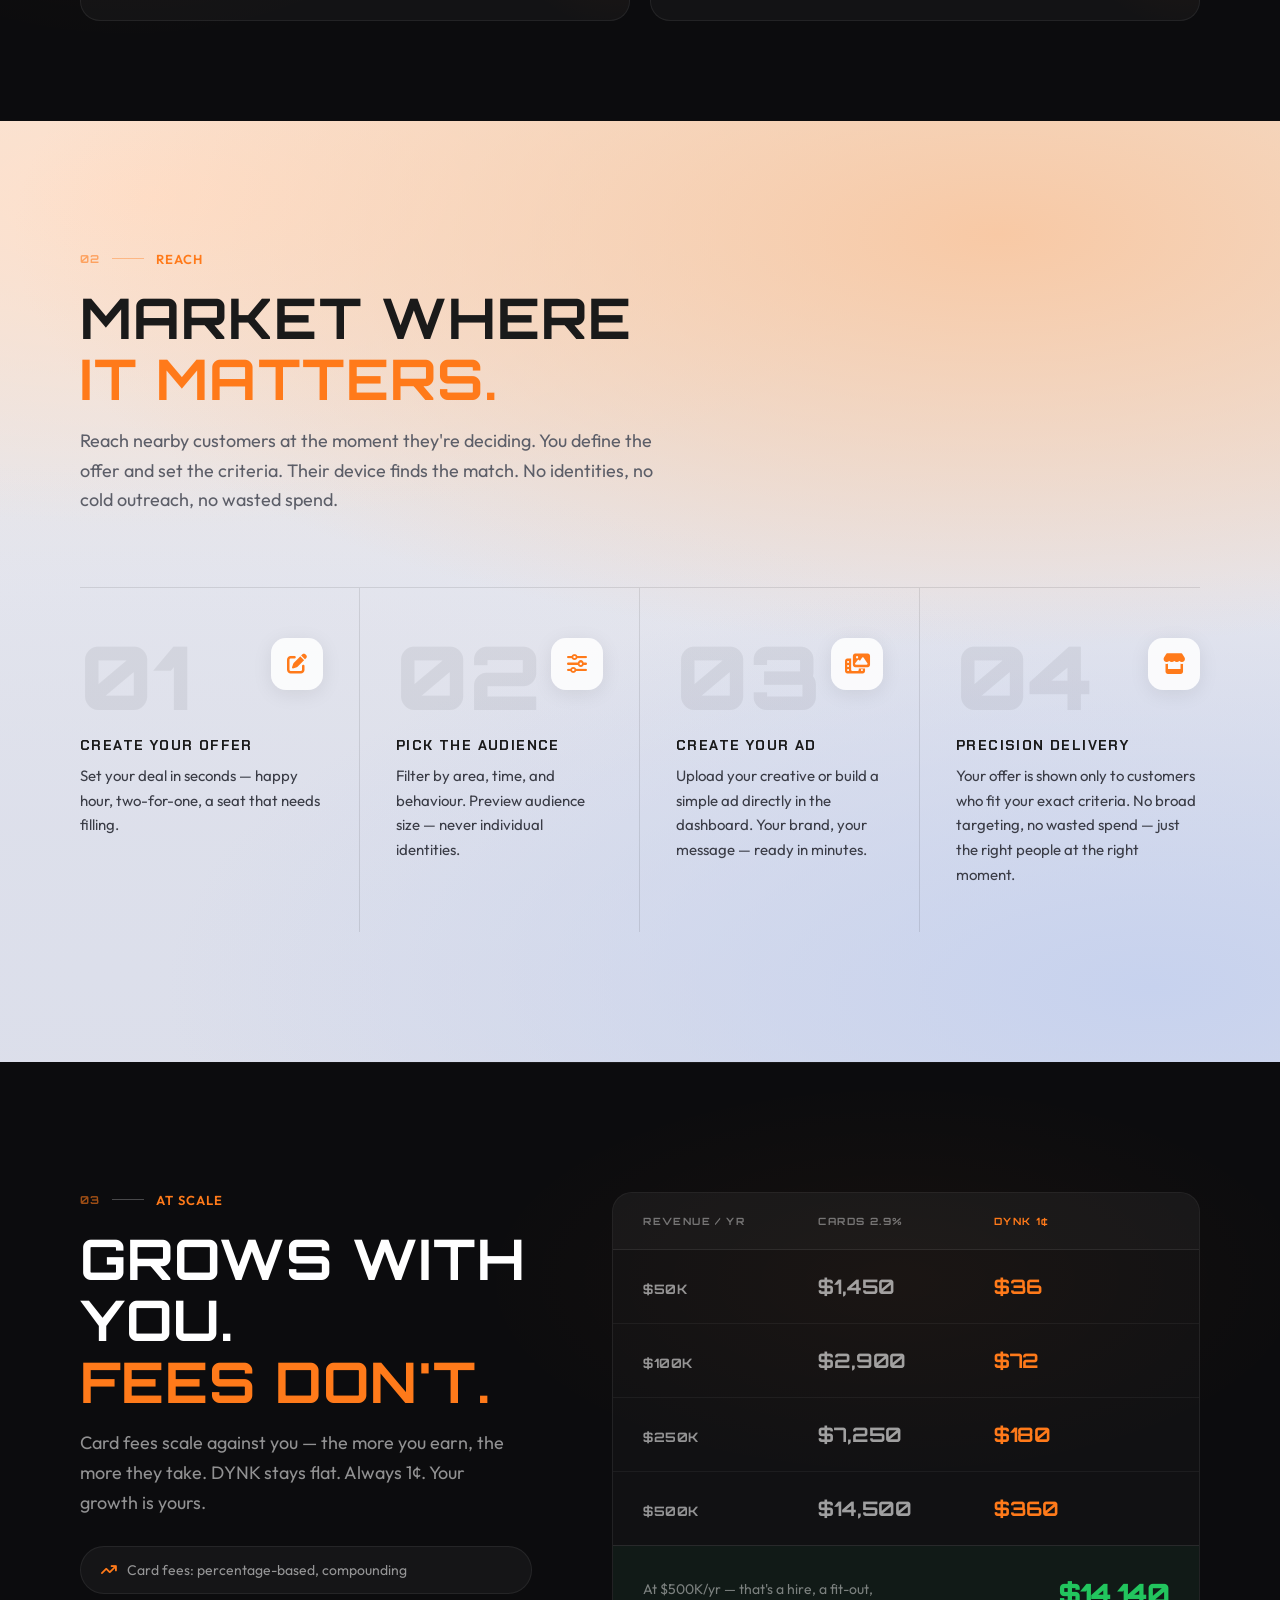
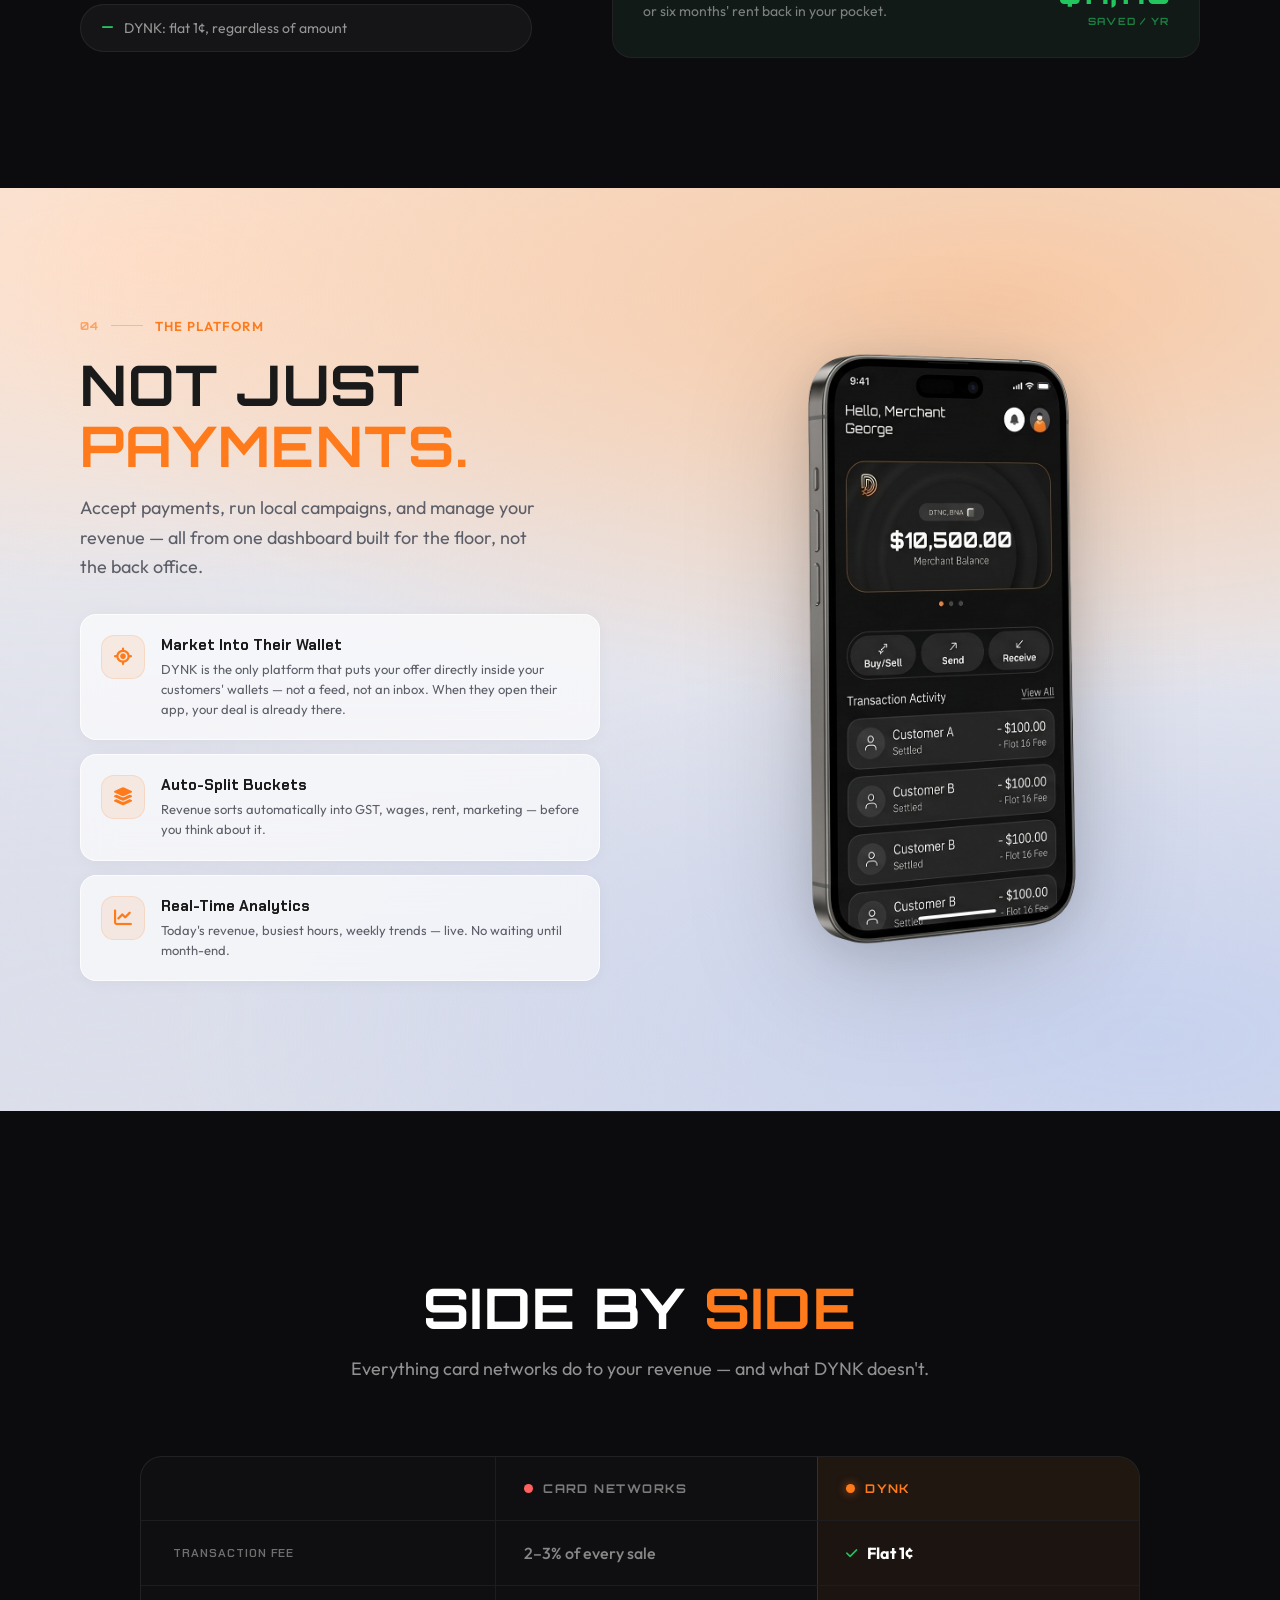
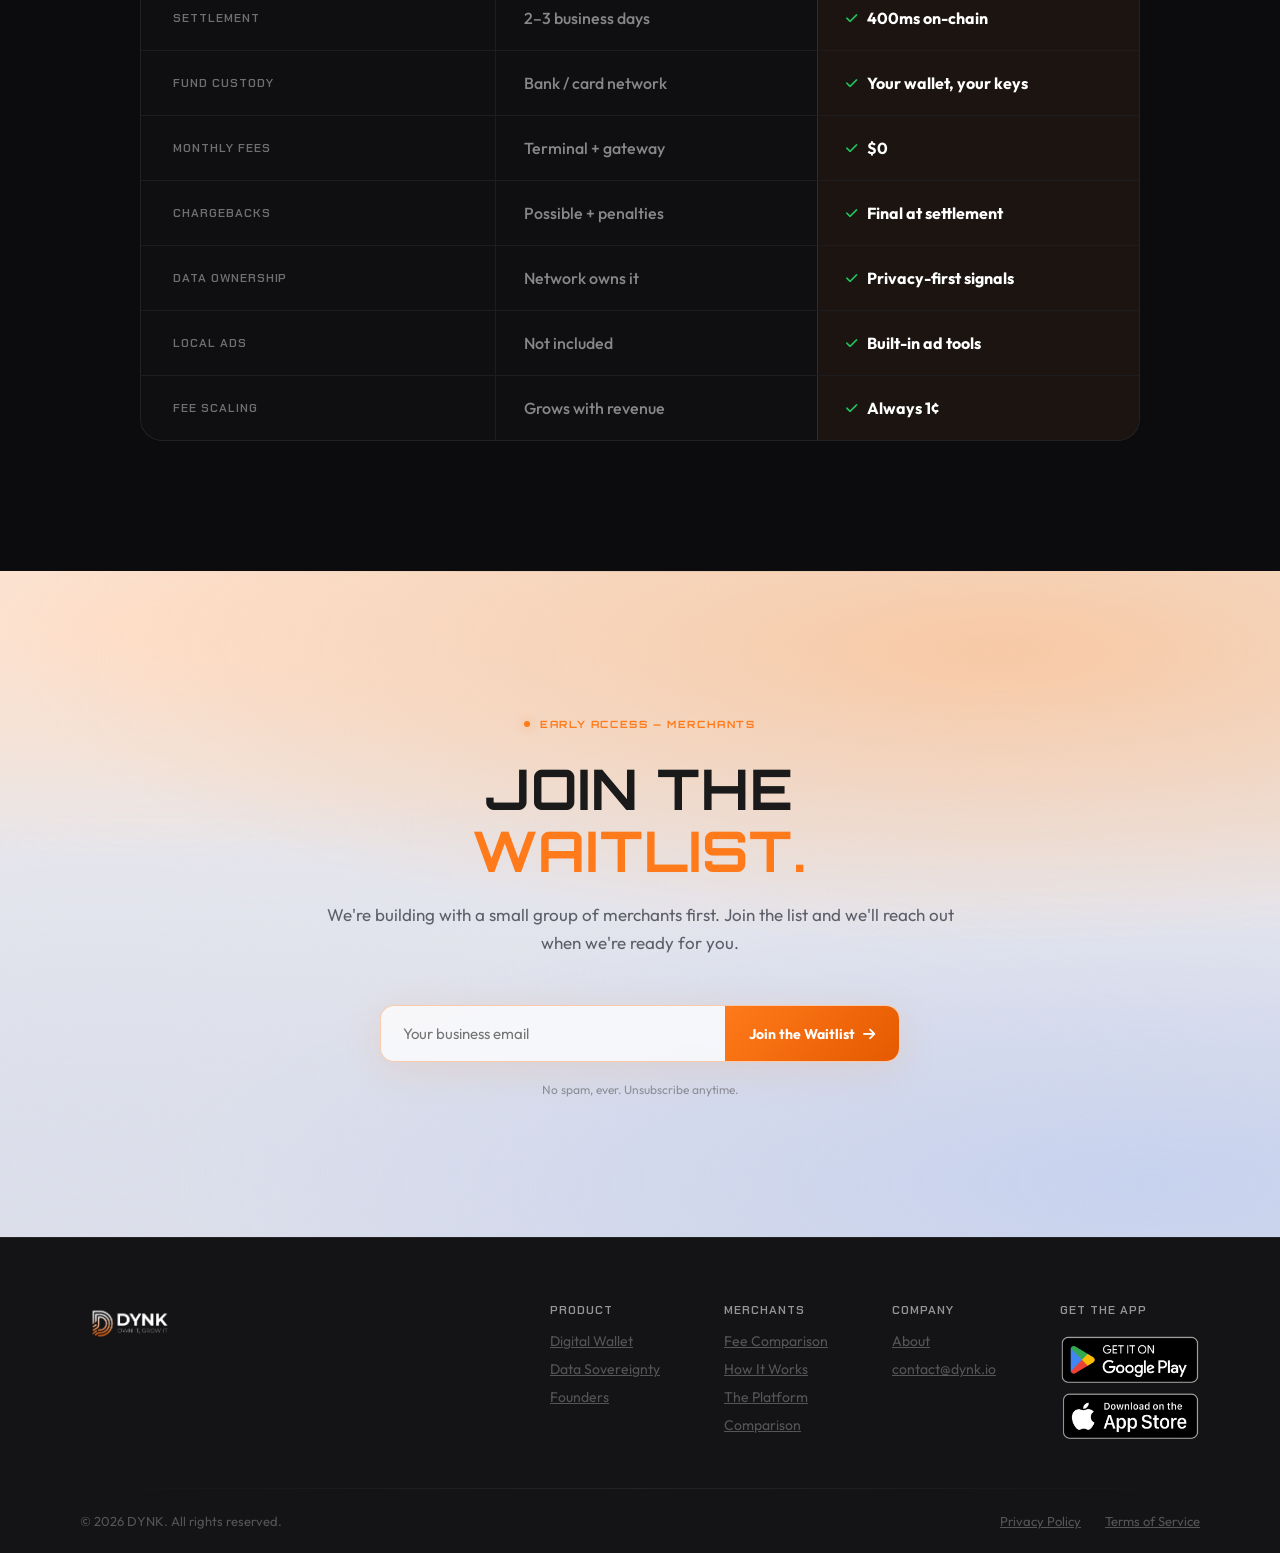
<file: m.html>
<!DOCTYPE html>
<html lang="en">
<head>
<meta charset="UTF-8">
<meta name="viewport" content="width=device-width, initial-scale=1.0">
<title>DYNK for Merchants — Keep Every Dollar</title>
<link rel="icon" type="image/png" href="assets/dynk-gradient-mark.png">
<link href="https://fonts.googleapis.com/css2?family=Chakra+Petch:wght@400;500;600;700&family=Outfit:wght@300;400;500;600;700&family=Orbitron:wght@400;500;600;700;800;900&display=swap" rel="stylesheet">
<link rel="stylesheet" href="hero.css">
<link rel="stylesheet" href="sections.css">
<link rel="stylesheet" href="scroll-anim.css">
<link rel="stylesheet" href="https://cdnjs.cloudflare.com/ajax/libs/font-awesome/6.5.2/css/all.min.css">
<style>
  body { background: #0C0C0E; color: #1A1A1A; font-family: var(--font-body); }

  /* ── Hover states ── */
  .m-btn-primary:hover  { transform: translateY(-2px) scale(1.02) !important; box-shadow: 0 18px 48px rgba(255,122,26,0.45) !important; }
  .m-btn-secondary:hover{ background: rgba(255,255,255,0.7) !important; border-color: #A0A3B1 !important; }
  .m-step-card:hover    { transform: translateY(-6px) !important; box-shadow: 0 20px 56px rgba(0,0,0,0.1) !important; }
  .m-icard:hover        { transform: translateY(-4px) !important; box-shadow: 0 16px 48px rgba(0,0,0,0.07) !important; }
  .m-feat:hover         { transform: translateX(6px) !important; box-shadow: 0 8px 32px rgba(0,0,0,0.08) !important; }
  .m-fcard              { transition: transform 0.4s cubic-bezier(0.16,1,0.3,1), border-color 0.4s, background 0.4s; }
  .m-fcard:hover        { transform: translateY(-5px) !important; border-color: rgba(255,255,255,0.16) !important; background: rgba(255,255,255,0.05) !important; }
  .m-fcard:hover .m-fcard-icon { transform: scale(1.08) rotate(-4deg) !important; }
  .m-fcard:hover .m-fcard-glow { opacity: 1 !important; }
  .m-fcard-icon         { transition: transform 0.4s cubic-bezier(0.16,1,0.3,1); }
  .m-fcard-glow         { transition: opacity 0.5s ease; }
  .m-cmp-row:hover      { background: rgba(255,255,255,0.025) !important; }
  .m-cmp2-row:not(.m-cmp2-head) { transition: background 0.25s; }
  .m-cmp2-row:not(.m-cmp2-head):hover .m-cmp2-cards { background: rgba(255,255,255,0.025) !important; }
  .m-cmp2-row:not(.m-cmp2-head):hover .m-cmp2-dynk  { background: rgba(255,122,26,0.1) !important; }
  .m-cmp2-row:not(.m-cmp2-head):hover .m-cmp2-label { color: rgba(255,255,255,0.6) !important; }
  .m-flink:hover        { color: #FF7A1A !important; }
  .m-flegal:hover       { color: rgba(255,255,255,0.55) !important; }
  .m-waitlist-btn:hover { opacity: 0.9 !important; }

  /* ── Responsive ── */
  @media (max-width: 1024px) {
    .m-scale-grid    { grid-template-columns: 1fr !important; }
    .m-platform-grid { grid-template-columns: 1fr !important; }
  }
  @media (max-width: 900px) {
    .m-step-flow  { flex-direction: column !important; max-width: 400px !important; margin-left: auto !important; margin-right: auto !important; }
    .m-step-arrow { transform: rotate(90deg); }
    .m-icard-grid { grid-template-columns: 1fr !important; }
    .m-hero-stats { flex-wrap: wrap !important; gap: 20px !important; }
    .m-cmp-header, .m-cmp-row-inner { grid-template-columns: 1.4fr 1fr 1fr !important; }
    .m-ftr-cols { gap: 32px !important; flex-wrap: wrap !important; }
  }
  @media (max-width: 600px) {
    .m-inner        { padding: 0 20px !important; }
    .m-sec          { padding: 80px 0 !important; }
    .m-hero-inner   { padding: 110px 20px 60px !important; }
    .m-stat-div     { display: none !important; }
    .m-ftr-top      { flex-direction: column !important; gap: 40px !important; }
    .m-ftr-cols     { flex-direction: column !important; gap: 24px !important; }
    .m-ftr-bottom   { flex-direction: column !important; text-align: center !important; gap: 12px !important; }
    .m-cmp-header   { padding: 14px 16px !important; }
    .m-cmp-row-inner{ padding: 14px 16px !important; font-size: 12px !important; }
    .m-cmp2-row     { grid-template-columns: 1.2fr 1fr 1fr !important; }
    .m-cmp2-label   { padding: 16px 14px !important; font-size: 10px !important; }
    .m-cmp2-cards, .m-cmp2-dynk { padding: 16px 14px !important; font-size: 13px !important; }
    .m-cmp2-head > div { padding: 16px 14px !important; }
    .m-fees-stats   { grid-template-columns: 1fr !important; }
    .m-fees-stat    { border-right: none !important; border-bottom: 1px solid rgba(255,255,255,0.07) !important; }
    .m-fees-stat:last-child { border-bottom: none !important; }
    .m-fees-cards   { grid-template-columns: 1fr !important; }
  }
  @media (max-width: 900px) {
    .m-fees-stats   { grid-template-columns: 1fr 1fr !important; }
  }
  @media (max-width: 600px) {
    #coming-soon-banner span:nth-child(3) { display: none; }
  }
</style>
</head>
<body>

<!-- COMING SOON BANNER -->
<div id="coming-soon-banner" style="position:fixed; top:0; left:0; right:0; z-index:9999; background:linear-gradient(135deg,#FF7A1A,#E55A00); padding:10px 20px; text-align:center; display:flex; align-items:center; justify-content:center; gap:10px; box-shadow:0 2px 16px rgba(255,122,26,0.4);">
  <span style="font-family:'Chakra Petch',sans-serif; font-weight:700; font-size:13px; color:#fff; letter-spacing:0.1em; text-transform:uppercase;">Coming Soon</span>
  <span style="color:rgba(255,255,255,0.6); font-size:13px;">—</span>
  <span style="font-family:'Outfit',sans-serif; font-size:13px; color:rgba(255,255,255,0.9);">The DYNK Merchant platform is on its way. Join the waitlist below.</span>
  <button onclick="document.getElementById('coming-soon-banner').style.display='none'" style="position:absolute; right:16px; background:none; border:none; cursor:pointer; color:rgba(255,255,255,0.7); font-size:18px; line-height:1; padding:0 4px;">&times;</button>
</div>

<!-- ═══════════════════════════════════════
     NAV
     ═══════════════════════════════════════ -->
<nav class="nav" id="siteNav">
  <div class="nav-inner">
    <a href="/" class="nav-logo">
      <img src="assets/dynk-logo.png" alt="DYNK">
    </a>
    <div class="nav-links">
      <a href="/">Home</a>
      <a href="#" style="color: #FF7A1A;">Merchants</a>
      <a href="/founders">Founders</a>
    </div>
    <a href="#waitlist" class="nav-platform-btn">Join the Waitlist</a>
  </div>
</nav>

<!-- ═══════════════════════════════════════
     HERO — light warm gradient, centered
     ═══════════════════════════════════════ -->
<section class="hero" id="hero">
  <div class="hero-bg-light"></div>

  <div class="hero-inner">
    <div class="hero-text hero-entrance hero-entrance--text">
      <h1 class="hero-headline">KEEP EVERY DOLLAR</h1>
      <div class="hero-brand">YOU EARN.</div>
      <p class="hero-subtitle">Cards take 2–3% on every sale. DYNK settles for a flat <strong style="color:#1A1A1A; font-weight:600;">1¢</strong> in <strong style="color:#1A1A1A; font-weight:600;">400ms</strong> to your own wallet — then lets you market your offers <strong style="color:#1A1A1A; font-weight:600;">straight to the right customers' wallets</strong> nearby. Lower fees. More reach. No middleman.</p>
      <div class="hero-buttons">
        <a href="#waitlist" class="hero-btn-primary"><span>Join the Waitlist</span></a>
        <a href="#fees" class="hero-btn-secondary"><span>See the Numbers</span></a>
      </div>
    </div>
    <div class="hero-visual hero-entrance hero-entrance--visual" id="heroVisual">
      <img src="assets/merchant-hero.png" alt="DYNK for Merchants" loading="eager">
    </div>
  </div>

  <div class="hero-featured hero-entrance hero-entrance--featured">
    <span>built on</span>
    <div class="featured-logos">
      <span class="featured-logo solana-logo">
        <svg width="28" height="22" viewBox="0 0 397 312" fill="none" xmlns="http://www.w3.org/2000/svg">
          <defs>
            <linearGradient id="sol-a" x1="0%" y1="100%" x2="100%" y2="0%">
              <stop offset="0%" stop-color="#9945FF"/>
              <stop offset="50%" stop-color="#14F195"/>
              <stop offset="100%" stop-color="#14F195"/>
            </linearGradient>
          </defs>
          <path d="M64.6 237.9a14 14 0 0 1 9.9-4.1h309.3c6.2 0 9.4 7.5 5 12L338 291.7a14 14 0 0 1-9.9 4.1H18.8c-6.2 0-9.4-7.5-5-12l50.8-45.9ZM64.6 20.3A14.4 14.4 0 0 1 74.5 16h309.3c6.2 0 9.4 7.5 5 12L338 74a14 14 0 0 1-9.9 4.1H18.8c-6.2 0-9.4-7.5-5-12L64.6 20.3ZM338 156.5a14 14 0 0 0-9.9-4.1H18.8c-6.2 0-9.4 7.5-5 12l50.8 45.9a14 14 0 0 0 9.9 4.1h309.3c6.2 0 9.4-7.5 5-12L338 156.5Z" fill="url(#sol-a)"/>
        </svg>
        <span style="font-family: var(--font-display); font-weight: 700; font-size: 20px; letter-spacing: 0.04em;">Solana</span>
      </span>
    </div>
  </div>
</section>

<!-- ═══════════════════════════════════════
     01 — KEEP MORE OF EVERY SALE (dark)
     ═══════════════════════════════════════ -->
<section id="fees" class="m-sec" style="position:relative; padding:100px 0; overflow:hidden; background:#0C0C0E;">
  <div style="position:absolute; inset:0; background:radial-gradient(ellipse 55% 65% at 10% 55%, rgba(255,122,26,0.05) 0%, transparent 55%), radial-gradient(ellipse 45% 45% at 90% 25%, rgba(255,80,20,0.03) 0%, transparent 55%); pointer-events:none;"></div>
  <div style="position:absolute; top:0; left:8%; right:8%; height:1px; background:linear-gradient(90deg, transparent, rgba(255,255,255,0.07), transparent);"></div>

  <div class="m-inner" style="max-width:1200px; margin:0 auto; padding:0 40px; position:relative; z-index:2;">

    <!-- Header block -->
    <div style="max-width:740px; margin-bottom:48px;">
      <div data-reveal="0" style="display:flex; align-items:center; gap:12px; margin-bottom:12px; font-size:13px; font-weight:600; color:#FF7A1A; letter-spacing:0.08em; text-transform:uppercase;">
        <span style="font-family:'Orbitron',system-ui; font-weight:700; font-size:11px; opacity:0.6;">01</span>
        <span style="width:32px; height:1px; background:rgba(255,255,255,0.25);"></span>
        Pricing
      </div>
      <h2 data-reveal="1" style="font-family:'Orbitron',system-ui; font-size:clamp(34px,4.5vw,56px); font-weight:700; letter-spacing:0.02em; line-height:1.1; color:#FFFFFF; margin-bottom:12px;">KEEP MORE OF<br><span style="color:#FF7A1A;">EVERY SALE.</span></h2>
      <p data-reveal="2" style="font-size:16px; color:rgba(255,255,255,0.55); line-height:1.6; max-width:600px;">Card processors take 2–3% of everything you earn. DYNK settles on-chain for a flat <strong style="color:#FFFFFF; font-weight:600;">1¢</strong> — straight to your own non-custodial wallet. You always hold your funds.</p>
    </div>

    <!-- Stats row -->
    <div data-reveal="3" class="m-fees-stats" style="display:grid; grid-template-columns:1fr 1fr 1fr; border:1px solid rgba(255,255,255,0.07); border-radius:20px; overflow:hidden; margin-bottom:20px;">

      <!-- 1¢ -->
      <div class="m-fees-stat" style="padding:36px 40px; position:relative; border-right:1px solid rgba(255,255,255,0.07);">
        <div style="position:absolute; inset:0; background:radial-gradient(ellipse 80% 80% at 20% 60%, rgba(255,122,26,0.08) 0%, transparent 65%); pointer-events:none;"></div>
        <div style="position:relative; z-index:1;">
          <div style="font-family:'Orbitron',system-ui; font-size:clamp(40px,5vw,64px); font-weight:900; color:#FF7A1A; line-height:1; letter-spacing:-0.02em; margin-bottom:8px; text-shadow:0 0 40px rgba(255,122,26,0.4);">1¢</div>
          <div style="font-family:'Chakra Petch',system-ui; font-size:12px; font-weight:700; letter-spacing:0.14em; text-transform:uppercase; color:rgba(255,255,255,0.3);">Per transaction</div>
          <div style="margin-top:10px; width:36px; height:2px; background:linear-gradient(90deg,#FF7A1A,transparent); border-radius:2px;"></div>
        </div>
      </div>

      <!-- 400ms -->
      <div class="m-fees-stat" style="padding:36px 40px; border-right:1px solid rgba(255,255,255,0.07);">
        <div style="font-family:'Orbitron',system-ui; font-size:clamp(40px,5vw,64px); font-weight:900; color:#FFFFFF; line-height:1; letter-spacing:-0.03em; margin-bottom:8px;">400<span style="font-size:0.52em; letter-spacing:0.01em; color:rgba(255,255,255,0.45); font-weight:700;">ms</span></div>
        <div style="font-family:'Chakra Petch',system-ui; font-size:12px; font-weight:700; letter-spacing:0.14em; text-transform:uppercase; color:rgba(255,255,255,0.3);">Settlement</div>
        <div style="margin-top:10px; width:36px; height:2px; background:linear-gradient(90deg,rgba(255,255,255,0.2),transparent); border-radius:2px;"></div>
      </div>

      <!-- 0% -->
      <div class="m-fees-stat" style="padding:36px 40px;">
        <div style="font-family:'Orbitron',system-ui; font-size:clamp(40px,5vw,64px); font-weight:900; color:#FFFFFF; line-height:1; letter-spacing:-0.03em; margin-bottom:8px;">0<span style="font-size:0.6em; letter-spacing:0; color:rgba(255,255,255,0.45); font-weight:700;">%</span></div>
        <div style="font-family:'Chakra Petch',system-ui; font-size:12px; font-weight:700; letter-spacing:0.14em; text-transform:uppercase; color:rgba(255,255,255,0.3);">Held by DYNK</div>
        <div style="margin-top:10px; width:36px; height:2px; background:linear-gradient(90deg,rgba(255,255,255,0.2),transparent); border-radius:2px;"></div>
      </div>

    </div>

    <!-- Feature cards -->
    <div data-reveal="4" class="m-fees-cards" style="display:grid; grid-template-columns:1fr 1fr; gap:20px;">

      <!-- Flat 1¢ Fee -->
      <div class="m-fcard" style="padding:32px 34px; background:rgba(255,255,255,0.03); border:1px solid rgba(255,255,255,0.07); border-radius:20px; position:relative; overflow:hidden;">
        <div class="m-fcard-glow" style="position:absolute; top:-40%; right:-20%; width:240px; height:240px; background:radial-gradient(circle,rgba(255,122,26,0.16) 0%,rgba(255,122,26,0) 70%); opacity:0.45; pointer-events:none;"></div>
        <div style="position:relative; z-index:1; display:flex; align-items:flex-start; gap:18px;">
          <div class="m-fcard-icon" style="width:46px; height:46px; border-radius:14px; flex-shrink:0; background:linear-gradient(135deg,rgba(255,122,26,0.16),rgba(255,122,26,0.05)); border:1px solid rgba(255,122,26,0.25); display:flex; align-items:center; justify-content:center; box-shadow:0 4px 18px rgba(255,122,26,0.12);">
            <i class="fa-solid fa-tag" style="color:#FF7A1A; font-size:18px;"></i>
          </div>
          <div>
            <h3 style="font-family:'Chakra Petch',system-ui; font-size:17px; font-weight:700; color:#FFFFFF; margin-bottom:7px; letter-spacing:0.01em;">Flat 1¢ Fee</h3>
            <p style="font-size:14px; color:rgba(255,255,255,0.5); line-height:1.65; margin:0;">Every card swipe costs you <span style="color:rgba(255,255,255,0.85); font-weight:600;">2–3%</span>. DYNK settles for a flat <span style="color:#FF7A1A; font-weight:600;">1¢</span> — a coffee or a car, same one cent. No percentage, no middleman.</p>
          </div>
        </div>
      </div>

      <!-- Non-Custodial -->
      <div class="m-fcard" style="padding:32px 34px; background:rgba(255,255,255,0.03); border:1px solid rgba(255,255,255,0.07); border-radius:20px; position:relative; overflow:hidden;">
        <div class="m-fcard-glow" style="position:absolute; top:-40%; right:-20%; width:240px; height:240px; background:radial-gradient(circle,rgba(255,122,26,0.16) 0%,rgba(255,122,26,0) 70%); opacity:0.45; pointer-events:none;"></div>
        <div style="position:relative; z-index:1; display:flex; align-items:flex-start; gap:18px;">
          <div class="m-fcard-icon" style="width:46px; height:46px; border-radius:14px; flex-shrink:0; background:linear-gradient(135deg,rgba(255,122,26,0.16),rgba(255,122,26,0.05)); border:1px solid rgba(255,122,26,0.25); display:flex; align-items:center; justify-content:center; box-shadow:0 4px 18px rgba(255,122,26,0.12);">
            <i class="fa-solid fa-key" style="color:#FF7A1A; font-size:18px;"></i>
          </div>
          <div>
            <h3 style="font-family:'Chakra Petch',system-ui; font-size:17px; font-weight:700; color:#FFFFFF; margin-bottom:7px; letter-spacing:0.01em;">Non-Custodial</h3>
            <p style="font-size:14px; color:rgba(255,255,255,0.5); line-height:1.65; margin:0;">Funds settle on-chain in <span style="color:rgba(255,255,255,0.85); font-weight:600;">400ms</span>, straight to your own wallet. DYNK never holds or controls your money — your keys, your funds, always.</p>
          </div>
        </div>
      </div>

    </div>

  </div>
</section>

<!-- ═══════════════════════════════════════
     02 — REACH (light)
     ═══════════════════════════════════════ -->
<section id="reach" class="m-sec" style="position:relative; padding:130px 0; overflow:hidden; background:radial-gradient(140% 80% at 78% 12%,#F8C9A5 0%,rgba(248,201,165,0) 55%),radial-gradient(120% 70% at 12% 8%,#FFE0CB 0%,rgba(255,224,203,0) 50%),radial-gradient(140% 80% at 90% 92%,#C7D2EE 0%,rgba(199,210,238,0) 55%),radial-gradient(160% 90% at 8% 90%,#DCDFEB 0%,rgba(220,223,235,0) 60%),linear-gradient(180deg,#F0E5DA 0%,#E5E6EE 50%,#DBDDE8 100%);">
  <div class="m-inner" style="max-width:1200px; margin:0 auto; padding:0 40px; position:relative; z-index:2;">

    <!-- Header -->
    <div style="max-width:680px; margin-bottom:72px;">
      <div data-reveal="0" style="display:flex; align-items:center; gap:12px; margin-bottom:20px; font-size:13px; font-weight:600; color:#FF7A1A; letter-spacing:0.08em; text-transform:uppercase;">
        <span style="font-family:'Orbitron',system-ui; font-weight:700; font-size:11px; opacity:0.6;">02</span>
        <span style="width:32px; height:1px; background:#FF7A1A; opacity:0.4;"></span>
        Reach
      </div>
      <h2 data-reveal="1" style="font-family:'Orbitron',system-ui; font-size:clamp(34px,4.5vw,56px); font-weight:700; letter-spacing:0.02em; line-height:1.1; color:#1A1A1A; margin-bottom:16px;">MARKET WHERE<br><span style="color:#FF7A1A;">IT MATTERS.</span></h2>
      <p data-reveal="2" style="font-size:18px; color:#5C5E68; line-height:1.65; max-width:580px;">Reach nearby customers at the moment they're deciding. You define the offer and set the criteria. Their device finds the match. No identities, no cold outreach, no wasted spend.</p>
    </div>

   

    <!-- 4-step flow -->
    <div style="border-top:1px solid rgba(0,0,0,0.1); display:grid; grid-template-columns:1fr 1fr 1fr 1fr;">

      <!-- Step 1 -->
      <div data-reveal="4" style="padding:44px 36px 44px 0; border-right:1px solid rgba(0,0,0,0.1); display:flex; flex-direction:column; gap:16px;">
        <div style="display:flex; align-items:flex-start; justify-content:space-between;">
          <span style="font-family:'Orbitron',system-ui; font-size:clamp(56px,7vw,88px); font-weight:900; color:rgba(0,0,0,0.06); line-height:1;">01</span>
          <div style="width:52px; height:52px; border-radius:15px; background:rgba(255,255,255,0.85); box-shadow:0 4px 20px rgba(0,0,0,0.08); display:flex; align-items:center; justify-content:center; color:#FF7A1A; font-size:20px; flex-shrink:0; margin-top:6px;">
            <i class="fa-solid fa-pen-to-square"></i>
          </div>
        </div>
        <div>
          <div style="font-family:'Chakra Petch',system-ui; font-size:14px; font-weight:700; letter-spacing:0.1em; text-transform:uppercase; color:#1A1A1A; margin-bottom:10px;">Create Your Offer</div>
          <p style="font-size:15px; color:#3A3C46; line-height:1.65; margin:0;">Set your deal in seconds — happy hour, two-for-one, a seat that needs filling.</p>
        </div>
      </div>

      <!-- Step 2 -->
      <div data-reveal="5" style="padding:44px 36px; border-right:1px solid rgba(0,0,0,0.1); display:flex; flex-direction:column; gap:16px;">
        <div style="display:flex; align-items:flex-start; justify-content:space-between;">
          <span style="font-family:'Orbitron',system-ui; font-size:clamp(56px,7vw,88px); font-weight:900; color:rgba(0,0,0,0.06); line-height:1;">02</span>
          <div style="width:52px; height:52px; border-radius:15px; background:rgba(255,255,255,0.85); box-shadow:0 4px 20px rgba(0,0,0,0.08); display:flex; align-items:center; justify-content:center; color:#FF7A1A; font-size:20px; flex-shrink:0; margin-top:6px;">
            <i class="fa-solid fa-sliders"></i>
          </div>
        </div>
        <div>
          <div style="font-family:'Chakra Petch',system-ui; font-size:14px; font-weight:700; letter-spacing:0.1em; text-transform:uppercase; color:#1A1A1A; margin-bottom:10px;">Pick the Audience</div>
          <p style="font-size:15px; color:#3A3C46; line-height:1.65; margin:0;">Filter by area, time, and behaviour. Preview audience size — never individual identities.</p>
        </div>
      </div>

      <!-- Step 3 -->
      <div data-reveal="6" style="padding:44px 36px; border-right:1px solid rgba(0,0,0,0.1); display:flex; flex-direction:column; gap:16px;">
        <div style="display:flex; align-items:flex-start; justify-content:space-between;">
          <span style="font-family:'Orbitron',system-ui; font-size:clamp(56px,7vw,88px); font-weight:900; color:rgba(0,0,0,0.06); line-height:1;">03</span>
          <div style="width:52px; height:52px; border-radius:15px; background:rgba(255,255,255,0.85); box-shadow:0 4px 20px rgba(0,0,0,0.08); display:flex; align-items:center; justify-content:center; color:#FF7A1A; font-size:20px; flex-shrink:0; margin-top:6px;">
            <i class="fa-solid fa-photo-film"></i>
          </div>
        </div>
        <div>
          <div style="font-family:'Chakra Petch',system-ui; font-size:14px; font-weight:700; letter-spacing:0.1em; text-transform:uppercase; color:#1A1A1A; margin-bottom:10px;">Create Your Ad</div>
          <p style="font-size:15px; color:#3A3C46; line-height:1.65; margin:0;">Upload your creative or build a simple ad directly in the dashboard. Your brand, your message — ready in minutes.</p>
        </div>
      </div>

      <!-- Step 4 -->
      <div data-reveal="7" style="padding:44px 0 44px 36px; display:flex; flex-direction:column; gap:16px;">
        <div style="display:flex; align-items:flex-start; justify-content:space-between;">
          <span style="font-family:'Orbitron',system-ui; font-size:clamp(56px,7vw,88px); font-weight:900; color:rgba(0,0,0,0.06); line-height:1;">04</span>
          <div style="width:52px; height:52px; border-radius:15px; background:rgba(255,255,255,0.85); box-shadow:0 4px 20px rgba(0,0,0,0.08); display:flex; align-items:center; justify-content:center; color:#FF7A1A; font-size:20px; flex-shrink:0; margin-top:6px;">
            <i class="fa-solid fa-store"></i>
          </div>
        </div>
        <div>
          <div style="font-family:'Chakra Petch',system-ui; font-size:14px; font-weight:700; letter-spacing:0.1em; text-transform:uppercase; color:#1A1A1A; margin-bottom:10px;">Precision Delivery</div>
          <p style="font-size:15px; color:#3A3C46; line-height:1.65; margin:0;">Your offer is shown only to customers who fit your exact criteria. No broad targeting, no wasted spend — just the right people at the right moment.</p>
        </div>
      </div>

    </div>

  </div>
</section>

<!-- ═══════════════════════════════════════
     03 — SAVINGS AT SCALE (dark)
     ═══════════════════════════════════════ -->
<section id="scale-section" class="m-sec" style="position:relative; padding:130px 0; overflow:hidden; background:#0C0C0E;">
  <div style="position:absolute; inset:0; background:radial-gradient(ellipse 60% 50% at 70% 30%, rgba(255,122,26,0.04) 0%, transparent 55%); pointer-events:none;"></div>
  <div style="position:absolute; top:0; left:8%; right:8%; height:1px; background:linear-gradient(90deg, transparent, rgba(255,255,255,0.07), transparent);"></div>

  <div class="m-inner" style="max-width:1200px; margin:0 auto; padding:0 40px; position:relative; z-index:2;">
    <div class="m-scale-grid" style="display:grid; grid-template-columns:1fr 1.3fr; gap:80px; align-items:stretch;">

      <!-- Left text -->
      <div>
        <div data-reveal="0" style="display:flex; align-items:center; gap:12px; margin-bottom:20px; font-size:13px; font-weight:600; color:#FF7A1A; letter-spacing:0.08em; text-transform:uppercase;">
          <span style="font-family:'Orbitron',system-ui; font-weight:700; font-size:11px; opacity:0.6;">03</span>
          <span style="width:32px; height:1px; background:rgba(255,255,255,0.25);"></span>
          At Scale
        </div>
        <h2 data-reveal="1" style="font-family:'Orbitron',system-ui; font-size:clamp(34px,4.5vw,56px); font-weight:700; letter-spacing:0.02em; line-height:1.1; color:#FFFFFF; margin-bottom:16px;">GROWS WITH YOU.<br><span style="color:#FF7A1A;">FEES DON'T.</span></h2>
        <p data-reveal="2" style="font-size:18px; color:rgba(255,255,255,0.55); line-height:1.65; max-width:440px;">Card fees scale against you — the more you earn, the more they take. DYNK stays flat. Always 1¢. Your growth is yours.</p>
        <div data-reveal="3" style="display:flex; flex-direction:column; gap:10px; margin-top:28px;">
          <div style="display:flex; align-items:center; gap:10px; padding:14px 20px; background:rgba(255,255,255,0.04); border:1px solid rgba(255,255,255,0.07); border-radius:999px; font-size:14px; color:rgba(255,255,255,0.55);">
            <i class="fa-solid fa-arrow-trend-up" style="color:#FF7A1A;"></i> Card fees: percentage-based, compounding
          </div>
          <div style="display:flex; align-items:center; gap:10px; padding:14px 20px; background:rgba(255,255,255,0.04); border:1px solid rgba(255,255,255,0.07); border-radius:999px; font-size:14px; color:rgba(255,255,255,0.55);">
            <i class="fa-solid fa-minus" style="color:#22C55E;"></i> DYNK: flat 1¢, regardless of amount
          </div>
        </div>
      </div>

      <!-- Right: comparison table -->
      <div data-reveal="2" style="background:rgba(255,255,255,0.025); border:1px solid rgba(255,255,255,0.07); border-radius:20px; overflow:hidden; display:flex; flex-direction:column;">

        <!-- Column headers -->
        <div style="display:grid; grid-template-columns:1fr 1fr 1fr; padding:22px 30px; border-bottom:1px solid rgba(255,255,255,0.08); background:rgba(255,255,255,0.025);">
          <span style="font-family:'Orbitron',system-ui; font-size:10px; font-weight:700; letter-spacing:0.14em; text-transform:uppercase; color:rgba(255,255,255,0.4);">Revenue / yr</span>
          <span style="font-family:'Orbitron',system-ui; font-size:10px; font-weight:700; letter-spacing:0.14em; text-transform:uppercase; color:rgba(255,255,255,0.4);">Cards 2.9%</span>
          <span style="font-family:'Orbitron',system-ui; font-size:10px; font-weight:700; letter-spacing:0.14em; text-transform:uppercase; color:#FF7A1A;">DYNK 1¢</span>
        </div>

        <!-- $50K -->
        <div style="display:grid; grid-template-columns:1fr 1fr 1fr; padding:24px 30px; border-bottom:1px solid rgba(255,255,255,0.05); align-items:baseline;">
          <span style="font-family:'Orbitron',system-ui; font-size:13px; font-weight:700; letter-spacing:0.04em; color:rgba(255,255,255,0.55);">$50K</span>
          <span style="font-family:'Orbitron',system-ui; font-size:20px; font-weight:700; color:rgba(255,255,255,0.6); letter-spacing:-0.01em;">$1,450</span>
          <span style="font-family:'Orbitron',system-ui; font-size:20px; font-weight:700; color:#FF7A1A; letter-spacing:-0.01em;">$36</span>
        </div>

        <!-- $100K -->
        <div style="display:grid; grid-template-columns:1fr 1fr 1fr; padding:24px 30px; border-bottom:1px solid rgba(255,255,255,0.05); align-items:baseline;">
          <span style="font-family:'Orbitron',system-ui; font-size:13px; font-weight:700; letter-spacing:0.04em; color:rgba(255,255,255,0.55);">$100K</span>
          <span style="font-family:'Orbitron',system-ui; font-size:20px; font-weight:700; color:rgba(255,255,255,0.6); letter-spacing:-0.01em;">$2,900</span>
          <span style="font-family:'Orbitron',system-ui; font-size:20px; font-weight:700; color:#FF7A1A; letter-spacing:-0.01em;">$72</span>
        </div>

        <!-- $250K -->
        <div style="display:grid; grid-template-columns:1fr 1fr 1fr; padding:24px 30px; border-bottom:1px solid rgba(255,255,255,0.05); align-items:baseline;">
          <span style="font-family:'Orbitron',system-ui; font-size:13px; font-weight:700; letter-spacing:0.04em; color:rgba(255,255,255,0.55);">$250K</span>
          <span style="font-family:'Orbitron',system-ui; font-size:20px; font-weight:700; color:rgba(255,255,255,0.6); letter-spacing:-0.01em;">$7,250</span>
          <span style="font-family:'Orbitron',system-ui; font-size:20px; font-weight:700; color:#FF7A1A; letter-spacing:-0.01em;">$180</span>
        </div>

        <!-- $500K -->
        <div style="display:grid; grid-template-columns:1fr 1fr 1fr; padding:24px 30px; border-bottom:1px solid rgba(255,255,255,0.1); align-items:baseline;">
          <span style="font-family:'Orbitron',system-ui; font-size:13px; font-weight:700; letter-spacing:0.04em; color:rgba(255,255,255,0.55);">$500K</span>
          <span style="font-family:'Orbitron',system-ui; font-size:20px; font-weight:700; color:rgba(255,255,255,0.6); letter-spacing:-0.01em;">$14,500</span>
          <span style="font-family:'Orbitron',system-ui; font-size:20px; font-weight:700; color:#FF7A1A; letter-spacing:-0.01em;">$360</span>
        </div>

        <!-- Savings footer -->
        <div style="margin-top:auto; padding:30px; display:flex; align-items:center; justify-content:space-between; gap:16px; background:rgba(34,197,94,0.05);">
          <span style="font-size:14px; color:rgba(255,255,255,0.45); line-height:1.55;">At $500K/yr — that's a hire, a fit-out,<br>or six months' rent back in your pocket.</span>
          <div style="text-align:right; flex-shrink:0;">
            <div style="font-family:'Orbitron',system-ui; font-size:28px; font-weight:900; color:#22C55E; letter-spacing:-0.02em; white-space:nowrap;">$14,140</div>
            <div style="font-family:'Orbitron',system-ui; font-size:10px; font-weight:700; letter-spacing:0.12em; text-transform:uppercase; color:rgba(34,197,94,0.6); margin-top:4px;">saved / yr</div>
          </div>
        </div>

      </div>
    </div>
  </div>
</section>

<!-- ═══════════════════════════════════════
     04 — THE PLATFORM (light)
     ═══════════════════════════════════════ -->
<section id="platform" class="m-sec" style="position:relative; padding:130px 0; overflow:hidden; background:radial-gradient(140% 80% at 78% 12%,#F8C9A5 0%,rgba(248,201,165,0) 55%),radial-gradient(120% 70% at 12% 8%,#FFE0CB 0%,rgba(255,224,203,0) 50%),radial-gradient(140% 80% at 90% 92%,#C7D2EE 0%,rgba(199,210,238,0) 55%),radial-gradient(160% 90% at 8% 90%,#DCDFEB 0%,rgba(220,223,235,0) 60%),linear-gradient(180deg,#F0E5DA 0%,#E5E6EE 50%,#DBDDE8 100%);">
  <div class="m-inner" style="max-width:1200px; margin:0 auto; padding:0 40px; position:relative; z-index:2;">
    <div class="m-platform-grid" style="display:grid; grid-template-columns:1fr 1fr; gap:80px; align-items:center;">

      <!-- Left: text + features -->
      <div>
        <div data-reveal="0" style="display:flex; align-items:center; gap:12px; margin-bottom:20px; font-size:13px; font-weight:600; color:#FF7A1A; letter-spacing:0.08em; text-transform:uppercase;">
          <span style="font-family:'Orbitron',system-ui; font-weight:700; font-size:11px; opacity:0.6;">04</span>
          <span style="width:32px; height:1px; background:#FF7A1A; opacity:0.4;"></span>
          The Platform
        </div>
        <h2 data-reveal="1" style="font-family:'Orbitron',system-ui; font-size:clamp(34px,4.5vw,56px); font-weight:700; letter-spacing:0.02em; line-height:1.1; color:#1A1A1A; margin-bottom:16px;">NOT JUST<br><span style="color:#FF7A1A;">PAYMENTS.</span></h2>
        <p data-reveal="2" style="font-size:18px; color:#5C5E68; line-height:1.65; max-width:460px; margin-bottom:32px;">Accept payments, run local campaigns, and manage your revenue — all from one dashboard built for the floor, not the back office.</p>

        <div style="display:flex; flex-direction:column; gap:14px;">
          
          <div data-reveal="4" class="m-feat" style="display:flex; gap:16px; padding:20px; background:rgba(255,255,255,0.65); backdrop-filter:blur(16px); border:1px solid rgba(255,255,255,0.7); border-radius:16px; box-shadow:0 2px 16px rgba(0,0,0,0.04); transition:transform 0.35s cubic-bezier(0.16,1,0.3,1),box-shadow 0.35s;">
            <div style="width:44px; height:44px; border-radius:13px; flex-shrink:0; background:rgba(255,122,26,0.1); border:1px solid rgba(255,122,26,0.15); display:flex; align-items:center; justify-content:center; color:#FF7A1A; font-size:18px;">
              <i class="fa-solid fa-location-crosshairs"></i>
            </div>
            <div>
              <h4 style="font-family:'Chakra Petch',system-ui; font-size:15px; font-weight:700; color:#1A1A1A; margin-bottom:4px;">Market Into Their Wallet</h4>
              <p style="font-size:13px; color:#5C5E68; line-height:1.55;">DYNK is the only platform that puts your offer directly inside your customers' wallets — not a feed, not an inbox. When they open their app, your deal is already there.</p>
            </div>
          </div>
          <div data-reveal="5" class="m-feat" style="display:flex; gap:16px; padding:20px; background:rgba(255,255,255,0.65); backdrop-filter:blur(16px); border:1px solid rgba(255,255,255,0.7); border-radius:16px; box-shadow:0 2px 16px rgba(0,0,0,0.04); transition:transform 0.35s cubic-bezier(0.16,1,0.3,1),box-shadow 0.35s;">
            <div style="width:44px; height:44px; border-radius:13px; flex-shrink:0; background:rgba(255,122,26,0.1); border:1px solid rgba(255,122,26,0.15); display:flex; align-items:center; justify-content:center; color:#FF7A1A; font-size:18px;">
              <i class="fa-solid fa-layer-group"></i>
            </div>
            <div>
              <h4 style="font-family:'Chakra Petch',system-ui; font-size:15px; font-weight:700; color:#1A1A1A; margin-bottom:4px;">Auto-Split Buckets</h4>
              <p style="font-size:13px; color:#5C5E68; line-height:1.55;">Revenue sorts automatically into GST, wages, rent, marketing — before you think about it.</p>
            </div>
          </div>
          <div data-reveal="6" class="m-feat" style="display:flex; gap:16px; padding:20px; background:rgba(255,255,255,0.65); backdrop-filter:blur(16px); border:1px solid rgba(255,255,255,0.7); border-radius:16px; box-shadow:0 2px 16px rgba(0,0,0,0.04); transition:transform 0.35s cubic-bezier(0.16,1,0.3,1),box-shadow 0.35s;">
            <div style="width:44px; height:44px; border-radius:13px; flex-shrink:0; background:rgba(255,122,26,0.1); border:1px solid rgba(255,122,26,0.15); display:flex; align-items:center; justify-content:center; color:#FF7A1A; font-size:18px;">
              <i class="fa-solid fa-chart-line"></i>
            </div>
            <div>
              <h4 style="font-family:'Chakra Petch',system-ui; font-size:15px; font-weight:700; color:#1A1A1A; margin-bottom:4px;">Real-Time Analytics</h4>
              <p style="font-size:13px; color:#5C5E68; line-height:1.55;">Today's revenue, busiest hours, weekly trends — live. No waiting until month-end.</p>
            </div>
          </div>
        </div>
      </div>

      <!-- Right: phone mockup -->
      <div data-reveal="3" style="display:flex; justify-content:center; align-items:center;">
        <div style="position:relative; width:280px;">
          <div style="position:absolute; top:50%; left:50%; transform:translate(-50%,-50%); width:340px; height:340px; border-radius:50%; background:radial-gradient(circle, rgba(255,122,26,0.12) 0%, transparent 70%); pointer-events:none;"></div>
          <div style="position:relative; z-index:1;">
            <img src="assets/phone2.png" alt="DYNK Merchant Dashboard" style="width:100%; display:block; filter:drop-shadow(0 24px 60px rgba(0,0,0,0.18)) drop-shadow(0 8px 20px rgba(0,0,0,0.10));">
          </div>
        </div>
      </div>
    </div>
  </div>
</section>

<!-- ═══════════════════════════════════════
     05 — COMPARISON (dark)
     ═══════════════════════════════════════ -->
<section id="compare" class="m-sec" style="position:relative; padding:130px 0; overflow:hidden; background:#0C0C0E;">
  <div style="position:absolute; top:0; left:8%; right:8%; height:1px; background:linear-gradient(90deg, transparent, rgba(255,255,255,0.07), transparent);"></div>

  <div class="m-inner" style="max-width:1200px; margin:0 auto; padding:0 40px; position:relative; z-index:2;">
    <div style="text-align:center; max-width:600px; margin:0 auto 72px;">
      <div data-reveal="0" style="display:flex; align-items:center; gap:12px; margin-bottom:20px; font-size:13px; font-weight:600; color:#FF7A1A; letter-spacing:0.08em; text-transform:uppercase; justify-content:center;">
        <span style="font-family:'Orbitron',system-ui; font-weight:700; font-size:11px; opacity:0.6;">05</span>
        <span style="width:32px; height:1px; background:rgba(255,255,255,0.25);"></span>
        Comparison
      </div>
      <h2 data-reveal="1" style="font-family:'Orbitron',system-ui; font-size:clamp(34px,4.5vw,56px); font-weight:700; letter-spacing:0.02em; line-height:1.1; color:#FFFFFF; margin-bottom:16px;">SIDE BY <span style="color:#FF7A1A;">SIDE</span></h2>
      <p data-reveal="2" style="font-size:18px; color:rgba(255,255,255,0.55); line-height:1.65;">Everything card networks do to your revenue — and what DYNK doesn't.</p>
    </div>

    <!-- Unified comparison table -->
    <div data-reveal="3" class="m-cmp2" style="position:relative; max-width:1000px; margin:0 auto; border:1px solid rgba(255,255,255,0.08); border-radius:22px; overflow:hidden; background:rgba(255,255,255,0.015);">

      <!-- Header row -->
      <div class="m-cmp2-row m-cmp2-head" style="display:grid; grid-template-columns:1.1fr 1fr 1fr; align-items:center;">
        <div style="padding:24px 32px;"></div>
        <div style="padding:24px 28px; display:flex; align-items:center; gap:10px; border-left:1px solid rgba(255,255,255,0.06);">
          <span style="width:9px; height:9px; border-radius:50%; background:#FF6060; flex-shrink:0;"></span>
          <span style="font-family:'Orbitron',system-ui; font-size:12px; font-weight:700; letter-spacing:0.12em; text-transform:uppercase; color:rgba(255,255,255,0.45);">Card Networks</span>
        </div>
        <div style="padding:24px 28px; display:flex; align-items:center; gap:10px; background:rgba(255,122,26,0.07); border-left:1px solid rgba(255,122,26,0.2);">
          <span style="width:9px; height:9px; border-radius:50%; background:#FF7A1A; flex-shrink:0; box-shadow:0 0 10px rgba(255,122,26,0.6);"></span>
          <span style="font-family:'Orbitron',system-ui; font-size:12px; font-weight:700; letter-spacing:0.12em; text-transform:uppercase; color:#FF7A1A;">DYNK</span>
        </div>
      </div>

      <!-- Transaction fee -->
      <div class="m-cmp2-row" style="display:grid; grid-template-columns:1.1fr 1fr 1fr; align-items:center; border-top:1px solid rgba(255,255,255,0.06);">
        <div class="m-cmp2-label" style="padding:22px 32px; font-family:'Chakra Petch',system-ui; font-size:12px; font-weight:600; letter-spacing:0.08em; text-transform:uppercase; color:rgba(255,255,255,0.4);">Transaction fee</div>
        <div class="m-cmp2-cards" style="padding:22px 28px; font-size:16px; font-weight:500; color:rgba(255,255,255,0.5); border-left:1px solid rgba(255,255,255,0.06);">2–3% of every sale</div>
        <div class="m-cmp2-dynk" style="padding:22px 28px; font-size:16px; font-weight:700; color:#FFFFFF; background:rgba(255,122,26,0.05); border-left:1px solid rgba(255,122,26,0.2); display:flex; align-items:center; gap:10px;"><i class="fa-solid fa-check" style="color:#22C55E; font-size:13px;"></i>Flat 1¢</div>
      </div>

      <!-- Settlement -->
      <div class="m-cmp2-row" style="display:grid; grid-template-columns:1.1fr 1fr 1fr; align-items:center; border-top:1px solid rgba(255,255,255,0.06);">
        <div class="m-cmp2-label" style="padding:22px 32px; font-family:'Chakra Petch',system-ui; font-size:12px; font-weight:600; letter-spacing:0.08em; text-transform:uppercase; color:rgba(255,255,255,0.4);">Settlement</div>
        <div class="m-cmp2-cards" style="padding:22px 28px; font-size:16px; font-weight:500; color:rgba(255,255,255,0.5); border-left:1px solid rgba(255,255,255,0.06);">2–3 business days</div>
        <div class="m-cmp2-dynk" style="padding:22px 28px; font-size:16px; font-weight:700; color:#FFFFFF; background:rgba(255,122,26,0.05); border-left:1px solid rgba(255,122,26,0.2); display:flex; align-items:center; gap:10px;"><i class="fa-solid fa-check" style="color:#22C55E; font-size:13px;"></i>400ms on-chain</div>
      </div>

      <!-- Fund custody -->
      <div class="m-cmp2-row" style="display:grid; grid-template-columns:1.1fr 1fr 1fr; align-items:center; border-top:1px solid rgba(255,255,255,0.06);">
        <div class="m-cmp2-label" style="padding:22px 32px; font-family:'Chakra Petch',system-ui; font-size:12px; font-weight:600; letter-spacing:0.08em; text-transform:uppercase; color:rgba(255,255,255,0.4);">Fund custody</div>
        <div class="m-cmp2-cards" style="padding:22px 28px; font-size:16px; font-weight:500; color:rgba(255,255,255,0.5); border-left:1px solid rgba(255,255,255,0.06);">Bank / card network</div>
        <div class="m-cmp2-dynk" style="padding:22px 28px; font-size:16px; font-weight:700; color:#FFFFFF; background:rgba(255,122,26,0.05); border-left:1px solid rgba(255,122,26,0.2); display:flex; align-items:center; gap:10px;"><i class="fa-solid fa-check" style="color:#22C55E; font-size:13px;"></i>Your wallet, your keys</div>
      </div>

      <!-- Monthly fees -->
      <div class="m-cmp2-row" style="display:grid; grid-template-columns:1.1fr 1fr 1fr; align-items:center; border-top:1px solid rgba(255,255,255,0.06);">
        <div class="m-cmp2-label" style="padding:22px 32px; font-family:'Chakra Petch',system-ui; font-size:12px; font-weight:600; letter-spacing:0.08em; text-transform:uppercase; color:rgba(255,255,255,0.4);">Monthly fees</div>
        <div class="m-cmp2-cards" style="padding:22px 28px; font-size:16px; font-weight:500; color:rgba(255,255,255,0.5); border-left:1px solid rgba(255,255,255,0.06);">Terminal + gateway</div>
        <div class="m-cmp2-dynk" style="padding:22px 28px; font-size:16px; font-weight:700; color:#FFFFFF; background:rgba(255,122,26,0.05); border-left:1px solid rgba(255,122,26,0.2); display:flex; align-items:center; gap:10px;"><i class="fa-solid fa-check" style="color:#22C55E; font-size:13px;"></i>$0</div>
      </div>

      <!-- Chargebacks -->
      <div class="m-cmp2-row" style="display:grid; grid-template-columns:1.1fr 1fr 1fr; align-items:center; border-top:1px solid rgba(255,255,255,0.06);">
        <div class="m-cmp2-label" style="padding:22px 32px; font-family:'Chakra Petch',system-ui; font-size:12px; font-weight:600; letter-spacing:0.08em; text-transform:uppercase; color:rgba(255,255,255,0.4);">Chargebacks</div>
        <div class="m-cmp2-cards" style="padding:22px 28px; font-size:16px; font-weight:500; color:rgba(255,255,255,0.5); border-left:1px solid rgba(255,255,255,0.06);">Possible + penalties</div>
        <div class="m-cmp2-dynk" style="padding:22px 28px; font-size:16px; font-weight:700; color:#FFFFFF; background:rgba(255,122,26,0.05); border-left:1px solid rgba(255,122,26,0.2); display:flex; align-items:center; gap:10px;"><i class="fa-solid fa-check" style="color:#22C55E; font-size:13px;"></i>Final at settlement</div>
      </div>

      <!-- Data ownership -->
      <div class="m-cmp2-row" style="display:grid; grid-template-columns:1.1fr 1fr 1fr; align-items:center; border-top:1px solid rgba(255,255,255,0.06);">
        <div class="m-cmp2-label" style="padding:22px 32px; font-family:'Chakra Petch',system-ui; font-size:12px; font-weight:600; letter-spacing:0.08em; text-transform:uppercase; color:rgba(255,255,255,0.4);">Data ownership</div>
        <div class="m-cmp2-cards" style="padding:22px 28px; font-size:16px; font-weight:500; color:rgba(255,255,255,0.5); border-left:1px solid rgba(255,255,255,0.06);">Network owns it</div>
        <div class="m-cmp2-dynk" style="padding:22px 28px; font-size:16px; font-weight:700; color:#FFFFFF; background:rgba(255,122,26,0.05); border-left:1px solid rgba(255,122,26,0.2); display:flex; align-items:center; gap:10px;"><i class="fa-solid fa-check" style="color:#22C55E; font-size:13px;"></i>Privacy-first signals</div>
      </div>

      <!-- Local ads -->
      <div class="m-cmp2-row" style="display:grid; grid-template-columns:1.1fr 1fr 1fr; align-items:center; border-top:1px solid rgba(255,255,255,0.06);">
        <div class="m-cmp2-label" style="padding:22px 32px; font-family:'Chakra Petch',system-ui; font-size:12px; font-weight:600; letter-spacing:0.08em; text-transform:uppercase; color:rgba(255,255,255,0.4);">Local ads</div>
        <div class="m-cmp2-cards" style="padding:22px 28px; font-size:16px; font-weight:500; color:rgba(255,255,255,0.5); border-left:1px solid rgba(255,255,255,0.06);">Not included</div>
        <div class="m-cmp2-dynk" style="padding:22px 28px; font-size:16px; font-weight:700; color:#FFFFFF; background:rgba(255,122,26,0.05); border-left:1px solid rgba(255,122,26,0.2); display:flex; align-items:center; gap:10px;"><i class="fa-solid fa-check" style="color:#22C55E; font-size:13px;"></i>Built-in ad tools</div>
      </div>

      <!-- Fee scaling -->
      <div class="m-cmp2-row" style="display:grid; grid-template-columns:1.1fr 1fr 1fr; align-items:center; border-top:1px solid rgba(255,255,255,0.06);">
        <div class="m-cmp2-label" style="padding:22px 32px; font-family:'Chakra Petch',system-ui; font-size:12px; font-weight:600; letter-spacing:0.08em; text-transform:uppercase; color:rgba(255,255,255,0.4);">Fee scaling</div>
        <div class="m-cmp2-cards" style="padding:22px 28px; font-size:16px; font-weight:500; color:rgba(255,255,255,0.5); border-left:1px solid rgba(255,255,255,0.06);">Grows with revenue</div>
        <div class="m-cmp2-dynk" style="padding:22px 28px; font-size:16px; font-weight:700; color:#FFFFFF; background:rgba(255,122,26,0.05); border-left:1px solid rgba(255,122,26,0.2); display:flex; align-items:center; gap:10px;"><i class="fa-solid fa-check" style="color:#22C55E; font-size:13px;"></i>Always 1¢</div>
      </div>

    </div>
  </div>
</section>

<!-- ═══════════════════════════════════════
     WAITLIST CTA (light)
     ═══════════════════════════════════════ -->
<section id="waitlist" class="m-sec" style="position:relative; padding:140px 0; overflow:hidden; text-align:center; background:radial-gradient(140% 80% at 78% 12%,#F8C9A5 0%,rgba(248,201,165,0) 55%),radial-gradient(120% 70% at 12% 8%,#FFE0CB 0%,rgba(255,224,203,0) 50%),radial-gradient(140% 80% at 90% 92%,#C7D2EE 0%,rgba(199,210,238,0) 55%),radial-gradient(160% 90% at 8% 90%,#DCDFEB 0%,rgba(220,223,235,0) 60%),linear-gradient(180deg,#F0E5DA 0%,#E5E6EE 50%,#DBDDE8 100%);">
  <div style="position:absolute; top:0; left:8%; right:8%; height:1px; background:linear-gradient(90deg, transparent, rgba(0,0,0,0.08), transparent);"></div>

  <div style="position:relative; z-index:2; max-width:680px; margin:0 auto; padding:0 24px;">
    <div data-reveal="0" style="display:inline-flex; align-items:center; gap:10px; margin-bottom:28px;">
      <span style="width:6px; height:6px; border-radius:50%; background:#FF7A1A; box-shadow:0 0 10px rgba(255,122,26,0.5);"></span>
      <span style="font-family:'Orbitron',system-ui; font-size:10px; font-weight:700; letter-spacing:0.16em; text-transform:uppercase; color:#FF7A1A;">Early Access — Merchants</span>
    </div>
    <h2 data-reveal="1" style="font-family:'Orbitron',system-ui; font-size:clamp(34px,4.5vw,56px); font-weight:700; color:#1A1A1A; line-height:1.1; letter-spacing:0.02em; margin-bottom:20px;">
      JOIN THE<br><span style="color:#FF7A1A;">WAITLIST.</span>
    </h2>
    <p data-reveal="2" style="font-size:17px; color:#5C5E68; line-height:1.65; margin-bottom:48px;">
      We're building with a small group of merchants first. Join the list and we'll reach out when we're ready for you.
    </p>

    <form id="waitlistForm" data-reveal="3" style="width:100%; max-width:520px; margin:0 auto;" onsubmit="handleMerchantWaitlist(event)">
      <div style="display:flex; gap:0; background:rgba(255,255,255,0.75); backdrop-filter:blur(12px); border:1px solid rgba(255,122,26,0.35); border-radius:14px; overflow:hidden; box-shadow:0 8px 40px rgba(255,122,26,0.12);">
        <input type="email" id="waitlistEmail" placeholder="Your business email" required style="flex:1; padding:18px 22px; background:transparent; border:none; outline:none; font-family:inherit; font-size:15px; color:#1A1A1A;">
        <button type="submit" id="waitlistBtn" class="m-waitlist-btn" style="display:flex; align-items:center; gap:8px; padding:16px 24px; background:linear-gradient(135deg,#FF7A1A,#E55A00); border:none; cursor:pointer; color:#fff; font-family:inherit; font-size:14px; font-weight:700; white-space:nowrap; transition:opacity 0.2s;">
          <span>Join the Waitlist</span>
          <i class="fa-solid fa-arrow-right"></i>
        </button>
      </div>
    </form>
    <div id="waitlistSuccess" style="display:none; flex-direction:column; align-items:center; gap:14px;">
      <div style="width:56px; height:56px; border-radius:50%; line-height:56px; background:linear-gradient(135deg,#FF7A1A,#E55A00); font-size:22px; color:#fff; text-align:center;">✓</div>
      <p style="font-size:18px; font-weight:600; color:#1A1A1A;">You're on the list. We'll be in touch when we launch in your area.</p>
    </div>

    <p data-reveal="4" style="margin-top:20px; font-size:12px; color:rgba(0,0,0,0.35);">No spam, ever. Unsubscribe anytime.</p>
  </div>
</section>

<!-- ═══════════════════════════════════════
     FOOTER (dark)
     ═══════════════════════════════════════ -->
<footer style="background:#141416; border-top:1px solid rgba(255,255,255,0.07);">
  <div class="m-inner" style="max-width:1200px; margin:0 auto; padding:0 40px;">
    <div class="m-ftr-top" style="display:flex; justify-content:space-between; align-items:flex-start; padding:64px 0 48px; gap:60px;">
      <div>
        <a href="/">
          <img src="assets/dynk-logo.png" alt="DYNK" style="width:100px; height:auto;">
        </a>
      </div>
      <div class="m-ftr-cols" style="display:flex; gap:64px;">
        <div style="display:flex; flex-direction:column; gap:10px;">
          <h5 style="font-family:'Chakra Petch',system-ui; font-size:12px; font-weight:600; color:rgba(255,255,255,0.55); letter-spacing:0.08em; text-transform:uppercase; margin-bottom:4px;">Product</h5>
          <a href="/#wallet" class="m-flink" style="font-size:14px; color:rgba(255,255,255,0.28); transition:color 0.25s;">Digital Wallet</a>
          <a href="/#data"   class="m-flink" style="font-size:14px; color:rgba(255,255,255,0.28); transition:color 0.25s;">Data Sovereignty</a>
          <a href="/founders"     class="m-flink" style="font-size:14px; color:rgba(255,255,255,0.28); transition:color 0.25s;">Founders</a>
        </div>
        <div style="display:flex; flex-direction:column; gap:10px;">
          <h5 style="font-family:'Chakra Petch',system-ui; font-size:12px; font-weight:600; color:rgba(255,255,255,0.55); letter-spacing:0.08em; text-transform:uppercase; margin-bottom:4px;">Merchants</h5>
          <a href="#fees"     class="m-flink" style="font-size:14px; color:rgba(255,255,255,0.28); transition:color 0.25s;">Fee Comparison</a>
          <a href="#how"      class="m-flink" style="font-size:14px; color:rgba(255,255,255,0.28); transition:color 0.25s;">How It Works</a>
          <a href="#platform" class="m-flink" style="font-size:14px; color:rgba(255,255,255,0.28); transition:color 0.25s;">The Platform</a>
          <a href="#compare"  class="m-flink" style="font-size:14px; color:rgba(255,255,255,0.28); transition:color 0.25s;">Comparison</a>
        </div>
        <div style="display:flex; flex-direction:column; gap:10px;">
          <h5 style="font-family:'Chakra Petch',system-ui; font-size:12px; font-weight:600; color:rgba(255,255,255,0.55); letter-spacing:0.08em; text-transform:uppercase; margin-bottom:4px;">Company</h5>
          <a href="#"                    class="m-flink" style="font-size:14px; color:rgba(255,255,255,0.28); transition:color 0.25s;">About</a>
          <a href="mailto:contact@dynk.io" class="m-flink" style="font-size:14px; color:rgba(255,255,255,0.28); transition:color 0.25s;">contact@dynk.io</a>
        </div>
        <div style="display:flex; flex-direction:column; gap:10px;">
          <h5 style="font-family:'Chakra Petch',system-ui; font-size:12px; font-weight:600; color:rgba(255,255,255,0.55); letter-spacing:0.08em; text-transform:uppercase; margin-bottom:4px;">Get the App</h5>
          <div style="display:flex; flex-direction:column; gap:10px; margin-top:4px;">
            <a href="#"><img src="assets/apple.png"   alt="App Store"    style="width:140px; height:auto; display:block;"></a>
            <a href="#"><img src="assets/android.png" alt="Google Play"  style="width:140px; height:auto; display:block;"></a>
          </div>
        </div>
      </div>
    </div>
    <div style="height:1px; background:linear-gradient(90deg, transparent, rgba(255,255,255,0.07), transparent);"></div>
    <div class="m-ftr-bottom" style="display:flex; justify-content:space-between; align-items:center; padding:24px 0; gap:20px;">
      <span style="font-size:13px; color:rgba(255,255,255,0.28);">© 2026 DYNK. All rights reserved.</span>
      <div style="display:flex; gap:24px;">
        <a href="#" class="m-flegal" style="font-size:13px; color:rgba(255,255,255,0.28); transition:color 0.25s;">Privacy Policy</a>
        <a href="#" class="m-flegal" style="font-size:13px; color:rgba(255,255,255,0.28); transition:color 0.25s;">Terms of Service</a>
      </div>
    </div>
  </div>
</footer>

<script src="hero.js"></script>
<script src="scroll-anim.js"></script>
<script>
(function() {
  // ── Nav scroll ──
  var nav = document.getElementById('siteNav');
  window.addEventListener('scroll', function() {
    var s = window.scrollY > 50;
    nav.classList.toggle('scrolled', s);
  }, { passive: true });

  // ── Hero entrance animations ──
  setTimeout(function() {
    document.querySelectorAll('[data-entrance]').forEach(function(el) {
      var d = parseInt(el.dataset.entrance || '0');
      setTimeout(function() {
        el.style.opacity = '1';
        el.style.transform = 'none';
      }, d);
    });
  }, 100);

  // ── Reveal animations (scroll) ──
  requestAnimationFrame(function() {
    var obs = new IntersectionObserver(function(entries) {
      entries.forEach(function(e) {
        if (!e.isIntersecting) return;
        var el = e.target;
        var d = parseInt(el.dataset.reveal || '0') * 120;
        setTimeout(function() {
          el.style.opacity = '1';
          el.style.transform = 'none';
        }, d);
        obs.unobserve(el);
      });
    }, { threshold: 0.08, rootMargin: '0px 0px -40px 0px' });

    document.querySelectorAll('[data-reveal]').forEach(function(el) {
      el.style.opacity = '0';
      el.style.transition = 'transform 0.9s cubic-bezier(0.16,1,0.3,1), opacity 0.7s ease';
      el.style.transform = 'translateY(40px)';
      obs.observe(el);
    });
  });

// ── Bar chart animation (scale section) ──
  var scaleDone = false;
  var scaleEl = document.getElementById('scale-section');
  if (scaleEl) {
    var bo = new IntersectionObserver(function(entries) {
      if (entries[0] && entries[0].isIntersecting && !scaleDone) {
        scaleDone = true;
        scaleEl.querySelectorAll('[data-target-w]').forEach(function(b, i) {
          setTimeout(function() {
            b.style.width = b.dataset.targetW;
            if (b.dataset.minW) b.style.minWidth = b.dataset.minW;
          }, i * 120);
        });
        bo.disconnect();
      }
    }, { threshold: 0.15 });
    bo.observe(scaleEl);
  }

// ── Waitlist form ──
  window.handleMerchantWaitlist = async function(e) {
    e.preventDefault();
    var email = document.getElementById('waitlistEmail').value;
    if (!email) return;
    var btn = document.getElementById('waitlistBtn');
    btn.disabled = true;
    try {
      var res = await fetch('/api/waitlist', {
        method: 'POST',
        headers: { 'Content-Type': 'application/json' },
        body: JSON.stringify({ email: email, source: 'merchants' })
      });
      if (!res.ok) throw new Error();
    } catch(err) {
      // Show success regardless (static site)
    }
    document.getElementById('waitlistForm').style.display = 'none';
    var suc = document.getElementById('waitlistSuccess');
    suc.style.display = 'flex';
  };
})();
</script>
<script>
  (function() {
    var banner = document.getElementById('coming-soon-banner');
    var nav = document.getElementById('siteNav');

    function applyOffset() {
      nav.style.top = banner.offsetHeight + 'px';
    }

    applyOffset();
    window.addEventListener('resize', applyOffset);

    banner.querySelector('button').addEventListener('click', function() {
      nav.style.top = '0';
    });
  })();
</script>
</body>
</html>
</file>
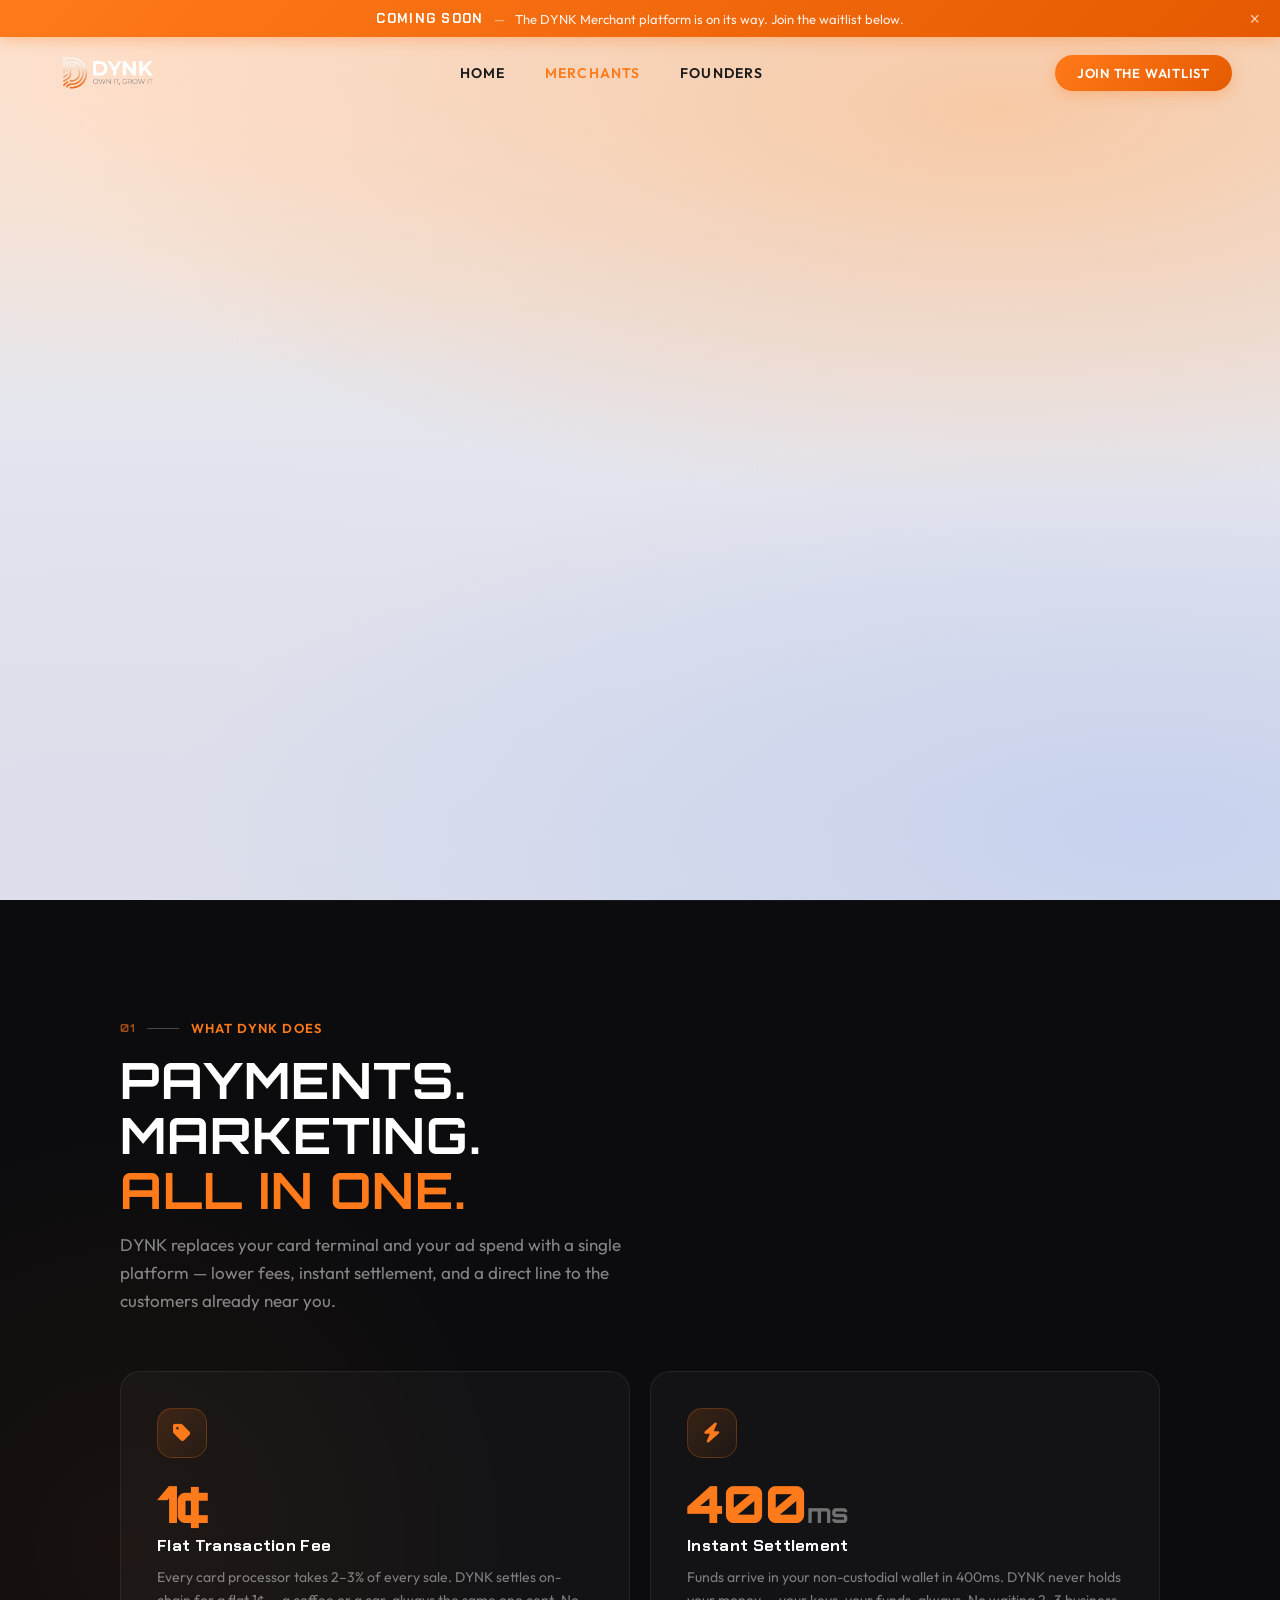
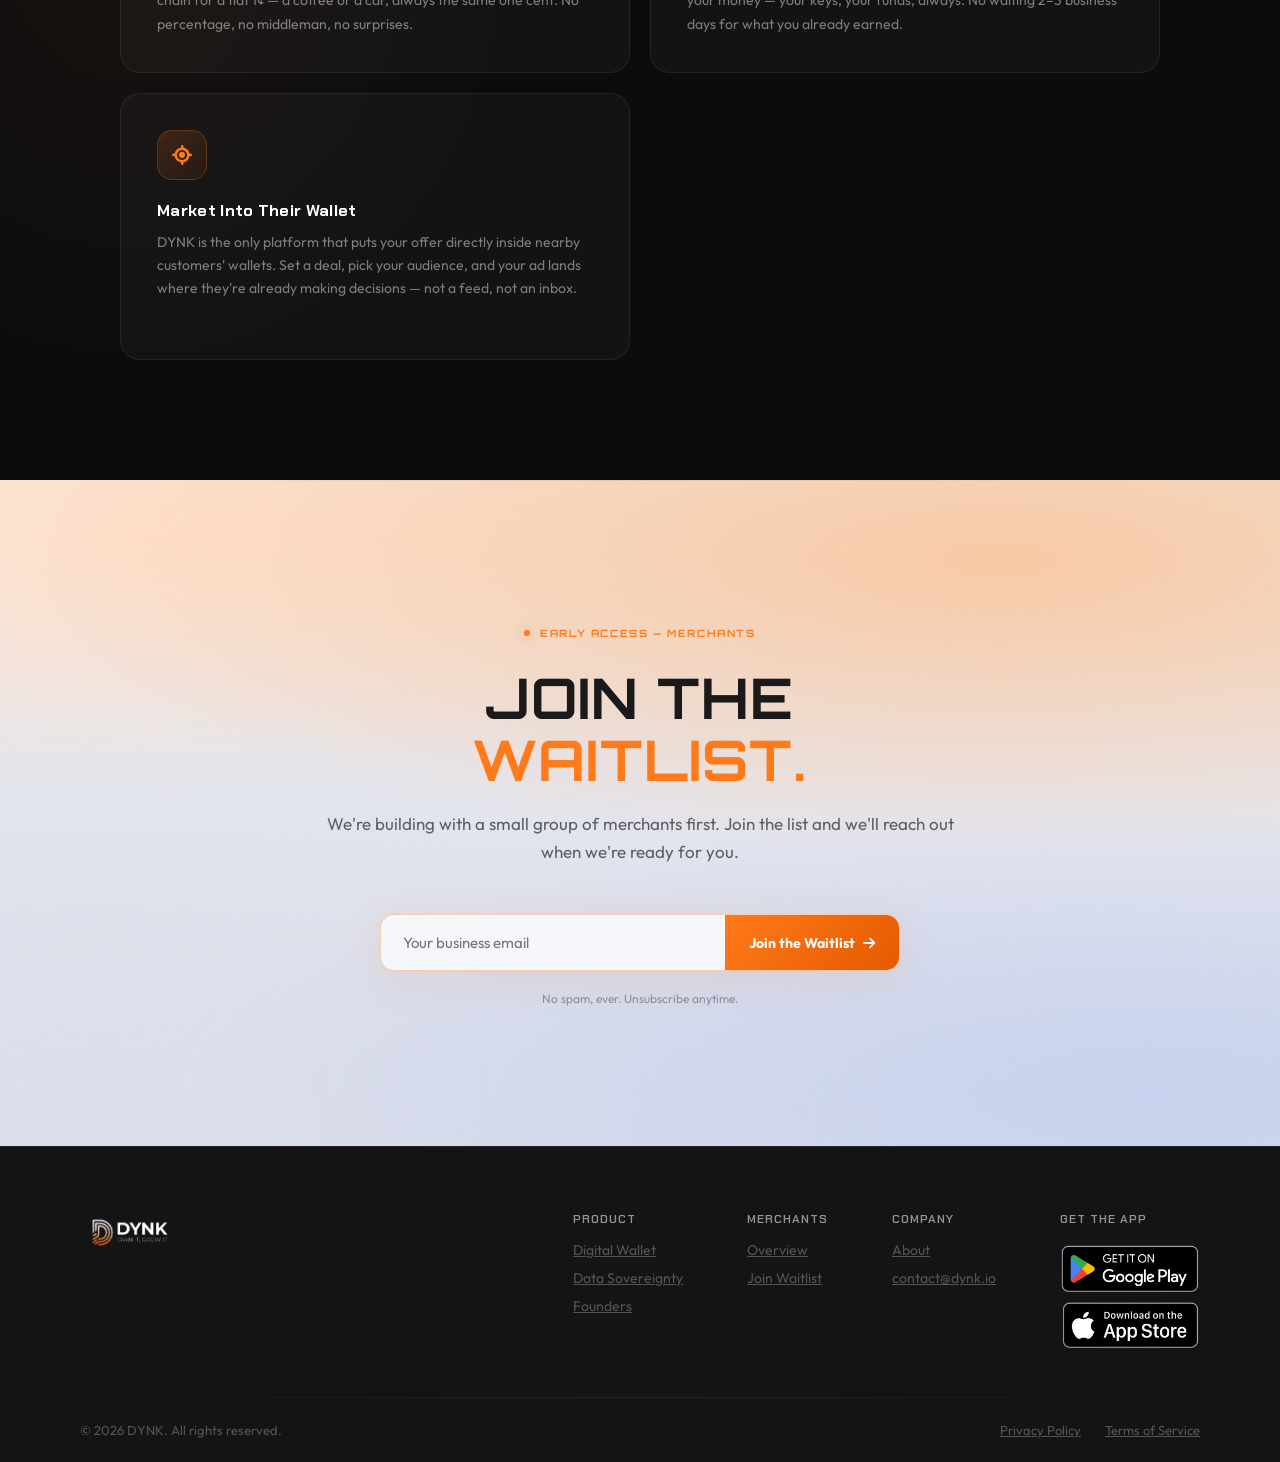
<file: merchant-coming-soon.html>
<!DOCTYPE html>
<html lang="en">
<head>
<meta charset="UTF-8">
<meta name="viewport" content="width=device-width, initial-scale=1.0">
<title>DYNK for Merchants — Coming Soon</title>
<link rel="icon" type="image/png" href="assets/dynk-gradient-mark.png">
<link href="https://fonts.googleapis.com/css2?family=Chakra+Petch:wght@400;500;600;700&family=Outfit:wght@300;400;500;600;700&family=Orbitron:wght@400;500;600;700;800;900&display=swap" rel="stylesheet">
<link rel="stylesheet" href="hero.css">
<link rel="stylesheet" href="sections.css">
<link rel="stylesheet" href="scroll-anim.css">
<link rel="stylesheet" href="https://cdnjs.cloudflare.com/ajax/libs/font-awesome/6.5.2/css/all.min.css">
<style>
  body { background: #0C0C0E; color: #1A1A1A; font-family: var(--font-body); }

  .m-waitlist-btn:hover { opacity: 0.9 !important; }
  .m-flink:hover        { color: #FF7A1A !important; }
  .m-flegal:hover       { color: rgba(255,255,255,0.55) !important; }

  .m-overview-grid {
    display: grid;
    grid-template-columns: 1fr 1fr;
    gap: 20px;
    margin-top: 56px;
  }
  .m-overview-card {
    padding: 36px;
    background: rgba(255,255,255,0.03);
    border: 1px solid rgba(255,255,255,0.07);
    border-radius: 20px;
    position: relative;
    overflow: hidden;
    transition: border-color 0.3s, background 0.3s;
  }
  .m-overview-card:hover { border-color: rgba(255,122,26,0.25); background: rgba(255,122,26,0.03); }
  .m-overview-icon {
    width: 50px; height: 50px; border-radius: 15px;
    background: linear-gradient(135deg,rgba(255,122,26,0.16),rgba(255,122,26,0.05));
    border: 1px solid rgba(255,122,26,0.25);
    display: flex; align-items: center; justify-content: center;
    color: #FF7A1A; font-size: 20px;
    margin-bottom: 20px;
  }
  .m-overview-stat {
    font-family: 'Orbitron', system-ui;
    font-size: clamp(36px, 4vw, 52px);
    font-weight: 900;
    color: #FF7A1A;
    line-height: 1;
    margin-bottom: 6px;
    letter-spacing: -0.02em;
  }
  .m-overview-title {
    font-family: 'Chakra Petch', system-ui;
    font-size: 16px; font-weight: 700;
    color: #fff; margin-bottom: 10px;
    letter-spacing: 0.02em;
  }
  .m-overview-desc {
    font-size: 14px;
    color: rgba(255,255,255,0.45);
    line-height: 1.65;
    margin: 0;
  }

  @media (max-width: 768px) {
    .m-overview-grid { grid-template-columns: 1fr; }
  }
  @media (max-width: 600px) {
    .m-inner { padding: 0 20px !important; }
    .m-ftr-top { flex-direction: column !important; gap: 40px !important; }
    .m-ftr-cols { flex-direction: column !important; gap: 24px !important; }
    .m-ftr-bottom { flex-direction: column !important; text-align: center !important; gap: 12px !important; }
    #coming-soon-banner span:nth-child(3) { display: none; }
    .hero-visual { display: none; }
  }
</style>
</head>
<body>

<!-- COMING SOON BANNER -->
<div id="coming-soon-banner" style="position:fixed; top:0; left:0; right:0; z-index:9999; background:linear-gradient(135deg,#FF7A1A,#E55A00); padding:10px 20px; text-align:center; display:flex; align-items:center; justify-content:center; gap:10px; box-shadow:0 2px 16px rgba(255,122,26,0.4);">
  <span style="font-family:'Chakra Petch',sans-serif; font-weight:700; font-size:13px; color:#fff; letter-spacing:0.1em; text-transform:uppercase;">Coming Soon</span>
  <span style="color:rgba(255,255,255,0.6); font-size:13px;">—</span>
  <span style="font-family:'Outfit',sans-serif; font-size:13px; color:rgba(255,255,255,0.9);">The DYNK Merchant platform is on its way. Join the waitlist below.</span>
  <button style="position:absolute; right:16px; background:none; border:none; cursor:pointer; color:rgba(255,255,255,0.7); font-size:18px; line-height:1; padding:0 4px;">&times;</button>
</div>

<!-- NAV -->
<nav class="nav" id="siteNav">
  <div class="nav-inner">
    <a href="/" class="nav-logo">
      <img src="assets/dynk-logo.png" alt="DYNK">
    </a>
    <div class="nav-links">
      <a href="/">Home</a>
      <a href="#" style="color: #FF7A1A;">Merchants</a>
      <a href="/founders">Founders</a>
    </div>
    <a href="#waitlist" class="nav-platform-btn">Join the Waitlist</a>
  </div>
</nav>

<!-- HERO -->
<section class="hero" id="hero">
  <div class="hero-bg-light"></div>

  <div class="hero-inner">
    <div class="hero-text hero-entrance hero-entrance--text">
      <h1 class="hero-headline">KEEP EVERY DOLLAR</h1>
      <div class="hero-brand">YOU EARN.</div>
      <p class="hero-subtitle">Cards take 2–3% on every sale. DYNK settles for a flat <strong style="color:#1A1A1A; font-weight:600;">1¢</strong> in <strong style="color:#1A1A1A; font-weight:600;">400ms</strong> to your own wallet — then lets you market your offers <strong style="color:#1A1A1A; font-weight:600;">straight to the right customers' wallets</strong> nearby.</p>
      <div class="hero-buttons">
        <a href="#waitlist" class="hero-btn-primary"><span>Join the Waitlist</span></a>
        <a href="#overview" class="hero-btn-secondary"><span>Learn More</span></a>
      </div>
    </div>
    <div class="hero-visual hero-entrance hero-entrance--visual" id="heroVisual">
      <img src="assets/merchant-hero.png" alt="DYNK for Merchants" loading="eager">
    </div>
  </div>

  <div class="hero-featured hero-entrance hero-entrance--featured">
    <span>built on</span>
    <div class="featured-logos">
      <span class="featured-logo solana-logo">
        <svg width="28" height="22" viewBox="0 0 397 312" fill="none" xmlns="http://www.w3.org/2000/svg">
          <defs>
            <linearGradient id="sol-a" x1="0%" y1="100%" x2="100%" y2="0%">
              <stop offset="0%" stop-color="#9945FF"/>
              <stop offset="50%" stop-color="#14F195"/>
              <stop offset="100%" stop-color="#14F195"/>
            </linearGradient>
          </defs>
          <path d="M64.6 237.9a14 14 0 0 1 9.9-4.1h309.3c6.2 0 9.4 7.5 5 12L338 291.7a14 14 0 0 1-9.9 4.1H18.8c-6.2 0-9.4-7.5-5-12l50.8-45.9ZM64.6 20.3A14.4 14.4 0 0 1 74.5 16h309.3c6.2 0 9.4 7.5 5 12L338 74a14 14 0 0 1-9.9 4.1H18.8c-6.2 0-9.4-7.5-5-12L64.6 20.3ZM338 156.5a14 14 0 0 0-9.9-4.1H18.8c-6.2 0-9.4 7.5-5 12l50.8 45.9a14 14 0 0 0 9.9 4.1h309.3c6.2 0 9.4-7.5 5-12L338 156.5Z" fill="url(#sol-a)"/>
        </svg>
        <span style="font-family: var(--font-display); font-weight: 700; font-size: 20px; letter-spacing: 0.04em;">Solana</span>
      </span>
    </div>
  </div>
</section>

<!-- OVERVIEW -->
<section id="overview" style="position:relative; padding:120px 0; overflow:hidden; background:#0C0C0E;">
  <div style="position:absolute; inset:0; background:radial-gradient(ellipse 55% 65% at 10% 55%, rgba(255,122,26,0.05) 0%, transparent 55%); pointer-events:none;"></div>
  <div style="position:absolute; top:0; left:8%; right:8%; height:1px; background:linear-gradient(90deg, transparent, rgba(255,255,255,0.07), transparent);"></div>

  <div class="m-inner" style="max-width:1120px; margin:0 auto; padding:0 40px; position:relative; z-index:2;">

    <div style="max-width:640px; margin-bottom:8px;">
      <div data-reveal="0" style="display:flex; align-items:center; gap:12px; margin-bottom:16px; font-size:13px; font-weight:600; color:#FF7A1A; letter-spacing:0.08em; text-transform:uppercase;">
        <span style="font-family:'Orbitron',system-ui; font-weight:700; font-size:11px; opacity:0.6;">01</span>
        <span style="width:32px; height:1px; background:rgba(255,255,255,0.25);"></span>
        What DYNK Does
      </div>
      <h2 data-reveal="1" style="font-family:'Orbitron',system-ui; font-size:clamp(30px,4vw,50px); font-weight:700; letter-spacing:0.02em; line-height:1.1; color:#FFFFFF; margin-bottom:14px;">PAYMENTS. MARKETING.<br><span style="color:#FF7A1A;">ALL IN ONE.</span></h2>
      <p data-reveal="2" style="font-size:17px; color:rgba(255,255,255,0.5); line-height:1.65; max-width:560px;">DYNK replaces your card terminal and your ad spend with a single platform — lower fees, instant settlement, and a direct line to the customers already near you.</p>
    </div>

    <div class="m-overview-grid">

      <div class="m-overview-card" data-reveal="3">
        <div class="m-overview-icon"><i class="fa-solid fa-tag"></i></div>
        <div class="m-overview-stat">1¢</div>
        <div class="m-overview-title">Flat Transaction Fee</div>
        <p class="m-overview-desc">Every card processor takes 2–3% of every sale. DYNK settles on-chain for a flat 1¢ — a coffee or a car, always the same one cent. No percentage, no middleman, no surprises.</p>
      </div>

      <div class="m-overview-card" data-reveal="4">
        <div class="m-overview-icon"><i class="fa-solid fa-bolt"></i></div>
        <div class="m-overview-stat">400<span style="font-size:0.5em; color:rgba(255,255,255,0.4); font-weight:700;">ms</span></div>
        <div class="m-overview-title">Instant Settlement</div>
        <p class="m-overview-desc">Funds arrive in your non-custodial wallet in 400ms. DYNK never holds your money — your keys, your funds, always. No waiting 2–3 business days for what you already earned.</p>
      </div>

      <div class="m-overview-card" data-reveal="5">
        <div class="m-overview-icon"><i class="fa-solid fa-location-crosshairs"></i></div>
        <div class="m-overview-title">Market Into Their Wallet</div>
        <p class="m-overview-desc">DYNK is the only platform that puts your offer directly inside nearby customers' wallets. Set a deal, pick your audience, and your ad lands where they're already making decisions — not a feed, not an inbox.</p>
      </div>

      <div class="m-overview-card" data-reveal="6">
        <div class="m-overview-icon"><i class="fa-solid fa-chart-line"></i></div>
        <div class="m-overview-title">One Dashboard, Everything</div>
        <p class="m-overview-desc">Accept payments, run campaigns, and track your revenue in real time — all from a single dashboard built for the floor, not the back office. Revenue auto-splits into tax, wages, and ops buckets before you think about it.</p>
      </div>

    </div>
  </div>
</section>

<!-- WAITLIST -->
<section id="waitlist" style="position:relative; padding:140px 0; overflow:hidden; text-align:center; background:radial-gradient(140% 80% at 78% 12%,#F8C9A5 0%,rgba(248,201,165,0) 55%),radial-gradient(120% 70% at 12% 8%,#FFE0CB 0%,rgba(255,224,203,0) 50%),radial-gradient(140% 80% at 90% 92%,#C7D2EE 0%,rgba(199,210,238,0) 55%),radial-gradient(160% 90% at 8% 90%,#DCDFEB 0%,rgba(220,223,235,0) 60%),linear-gradient(180deg,#F0E5DA 0%,#E5E6EE 50%,#DBDDE8 100%);">
  <div style="position:absolute; top:0; left:8%; right:8%; height:1px; background:linear-gradient(90deg, transparent, rgba(0,0,0,0.08), transparent);"></div>

  <div style="position:relative; z-index:2; max-width:680px; margin:0 auto; padding:0 24px;">
    <div data-reveal="0" style="display:inline-flex; align-items:center; gap:10px; margin-bottom:28px;">
      <span style="width:6px; height:6px; border-radius:50%; background:#FF7A1A; box-shadow:0 0 10px rgba(255,122,26,0.5);"></span>
      <span style="font-family:'Orbitron',system-ui; font-size:10px; font-weight:700; letter-spacing:0.16em; text-transform:uppercase; color:#FF7A1A;">Early Access — Merchants</span>
    </div>
    <h2 data-reveal="1" style="font-family:'Orbitron',system-ui; font-size:clamp(34px,4.5vw,56px); font-weight:700; color:#1A1A1A; line-height:1.1; letter-spacing:0.02em; margin-bottom:20px;">
      JOIN THE<br><span style="color:#FF7A1A;">WAITLIST.</span>
    </h2>
    <p data-reveal="2" style="font-size:17px; color:#5C5E68; line-height:1.65; margin-bottom:48px;">
      We're building with a small group of merchants first. Join the list and we'll reach out when we're ready for you.
    </p>

    <form id="waitlistForm" data-reveal="3" style="width:100%; max-width:520px; margin:0 auto;" onsubmit="handleMerchantWaitlist(event)">
      <div style="display:flex; gap:0; background:rgba(255,255,255,0.75); backdrop-filter:blur(12px); border:1px solid rgba(255,122,26,0.35); border-radius:14px; overflow:hidden; box-shadow:0 8px 40px rgba(255,122,26,0.12);">
        <input type="email" id="waitlistEmail" placeholder="Your business email" required style="flex:1; padding:18px 22px; background:transparent; border:none; outline:none; font-family:inherit; font-size:15px; color:#1A1A1A;">
        <button type="submit" id="waitlistBtn" class="m-waitlist-btn" style="display:flex; align-items:center; gap:8px; padding:16px 24px; background:linear-gradient(135deg,#FF7A1A,#E55A00); border:none; cursor:pointer; color:#fff; font-family:inherit; font-size:14px; font-weight:700; white-space:nowrap; transition:opacity 0.2s;">
          <span>Join the Waitlist</span>
          <i class="fa-solid fa-arrow-right"></i>
        </button>
      </div>
    </form>
    <div id="waitlistSuccess" style="display:none; flex-direction:column; align-items:center; gap:14px;">
      <div style="width:56px; height:56px; border-radius:50%; line-height:56px; background:linear-gradient(135deg,#FF7A1A,#E55A00); font-size:22px; color:#fff; text-align:center;">✓</div>
      <p style="font-size:18px; font-weight:600; color:#1A1A1A;">You're on the list. We'll be in touch when we launch in your area.</p>
    </div>

    <p data-reveal="4" style="margin-top:20px; font-size:12px; color:rgba(0,0,0,0.35);">No spam, ever. Unsubscribe anytime.</p>
  </div>
</section>

<!-- FOOTER -->
<footer style="background:#141416; border-top:1px solid rgba(255,255,255,0.07);">
  <div class="m-inner" style="max-width:1200px; margin:0 auto; padding:0 40px;">
    <div class="m-ftr-top" style="display:flex; justify-content:space-between; align-items:flex-start; padding:64px 0 48px; gap:60px;">
      <div>
        <a href="/">
          <img src="assets/dynk-logo.png" alt="DYNK" style="width:100px; height:auto;">
        </a>
      </div>
      <div class="m-ftr-cols" style="display:flex; gap:64px;">
        <div style="display:flex; flex-direction:column; gap:10px;">
          <h5 style="font-family:'Chakra Petch',system-ui; font-size:12px; font-weight:600; color:rgba(255,255,255,0.55); letter-spacing:0.08em; text-transform:uppercase; margin-bottom:4px;">Product</h5>
          <a href="/#wallet"  class="m-flink" style="font-size:14px; color:rgba(255,255,255,0.28); transition:color 0.25s;">Digital Wallet</a>
          <a href="/#data"    class="m-flink" style="font-size:14px; color:rgba(255,255,255,0.28); transition:color 0.25s;">Data Sovereignty</a>
          <a href="/founders" class="m-flink" style="font-size:14px; color:rgba(255,255,255,0.28); transition:color 0.25s;">Founders</a>
        </div>
        <div style="display:flex; flex-direction:column; gap:10px;">
          <h5 style="font-family:'Chakra Petch',system-ui; font-size:12px; font-weight:600; color:rgba(255,255,255,0.55); letter-spacing:0.08em; text-transform:uppercase; margin-bottom:4px;">Merchants</h5>
          <a href="#overview" class="m-flink" style="font-size:14px; color:rgba(255,255,255,0.28); transition:color 0.25s;">Overview</a>
          <a href="#waitlist" class="m-flink" style="font-size:14px; color:rgba(255,255,255,0.28); transition:color 0.25s;">Join Waitlist</a>
        </div>
        <div style="display:flex; flex-direction:column; gap:10px;">
          <h5 style="font-family:'Chakra Petch',system-ui; font-size:12px; font-weight:600; color:rgba(255,255,255,0.55); letter-spacing:0.08em; text-transform:uppercase; margin-bottom:4px;">Company</h5>
          <a href="#"                      class="m-flink" style="font-size:14px; color:rgba(255,255,255,0.28); transition:color 0.25s;">About</a>
          <a href="mailto:contact@dynk.io" class="m-flink" style="font-size:14px; color:rgba(255,255,255,0.28); transition:color 0.25s;">contact@dynk.io</a>
        </div>
        <div style="display:flex; flex-direction:column; gap:10px;">
          <h5 style="font-family:'Chakra Petch',system-ui; font-size:12px; font-weight:600; color:rgba(255,255,255,0.55); letter-spacing:0.08em; text-transform:uppercase; margin-bottom:4px;">Get the App</h5>
          <div style="display:flex; flex-direction:column; gap:10px; margin-top:4px;">
            <a href="#"><img src="assets/apple.png"   alt="App Store"   style="width:140px; height:auto; display:block;"></a>
            <a href="#"><img src="assets/android.png" alt="Google Play" style="width:140px; height:auto; display:block;"></a>
          </div>
        </div>
      </div>
    </div>
    <div style="height:1px; background:linear-gradient(90deg, transparent, rgba(255,255,255,0.07), transparent);"></div>
    <div class="m-ftr-bottom" style="display:flex; justify-content:space-between; align-items:center; padding:24px 0; gap:20px;">
      <span style="font-size:13px; color:rgba(255,255,255,0.28);">© 2026 DYNK. All rights reserved.</span>
      <div style="display:flex; gap:24px;">
        <a href="#" class="m-flegal" style="font-size:13px; color:rgba(255,255,255,0.28); transition:color 0.25s;">Privacy Policy</a>
        <a href="#" class="m-flegal" style="font-size:13px; color:rgba(255,255,255,0.28); transition:color 0.25s;">Terms of Service</a>
      </div>
    </div>
  </div>
</footer>

<script src="hero.js"></script>
<script src="scroll-anim.js"></script>
<script>
(function() {
  var nav = document.getElementById('siteNav');

  window.addEventListener('scroll', function() {
    nav.classList.toggle('scrolled', window.scrollY > 50);
  }, { passive: true });

  requestAnimationFrame(function() {
    var obs = new IntersectionObserver(function(entries) {
      entries.forEach(function(e) {
        if (!e.isIntersecting) return;
        var el = e.target;
        var d = parseInt(el.dataset.reveal || '0') * 120;
        setTimeout(function() {
          el.style.opacity = '1';
          el.style.transform = 'none';
        }, d);
        obs.unobserve(el);
      });
    }, { threshold: 0.08, rootMargin: '0px 0px -40px 0px' });

    document.querySelectorAll('[data-reveal]').forEach(function(el) {
      el.style.opacity = '0';
      el.style.transition = 'transform 0.9s cubic-bezier(0.16,1,0.3,1), opacity 0.7s ease';
      el.style.transform = 'translateY(40px)';
      obs.observe(el);
    });
  });

  window.handleMerchantWaitlist = async function(e) {
    e.preventDefault();
    var email = document.getElementById('waitlistEmail').value;
    if (!email) return;
    var btn = document.getElementById('waitlistBtn');
    btn.disabled = true;
    try {
      var res = await fetch('/api/waitlist', {
        method: 'POST',
        headers: { 'Content-Type': 'application/json' },
        body: JSON.stringify({ email: email, source: 'merchants' })
      });
      if (!res.ok) throw new Error();
    } catch(err) {}
    document.getElementById('waitlistForm').style.display = 'none';
    document.getElementById('waitlistSuccess').style.display = 'flex';
  };
})();
</script>
<script>
  (function() {
    var banner = document.getElementById('coming-soon-banner');
    var nav = document.getElementById('siteNav');

    function applyOffset() {
      nav.style.top = banner.offsetHeight + 'px';
    }

    applyOffset();
    window.addEventListener('resize', applyOffset);

    banner.querySelector('button').addEventListener('click', function() {
      banner.style.display = 'none';
      nav.style.top = '0';
    });
  })();
</script>
</body>
</html>
</file>
<file: hero.css>
/* ═══════════════════════════════════════
   DYNK — Hero & Nav Styles
   ═══════════════════════════════════════ */

:root {
  --orange: #FF7A1A;
  --orange-deep: #E55A00;
  --orange-soft: #FFB088;
  --ink: #0C0C0E;
  --ink-2: #141416;
  --ink-3: #1E1E22;
  --text-1: #FFFFFF;
  --text-2: rgba(255,255,255,0.55);
  --text-3: rgba(255,255,255,0.28);
  --border: rgba(255,255,255,0.07);
  --font-display: 'Chakra Petch', system-ui, sans-serif;
  --font-heading: 'Orbitron', system-ui, sans-serif;
  --font-body: 'Outfit', -apple-system, BlinkMacSystemFont, sans-serif;
  --r-pill: 999px;
}

*, *::before, *::after { box-sizing: border-box; margin: 0; padding: 0; }
html { scroll-behavior: smooth; -webkit-font-smoothing: antialiased; }
body {
  font-family: var(--font-body);
  color: var(--text-1);
  background: var(--ink);
  overflow-x: hidden;
}

/* ── NAV (light-first) ── */
.nav {
  position: fixed; top: 0; left: 0; right: 0; z-index: 100;
  padding: 0 48px; height: 72px; display: flex; align-items: center;
  transition: background 0.5s, backdrop-filter 0.5s, box-shadow 0.5s;
}
.nav.scrolled {
  background: rgba(240, 229, 218, 0.82);
  backdrop-filter: blur(24px) saturate(1.4);
  -webkit-backdrop-filter: blur(24px) saturate(1.4);
  box-shadow: 0 1px 0 rgba(0,0,0,0.06);
}
.nav-inner {
  max-width: 1280px; width: 100%; margin: 0 auto;
  display: flex; align-items: center; justify-content: space-between;
}
.nav-logo {
  display: flex; align-items: center; gap: 10px; text-decoration: none;
}
.nav-logo img { width: 120px; height: auto; object-fit: contain; }
.nav-logo-text { display: flex; flex-direction: column; gap: 1px; }
.nav-logo-name {
  font-family: var(--font-heading); font-weight: 700; font-size: 17px;
  color: #1A1A1A; letter-spacing: 0.08em; line-height: 1.1;
}
.nav-logo-tagline {
  font-size: 8.5px; font-weight: 600; color: #8A8D9A;
  letter-spacing: 0.14em; text-transform: uppercase; line-height: 1;
}
.nav-links { display: flex; gap: 40px; }
.nav-links a {
  text-decoration: none; font-size: 14px; font-weight: 600;
  color: #1A1A1A; letter-spacing: 0.08em; text-transform: uppercase;
  transition: color 0.3s;
}
.nav-links a:hover { color: var(--orange); }
.nav-platform-btn {
  display: inline-flex; align-items: center;
  padding: 10px 22px;
  background: linear-gradient(135deg, var(--orange), var(--orange-deep));
  color: #fff; font-size: 13px; font-weight: 600;
  letter-spacing: 0.06em; text-transform: uppercase;
  text-decoration: none; border-radius: var(--r-pill);
  box-shadow: 0 4px 14px rgba(255,122,26,0.3);
  transition: transform 0.2s, box-shadow 0.2s;
  white-space: nowrap;
}
.nav-platform-btn:hover {
  transform: translateY(-1px);
  box-shadow: 0 6px 18px rgba(255,122,26,0.4);
}

/* ── HAMBURGER ── */
.nav-hamburger {
  display: none;
  flex-direction: column;
  justify-content: center;
  align-items: center;
  gap: 5px;
  width: 40px; height: 40px;
  background: none; border: none; cursor: pointer;
  padding: 8px 6px; flex-shrink: 0;
}
.nav-hamburger span {
  display: block; width: 22px; height: 2px;
  background: #1A1A1A; border-radius: 2px;
  transition: transform 0.3s, opacity 0.3s;
}
.nav-hamburger.open span:nth-child(1) { transform: translateY(7px) rotate(45deg); }
.nav-hamburger.open span:nth-child(2) { opacity: 0; transform: scaleX(0); }
.nav-hamburger.open span:nth-child(3) { transform: translateY(-7px) rotate(-45deg); }

/* ── MOBILE DROPDOWN MENU ── */
.nav-mobile-menu {
  position: fixed;
  top: 72px; left: 0; right: 0;
  background: rgba(240, 229, 218, 0.97);
  backdrop-filter: blur(24px) saturate(1.4);
  -webkit-backdrop-filter: blur(24px) saturate(1.4);
  border-bottom: 1px solid rgba(0,0,0,0.08);
  z-index: 99;
  display: none;
  flex-direction: column;
  padding: 12px 24px 24px;
  gap: 0;
  box-shadow: 0 8px 32px rgba(0,0,0,0.08);
}
.nav-mobile-menu.open { display: flex; }
.nav-mobile-menu a {
  padding: 14px 0;
  font-size: 15px; font-weight: 600;
  color: #1A1A1A; text-decoration: none;
  letter-spacing: 0.06em; text-transform: uppercase;
  border-bottom: 1px solid rgba(0,0,0,0.06);
  transition: color 0.2s;
}
.nav-mobile-menu a:hover { color: var(--orange); }
.nav-mobile-menu .nav-mobile-cta {
  display: flex; align-items: center; justify-content: center;
  margin-top: 16px;
  padding: 14px 28px;
  background: linear-gradient(135deg, var(--orange), var(--orange-deep));
  color: #fff !important;
  border-radius: var(--r-pill);
  font-size: 14px; font-weight: 700 !important;
  letter-spacing: 0.06em; text-transform: uppercase;
  text-decoration: none; border-bottom: none !important;
  box-shadow: 0 4px 14px rgba(255,122,26,0.3);
}
.nav-mobile-menu .nav-mobile-cta:hover { opacity: 0.9; }

/* ── HERO (light, two-column) ── */
.hero {
  position: relative;
  min-height: 100vh; min-height: 100dvh;
  display: flex; flex-direction: column;
  overflow: hidden;
}
.hero-bg-light {
  position: absolute; inset: 0;
  background:
    radial-gradient(140% 80% at 78% 12%, #F8C9A5 0%, rgba(248,201,165,0) 55%),
    radial-gradient(120% 70% at 12% 8%, #FFE0CB 0%, rgba(255,224,203,0) 50%),
    radial-gradient(140% 80% at 90% 92%, #C7D2EE 0%, rgba(199,210,238,0) 55%),
    radial-gradient(160% 90% at 8% 90%, #DCDFEB 0%, rgba(220,223,235,0) 60%),
    linear-gradient(180deg, #F0E5DA 0%, #E5E6EE 50%, #DBDDE8 100%);
}

.hero-inner {
  flex: 1;
  max-width: 1280px; width: 100%; margin: 0 auto;
  padding: 140px 60px 40px;
  display: grid; grid-template-columns: 1fr 1.1fr;
  align-items: center; gap: 20px;
  position: relative; z-index: 2;
}

.hero-text {
  display: flex; flex-direction: column; gap: 4px;
}
.hero-headline {
  font-family: var(--font-display);
  font-size: clamp(30px, 3.6vw, 48px);
  font-weight: 700; color: #1A1A1A;
  letter-spacing: 0.03em; line-height: 1.15;
}
.hero-brand {
  font-family: var(--font-heading);
  font-size: clamp(60px, 9vw, 120px);
  font-weight: 900; color: #1A1A1A;
  letter-spacing: 0.04em; line-height: 0.95;
  margin: 8px 0 12px;
}
.hero-subtitle {
  font-size: clamp(16px, 1.6vw, 20px);
  color: #5C5E68; line-height: 1.5;
}
.hero-buttons {
  display: flex; gap: 14px; margin-top: 24px; flex-wrap: wrap;
}
.hero-btn-primary {
  display: inline-flex; align-items: center;
  padding: 16px 36px;
  background: linear-gradient(135deg, var(--orange), var(--orange-deep));
  color: white; font-weight: 600; font-size: 16px;
  text-decoration: none; border-radius: var(--r-pill);
  box-shadow: 0 8px 28px rgba(255,122,26,0.3);
  transition: transform 0.3s cubic-bezier(0.16,1,0.3,1), box-shadow 0.3s;
}
.hero-btn-primary:hover {
  transform: translateY(-2px) scale(1.02);
  box-shadow: 0 12px 36px rgba(255,122,26,0.4);
}
.hero-btn-secondary {
  display: inline-flex; align-items: center;
  padding: 16px 36px;
  background: rgba(255,255,255,0.5);
  border: 1.5px solid #C8CAD4;
  color: #1A1A1A; font-weight: 500; font-size: 16px;
  text-decoration: none; border-radius: var(--r-pill);
  transition: background 0.3s, border-color 0.3s;
}
.hero-btn-secondary:hover {
  background: rgba(255,255,255,0.7);
  border-color: #A0A3B1;
}

.hero-visual {
  display: flex; align-items: center; justify-content: center;
  position: relative;
}
.hero-visual img {
  width: 115%; max-width: 700px;
  height: auto; object-fit: contain;
  filter: drop-shadow(0 20px 60px rgba(180,100,40,0.12));
  will-change: transform;
}
.hero-visual video {
  width: 140%; max-width: 860px;
  height: auto; object-fit: contain;
  will-change: transform;
}

/* ── Featured In ── */
.hero-featured {
  position: relative; z-index: 2;
  padding: 28px 60px;
  border-top: 1px solid rgba(0,0,0,0.06);
  display: flex; align-items: center; justify-content: center;
  gap: 48px;
  max-width: 1280px; margin: 0 auto; width: 100%;
}
.hero-featured > span {
  font-size: 13px; color: #A0A3B1; font-weight: 400;
}
.featured-logos {
  display: flex; align-items: center; gap: 40px;
}
.solana-logo {
  display: inline-flex; align-items: center; gap: 10px;
}
.featured-logo {
  font-size: 20px; color: #1A1A1A; opacity: 0.45;
}

/* ── Shared hero-cta button (reused in board section) ── */
.hero-cta {
  display: inline-flex; align-items: center; gap: 12px;
  margin-top: 8px; padding: 18px 44px;
  background: linear-gradient(135deg, var(--orange), var(--orange-deep));
  color: #fff; font-weight: 600; font-size: 16px;
  text-decoration: none; border-radius: var(--r-pill);
  letter-spacing: 0.03em;
  box-shadow: 0 8px 36px rgba(255,122,26,0.3);
  transition: transform 0.3s cubic-bezier(0.16,1,0.3,1), box-shadow 0.3s;
}
.hero-cta:hover {
  transform: translateY(-2px) scale(1.02);
  box-shadow: 0 14px 48px rgba(255,122,26,0.4);
}
.hero-cta svg { transition: transform 0.3s; }
.hero-cta:hover svg { transform: translateX(4px); }

/* ── ENTRANCE ANIMATIONS ── */
.hero-entrance {
  opacity: 0;
  transition-property: opacity, transform;
  transition-timing-function: cubic-bezier(0.16, 1, 0.3, 1);
  transition-duration: 1s;
}
.hero-entrance.entered { opacity: 1; transform: none !important; }
.hero-entrance--text {
  transform: translateX(-50px);
  transition-duration: 1.2s;
}
.hero-entrance--visual {
  transform: translateX(60px) scale(0.92);
  transition-duration: 1.4s;
}
.hero-entrance--featured {
  transform: translateY(20px);
  transition-duration: 0.8s;
}

/* ── RESPONSIVE ── */
@media (max-width: 960px) {
  .nav { padding: 0 24px; }
  .nav-links { display: none; }
  .nav-platform-btn { display: none; }
  .nav-hamburger { display: flex; }
  .hero-inner {
    grid-template-columns: 1fr;
    padding: 120px 40px 40px;
    gap: 32px; text-align: center;
  }
  .hero-text { align-items: center; }
  .hero-visual img { width: 80%; max-width: 400px; }
  .hero-visual video { width: 100%; max-width: 480px; }
  .hero-featured { flex-direction: column; gap: 16px; padding: 24px 40px; }
  .featured-logos { gap: 24px; flex-wrap: wrap; justify-content: center; }
}
@media (max-width: 768px) {
  .hero-visual { display: none; }
}
@media (max-width: 600px) {
  .nav { padding: 0 16px; }
  .hero-inner { padding: 100px 20px 30px; }
  .hero-featured { padding: 20px; }
  .hero-buttons { flex-direction: column; align-items: stretch; }
  .hero-btn-primary, .hero-btn-secondary { justify-content: center; }
}
</file>
<file: sections.css>
/* ═══════════════════════════════════════
   DYNK — Body Section Styles
   ═══════════════════════════════════════ */

/* ── SECTION SHARED ── */
.sec-inner { max-width: 1200px; margin: 0 auto; padding: 0 40px; position: relative; z-index: 2; }
.sec-label {
  display: flex; align-items: center; gap: 12px; margin-bottom: 20px;
  font-size: 13px; font-weight: 600; color: var(--orange);
  letter-spacing: 0.08em; text-transform: uppercase;
}
.sec-label-num {
  font-family: var(--font-heading); font-weight: 700; font-size: 11px; opacity: 0.6;
}
.sec-label-line { width: 32px; height: 1px; background: var(--orange); opacity: 0.4; }
.sec-title {
  font-family: var(--font-heading);
  font-size: clamp(34px, 4.5vw, 56px); font-weight: 700;
  letter-spacing: 0.02em; line-height: 1.1;
  color: #1A1A1A; margin-bottom: 16px;
}
.sec-title--light { color: var(--text-1); }
.sec-desc {
  font-size: 18px; font-weight: 400; color: #5C5E68;
  line-height: 1.65; max-width: 500px; text-wrap: pretty;
}
.sec-desc--light { color: var(--text-2); }

/* ── PHONE MOCKUPS ── */
.phone-mockup {
  border-radius: 36px;
  overflow: hidden;
  box-shadow: 0 24px 80px rgba(0,0,0,0.12), 0 8px 24px rgba(0,0,0,0.06);
  background: #1A1A1A;
  padding: 4px;
  transition: transform 0.5s cubic-bezier(0.16,1,0.3,1);
}
.phone-mockup img {
  width: 100%;
  display: block;
  border-radius: 32px;
}
.phone-mockup--dark {
  box-shadow: 0 24px 80px rgba(0,0,0,0.45), 0 8px 24px rgba(0,0,0,0.3), 0 0 0 1px rgba(255,255,255,0.06);
}

/* ── WALLET (warm gradient) ── */
.sec-wallet {
  position: relative; padding: 140px 0;
  background:
    radial-gradient(140% 80% at 78% 12%, #F8C9A5 0%, rgba(248,201,165,0) 55%),
    radial-gradient(120% 70% at 12% 8%, #FFE0CB 0%, rgba(255,224,203,0) 50%),
    radial-gradient(140% 80% at 90% 92%, #C7D2EE 0%, rgba(199,210,238,0) 55%),
    radial-gradient(160% 90% at 8% 90%, #DCDFEB 0%, rgba(220,223,235,0) 60%),
    linear-gradient(180deg, #F0E5DA 0%, #E5E6EE 50%, #DBDDE8 100%);
}
.wallet-grid {
  display: grid; grid-template-columns: repeat(4, 1fr); gap: 16px; margin-top: 56px;
}
.w-card {
  background: rgba(255,255,255,0.7); backdrop-filter: blur(20px);
  -webkit-backdrop-filter: blur(20px);
  border: 1px solid rgba(255,255,255,0.7); border-radius: 24px;
  padding: 32px 24px; display: flex; flex-direction: column; gap: 14px;
  transition: transform 0.4s cubic-bezier(0.16,1,0.3,1), box-shadow 0.4s;
  box-shadow: 0 2px 16px rgba(0,0,0,0.04);
}
.w-card:hover {
  transform: translateY(-4px);
  box-shadow: 0 16px 48px rgba(0,0,0,0.07);
}
.w-card-icon {
  width: 48px; height: 48px; border-radius: 14px;
  background: rgba(255,122,26,0.08);
  display: flex; align-items: center; justify-content: center;
  color: var(--orange); font-size: 20px;
}
.w-card h3 {
  font-family: var(--font-display); font-size: 17px; font-weight: 700;
  color: #1A1A1A; letter-spacing: -0.01em;
}
.w-card p {
  font-size: 14px; color: #5C5E68; line-height: 1.6; text-wrap: pretty;
}

/* Wallet showcase (kept for founders page) */
.wallet-showcase {
  display: grid; grid-template-columns: 1fr 1fr;
  gap: 48px; align-items: center; margin-bottom: 56px;
}
.wallet-showcase-phone {
  display: flex; justify-content: center;
}
.wallet-showcase-phone .phone-mockup {
  max-width: 300px;
}

/* ── WALLET DARK (section 1) ── */
.sec-wallet-dark {
  position: relative; padding: 140px 0; overflow: hidden;
  background: var(--ink);
}
.sec-wallet-dark::before {
  content: ''; position: absolute; inset: 0;
  background:
    radial-gradient(ellipse 70% 60% at 75% 50%, rgba(255,122,26,0.06) 0%, transparent 55%),
    radial-gradient(ellipse 50% 40% at 20% 30%, rgba(255,100,40,0.04) 0%, transparent 50%);
  pointer-events: none;
}
.wdark-grid {
  display: grid; grid-template-columns: 1fr 1fr;
  gap: 80px; align-items: center;
}
.wdark-left {
  display: flex; flex-direction: column; gap: 24px;
}
.wdark-metrics {
  display: flex; align-items: center; gap: 0;
  padding: 20px 0; margin-top: -4px;
}
.wdark-metric {
  display: flex; flex-direction: column; gap: 4px;
  padding: 0 24px;
}
.wdark-metric:first-child { padding-left: 0; }
.wdark-metric-val {
  font-family: var(--font-heading);
  font-size: 26px; font-weight: 800; line-height: 1;
  color: var(--text-1);
}
.wdark-metric-label {
  font-size: 12px; font-weight: 500; color: var(--text-3);
  letter-spacing: 0.04em; text-transform: uppercase;
}
.wdark-metric-div {
  width: 1px; height: 36px; flex-shrink: 0;
  background: linear-gradient(to bottom, transparent, var(--border), transparent);
}

.wdark-cards {
  display: flex; flex-direction: column; gap: 16px; margin-top: 8px;
}
.wdark-cards--grid {
  display: grid; grid-template-columns: 1fr 1fr; gap: 12px; margin-top: 4px;
}
.w-card--dark {
  background: rgba(255,255,255,0.05);
  border-color: rgba(255,255,255,0.08);
  box-shadow: none;
}
.w-card--dark:hover {
  background: rgba(255,255,255,0.08);
  box-shadow: 0 12px 40px rgba(0,0,0,0.2);
}
.w-card--dark h3 { color: var(--text-1); }
.w-card--dark p  { color: var(--text-2); }
.w-card-icon--dark { background: rgba(255,122,26,0.12); }
.sec-label-line--light { background: rgba(255,255,255,0.25) !important; }
.wdark-right {
  display: flex; justify-content: center; align-items: center;
}
.wdark-right .phone-mockup {
  max-width: 300px; width: 100%;
}

.wdark-phones {
  position: relative;
  width: 100%;
  max-width: 340px;
  height: 540px;
  display: flex; align-items: center; justify-content: center;
}
.wdark-phone-main {
  position: absolute;
  width: 64%;
  z-index: 2;
  left: 50%;
  transform: translateX(-50%);
  filter: drop-shadow(0 32px 64px rgba(0,0,0,0.6));
}
.wdark-phone-bg {
  position: absolute;
  width: 54%;
  z-index: 1;
  right: 0;
  top: 50%;
  transform: translateY(-50%) rotate(6deg) translateX(8%);
  opacity: 0.75;
  filter: drop-shadow(0 16px 32px rgba(0,0,0,0.4));
}
.wdark-phones::before {
  content: '';
  position: absolute;
  width: 200px; height: 200px;
  border-radius: 50%;
  background: radial-gradient(circle, rgba(255,122,26,0.15) 0%, transparent 70%);
  top: 50%; left: 50%;
  transform: translate(-50%, -50%);
  pointer-events: none;
  z-index: 0;
}

/* ── WALLET LIGHT (section 2) ── */
.sec-wallet-light {
  position: relative; padding: 140px 0;
  background:
    radial-gradient(140% 80% at 78% 12%, #F8C9A5 0%, rgba(248,201,165,0) 55%),
    radial-gradient(120% 70% at 12% 8%, #FFE0CB 0%, rgba(255,224,203,0) 50%),
    radial-gradient(140% 80% at 90% 92%, #C7D2EE 0%, rgba(199,210,238,0) 55%),
    radial-gradient(160% 90% at 8% 90%, #DCDFEB 0%, rgba(220,223,235,0) 60%),
    linear-gradient(180deg, #F0E5DA 0%, #E5E6EE 50%, #DBDDE8 100%);
}
.wlight-cards {
  display: grid; grid-template-columns: 1fr 1fr;
  gap: 20px; margin-top: 48px;
}
.wlight-card {
  padding: 40px 32px;
}
.wlight-card h3 { font-size: 20px; }
.wlight-card p  { font-size: 15px; line-height: 1.65; }

/* ── DATA (dark) ── */
.data-coming-soon-banner {
  display: flex;
  align-items: center;
  justify-content: center;
  gap: 10px;
  background: linear-gradient(135deg, #FF7A1A, #E55A00);
  padding: 11px 20px;
  text-align: center;
  box-shadow: 0 2px 16px rgba(255,122,26,0.35);
}
.data-cs-label {
  font-family: 'Chakra Petch', sans-serif;
  font-weight: 700;
  font-size: 12px;
  color: #fff;
  letter-spacing: 0.12em;
  text-transform: uppercase;
}
.data-cs-sep {
  color: rgba(255,255,255,0.55);
  font-size: 13px;
}
.data-cs-text {
  font-family: 'Outfit', sans-serif;
  font-size: 13px;
  color: rgba(255,255,255,0.9);
}

.sec-data {
  position: relative; padding: 0 0 80px; overflow: hidden;
  background: var(--ink);
}
.sec-data .sec-inner {
  padding-top: 80px;
}
.sec-data::before {
  content: ''; position: absolute; inset: 0;
  background:
    radial-gradient(ellipse 80% 60% at 80% 40%, rgba(255,122,26,0.04) 0%, transparent 50%),
    radial-gradient(ellipse 60% 50% at 15% 70%, rgba(255,100,40,0.03) 0%, transparent 50%);
  pointer-events: none;
}
.sec-data::after {
  content: ''; position: absolute; top: 0; left: 8%; right: 8%; height: 1px;
  background: linear-gradient(90deg, transparent, var(--border), transparent);
}
.data-grid {
  display: grid; grid-template-columns: 1fr 1fr; gap: 80px; align-items: start;
}
.data-left { padding-top: 20px; }
.data-right { display: flex; flex-direction: column; }
.d-item {
  display: flex; gap: 20px; padding: 28px 0;
  border-bottom: 1px solid var(--border); align-items: flex-start;
}
.d-item:last-child { border-bottom: none; }
.d-item-icon {
  width: 44px; height: 44px; border-radius: 12px; flex-shrink: 0;
  background: rgba(255,255,255,0.04);
  border: 1px solid var(--border);
  display: flex; align-items: center; justify-content: center;
  color: var(--orange); font-size: 18px;
}
.d-item-body { flex: 1; }
.d-item-body h4 {
  font-family: var(--font-display); font-size: 17px; font-weight: 600;
  color: var(--text-1); margin-bottom: 6px;
}
.d-item-body p {
  font-size: 15px; color: var(--text-2); line-height: 1.6; text-wrap: pretty;
}

/* Value loop cards (inside sec-data) */
.data-flow-cards {
  display: grid;
  grid-template-columns: repeat(4, 1fr);
  gap: 16px;
  margin-top: 28px;
  padding-top: 28px;
  border-top: 1px solid var(--border);
}
.data-flow-card {
  position: relative;
  display: flex; flex-direction: column; gap: 14px;
  padding: 28px 24px;
  background: rgba(255,255,255,0.05);
  border: 1px solid rgba(255,255,255,0.08);
  border-radius: 18px;
  transition: transform 0.35s ease, border-color 0.35s ease, background 0.35s ease;
}
.data-flow-card:hover {
  transform: translateY(-4px);
  background: rgba(255,255,255,0.08);
  border-color: rgba(255,122,26,0.35);
}
.data-flow-num {
  position: absolute; top: 16px; right: 18px;
  font-family: var(--font-heading); font-weight: 700; font-size: 12px;
  color: var(--text-3); letter-spacing: 1px;
}
.data-flow-card h4 {
  font-family: var(--font-display); font-size: 17px; font-weight: 600;
  color: var(--text-1); margin: 0;
}
.data-flow-card p {
  font-size: 14px; color: var(--text-2); line-height: 1.6; text-wrap: pretty; margin: 0;
}

/* Data screens */
.data-screens {
  display: flex; justify-content: center; gap: 28px; margin-top: 64px;
}
.data-screens .phone-mockup {
  max-width: 200px;
}
.data-screens .phone-mockup:first-child {
  transform: rotate(-4deg) translateY(10px);
}
.data-screens .phone-mockup:last-child {
  transform: rotate(4deg) translateY(-10px);
}

/* ── VALUE LOOP / MERCHANT FLOW (dark) ── */
.sec-flow {
  position: relative; padding: 40px 0 140px; overflow: hidden;
  background: var(--ink);
}
.sec-flow::before {
  content: ''; position: absolute; inset: 0;
  background:
    radial-gradient(ellipse 60% 50% at 50% 30%, rgba(255,122,26,0.05) 0%, transparent 55%);
  pointer-events: none;
}
.flow-head { max-width: 620px; margin: 0 0 64px; }
.flow-head .sec-desc { margin-top: 14px; }
.flow-head em { color: var(--orange); font-style: normal; }

/* Track */
.flow-track {
  display: grid;
  grid-template-columns: 1fr auto 1fr auto 1fr;
  align-items: stretch; gap: 0;
}
.flow-node {
  position: relative;
  display: flex; flex-direction: column; align-items: flex-start;
  padding: 32px 28px;
  background: linear-gradient(180deg, rgba(255,255,255,0.04), rgba(255,255,255,0.015));
  border: 1px solid var(--border);
  border-radius: 18px;
  transition: transform .35s ease, border-color .35s ease;
}
.flow-node:hover { transform: translateY(-4px); border-color: rgba(255,122,26,0.35); }
.flow-node--accent {
  border-color: rgba(255,122,26,0.3);
  background: linear-gradient(180deg, rgba(255,122,26,0.08), rgba(255,122,26,0.02));
}
.flow-node--accent .flow-icon {
  background: linear-gradient(135deg, var(--orange), var(--orange-deep));
  border-color: transparent; color: #fff;
}
.flow-num {
  position: absolute; top: 18px; right: 20px;
  font-family: var(--font-heading); font-weight: 700; font-size: 13px;
  color: var(--text-3); letter-spacing: 1px;
}
.flow-icon {
  width: 52px; height: 52px; border-radius: 14px; flex-shrink: 0;
  background: rgba(255,255,255,0.05);
  border: 1px solid var(--border);
  display: flex; align-items: center; justify-content: center;
  color: var(--orange); font-size: 22px; margin-bottom: 22px;
}
.flow-node h4 {
  font-family: var(--font-display); font-size: 19px; font-weight: 600;
  color: var(--text-1); margin-bottom: 8px;
}
.flow-node p { font-size: 14px; color: var(--text-2); line-height: 1.55; text-wrap: pretty; }

/* Connector */
.flow-link {
  position: relative; align-self: center;
  display: flex; flex-direction: column; align-items: center; justify-content: center;
  width: 130px; padding: 0 12px; gap: 8px;
}
.flow-link-label {
  font-family: var(--font-heading); font-size: 9.5px; font-weight: 600;
  letter-spacing: 0.5px; text-transform: uppercase;
  color: var(--text-3); text-align: center; line-height: 1.4;
}
.flow-link-line {
  width: 100%; height: 1px;
  background: linear-gradient(90deg, transparent, rgba(255,122,26,0.5), transparent);
}
.flow-link-arrow {
  position: absolute; right: 6px; top: 50%; transform: translateY(-50%);
  color: var(--orange); font-size: 12px;
}

/* Payout */
.flow-payout {
  position: relative; margin-top: 28px;
  border: 1px solid rgba(255,122,26,0.3);
  border-radius: 20px; overflow: hidden;
  background:
    radial-gradient(120% 140% at 0% 0%, rgba(255,122,26,0.14), transparent 55%),
    linear-gradient(180deg, rgba(255,255,255,0.04), rgba(255,255,255,0.015));
  display: flex; align-items: center; justify-content: space-between;
  flex-wrap: wrap; gap: 24px;
  padding: 32px 36px;
}
.flow-payout-main { display: flex; align-items: center; gap: 24px; flex: 1; min-width: 280px; }
.flow-payout-icon {
  width: 64px; height: 64px; border-radius: 16px; flex-shrink: 0;
  background: linear-gradient(135deg, var(--orange), var(--orange-deep));
  display: flex; align-items: center; justify-content: center;
  color: #fff; font-size: 28px;
  box-shadow: 0 10px 30px rgba(255,122,26,0.35);
}
.flow-payout-head { display: flex; align-items: center; gap: 12px; margin-bottom: 8px; }
.flow-num--pay {
  position: static; width: 24px; height: 24px; border-radius: 50%;
  display: flex; align-items: center; justify-content: center;
  background: var(--orange); color: #fff; font-size: 12px;
}
.flow-payout-head h4 {
  font-family: var(--font-display); font-size: 22px; font-weight: 700; color: var(--text-1);
}
.flow-payout-head h4 span { color: var(--orange); }
.flow-payout-body p { font-size: 15px; color: var(--text-2); line-height: 1.6; max-width: 540px; }
.flow-payout-loop {
  display: inline-flex; align-items: center; gap: 8px;
  font-family: var(--font-heading); font-size: 11px; font-weight: 600;
  letter-spacing: 0.5px; text-transform: uppercase;
  color: var(--orange);
  padding: 10px 18px; border-radius: var(--r-pill);
  border: 1px solid rgba(255,122,26,0.35);
  background: rgba(255,122,26,0.08);
  white-space: nowrap;
}

@media (max-width: 860px) {
  .flow-track { grid-template-columns: 1fr; gap: 0; }
  .flow-node { padding: 26px 24px; }
  .flow-link {
    width: 100%; flex-direction: row; gap: 12px;
    padding: 14px 0; justify-content: center;
  }
  .flow-link-line {
    width: 1px; height: 28px; order: -1;
    background: linear-gradient(180deg, transparent, rgba(255,122,26,0.5), transparent);
  }
  .flow-link-arrow {
    position: static; transform: rotate(90deg); right: auto; top: auto;
  }
  .flow-payout { padding: 28px 24px; }
  .flow-payout-main { gap: 18px; min-width: 0; }
  .flow-payout-icon { width: 52px; height: 52px; font-size: 22px; }
  .flow-payout-head h4 { font-size: 19px; }
}

/* ── VALUE LOOP — CIRCULAR VARIATION (dark) ── */
.sec-loop {
  position: relative; padding: 40px 0 150px; overflow: hidden;
  background: var(--ink);
}
.sec-loop::before {
  content: ''; position: absolute; top: 0; left: 8%; right: 8%; height: 1px;
  background: linear-gradient(90deg, transparent, var(--border), transparent);
}
.loop-head { max-width: 620px; margin: 0 auto 72px; text-align: center; }
.loop-head .sec-label { justify-content: center; }
.loop-head .sec-desc { margin-top: 14px; }

/* Stage */
.loop-stage {
  position: relative;
  width: 560px; height: 560px; max-width: 100%;
  margin: 0 auto;
}

/* Hub */
.loop-hub {
  position: absolute; top: 50%; left: 50%; transform: translate(-50%, -50%);
  width: 150px; height: 150px;
  display: flex; align-items: center; justify-content: center;
  z-index: 3;
}
.loop-hub-ring {
  position: absolute; inset: 0; border-radius: 50%;
  border: 1px solid rgba(255,122,26,0.25);
  animation: loopSpin 18s linear infinite;
}
.loop-hub-ring::after {
  content: ''; position: absolute; top: -4px; left: 50%; transform: translateX(-50%);
  width: 7px; height: 7px; border-radius: 50%; background: var(--orange);
  box-shadow: 0 0 12px var(--orange);
}
.loop-hub-ring--2 {
  inset: -22px; border-style: dashed; border-color: rgba(255,122,26,0.15);
  animation: loopSpin 26s linear infinite reverse;
}
.loop-hub-core {
  position: relative; z-index: 2;
  width: 118px; height: 118px; border-radius: 50%;
  display: flex; flex-direction: column; align-items: center; justify-content: center; gap: 6px;
  background: radial-gradient(circle at 50% 35%, var(--ink-3), var(--ink));
  border: 1px solid rgba(255,122,26,0.4);
  box-shadow: inset 0 0 30px rgba(255,122,26,0.12), 0 0 40px rgba(255,122,26,0.18);
}
.loop-hub-core i { color: var(--orange); font-size: 30px; }
.loop-hub-core span {
  font-family: var(--font-heading); font-weight: 700; font-size: 13px;
  letter-spacing: 2px; color: var(--text-1);
}

/* Steps positioned around the hub */
.loop-step {
  position: absolute; width: 230px;
  display: flex; align-items: center; gap: 14px;
  padding: 16px 18px; border-radius: 16px;
  background: linear-gradient(180deg, rgba(255,255,255,0.045), rgba(255,255,255,0.015));
  border: 1px solid var(--border);
  transition: transform .35s ease, border-color .35s ease;
}
.loop-step:hover { transform: scale(1.04); border-color: rgba(255,122,26,0.4); }
.loop-step--1 { top: 0; left: 50%; transform: translateX(-50%); }
.loop-step--1:hover { transform: translateX(-50%) scale(1.04); }
.loop-step--2 { top: 50%; right: 0; transform: translateY(-50%); }
.loop-step--2:hover { transform: translateY(-50%) scale(1.04); }
.loop-step--3 { bottom: 0; left: 50%; transform: translateX(-50%); }
.loop-step--3:hover { transform: translateX(-50%) scale(1.04); }
.loop-step--4 { top: 50%; left: 0; transform: translateY(-50%); }
.loop-step--4:hover { transform: translateY(-50%) scale(1.04); }
.loop-step-num {
  position: absolute; top: -9px; left: -9px;
  width: 24px; height: 24px; border-radius: 50%;
  display: flex; align-items: center; justify-content: center;
  background: var(--orange); color: #fff;
  font-family: var(--font-heading); font-weight: 700; font-size: 12px;
}
.loop-step-icon {
  width: 42px; height: 42px; border-radius: 11px; flex-shrink: 0;
  background: rgba(255,122,26,0.1); border: 1px solid rgba(255,122,26,0.25);
  display: flex; align-items: center; justify-content: center;
  color: var(--orange); font-size: 18px;
}
.loop-step-text h4 {
  font-family: var(--font-display); font-size: 15px; font-weight: 600;
  color: var(--text-1); margin-bottom: 3px;
}
.loop-step-text p { font-size: 12.5px; color: var(--text-2); line-height: 1.45; }

@media (max-width: 620px) {
  .loop-stage {
    width: 100%; height: auto;
    display: flex; flex-direction: column; align-items: stretch; gap: 14px;
  }
  .loop-hub {
    position: static; transform: none; order: -1;
    width: 120px; height: 120px; margin: 0 auto 8px;
  }
  .loop-hub-ring, .loop-hub-ring--2 { display: none; }
  .loop-hub-core { width: 100px; height: 100px; }
  .loop-step,
  .loop-step--1, .loop-step--2, .loop-step--3, .loop-step--4 {
    position: static; transform: none; width: 100%;
  }
  .loop-step:hover,
  .loop-step--1:hover, .loop-step--2:hover, .loop-step--3:hover, .loop-step--4:hover {
    transform: scale(1.02);
  }
}

@keyframes loopSpin { to { transform: rotate(360deg); } }
@media (prefers-reduced-motion: reduce) {
  .loop-hub-ring, .loop-hub-ring--2 { animation: none; }
}

/* ── FOUNDATION (warm gradient) ── */
.sec-foundation {
  position: relative; padding: 140px 0; overflow: hidden;
  background:
    radial-gradient(140% 80% at 78% 12%, #F8C9A5 0%, rgba(248,201,165,0) 55%),
    radial-gradient(120% 70% at 12% 8%, #FFE0CB 0%, rgba(255,224,203,0) 50%),
    radial-gradient(140% 80% at 90% 92%, #C7D2EE 0%, rgba(199,210,238,0) 55%),
    radial-gradient(160% 90% at 8% 90%, #DCDFEB 0%, rgba(220,223,235,0) 60%),
    linear-gradient(180deg, #F0E5DA 0%, #E5E6EE 50%, #DBDDE8 100%);
}
.f-stats {
  display: flex; align-items: center; justify-content: center;
  margin-top: 64px; padding: 48px 0;
}
.f-stat { flex: 1; text-align: center; padding: 0 32px; }
.f-stat-val {
  font-family: var(--font-heading);
  font-size: clamp(40px, 5vw, 64px); font-weight: 800;
  color: #1A1A1A; line-height: 1; margin-bottom: 10px;
}
.f-stat-label { font-size: 15px; font-weight: 500; color: #5C5E68; }
.f-divider {
  width: 1px; height: 72px; flex-shrink: 0;
  background: linear-gradient(to bottom, transparent, rgba(0,0,0,0.12), transparent);
}
.f-pills {
  display: flex; justify-content: center; gap: 16px; margin-top: 44px; flex-wrap: wrap;
}
.f-pill {
  display: flex; align-items: center; gap: 10px; padding: 14px 24px;
  background: rgba(255,255,255,0.55); backdrop-filter: blur(12px);
  border: 1px solid rgba(255,255,255,0.6); border-radius: 999px;
  font-size: 15px; font-weight: 500; color: #1A1A1A;
}
.f-pill svg, .f-pill i { flex-shrink: 0; color: var(--orange); font-size: 16px; }

/* ── WALLET BOARD (dark) ── */
.sec-board {
  position: relative; padding: 140px 0; overflow: hidden;
  background: var(--ink);
}
.sec-board::after {
  content: ''; position: absolute; top: 0; left: 8%; right: 8%; height: 1px;
  background: linear-gradient(90deg, transparent, var(--border), transparent);
}
.board-header {
  display: flex; justify-content: space-between; align-items: flex-end;
  margin-bottom: 40px; gap: 24px; flex-wrap: wrap;
}
.board-header-text { max-width: 600px; }
.board-legend {
  display: flex; gap: 20px; align-items: center; padding-bottom: 8px;
}
.board-legend-item {
  display: flex; align-items: center; gap: 8px;
  font-size: 13px; font-weight: 500; color: var(--text-2);
}
.board-legend-dot {
  width: 10px; height: 10px; border-radius: 3px;
}
.board-legend-dot--taken {
  background: #22C55E;
  box-shadow: 0 0 8px rgba(34,197,94,0.4);
}
.board-legend-dot--listed {
  background: #FF7A1A;
  box-shadow: 0 0 8px rgba(255,122,26,0.4);
}
.board-legend-dot--open {
  background: var(--ink-3);
  border: 1px solid var(--border);
}
.board-grid {
  display: grid;
  grid-template-columns: repeat(70, 1fr);
  gap: 2px;
  margin-bottom: 40px;
}
.board-cell {
  aspect-ratio: 1;
  border-radius: 2px;
  background: var(--ink-3);
  border: 1px solid rgba(255,255,255,0.04);
  transition: transform 0.2s, box-shadow 0.2s;
  cursor: default;
  position: relative;
}
.board-cell:hover {
  transform: scale(1.6);
  z-index: 2;
  background: #FF7A1A;
  box-shadow: 0 0 8px rgba(255,122,26,0.7);
}
.board-cell.taken {
  background: #22C55E;
  border-color: rgba(34,197,94,0.3);
  box-shadow: 0 0 4px rgba(34,197,94,0.2);
}
.board-cell.taken:hover {
  box-shadow: 0 0 16px rgba(34,197,94,0.5);
}
.board-cell.listed {
  background: #FF7A1A;
  border-color: rgba(255,122,26,0.35);
  box-shadow: 0 0 4px rgba(255,122,26,0.25);
}
.board-cell.listed:hover {
  box-shadow: 0 0 16px rgba(255,122,26,0.6);
}
.board-cell { cursor: pointer; }

/* ── BOARD HOVER TOOLTIP ── */
.wc-tooltip {
  position: fixed;
  padding: 4px 9px;
  background: rgba(0,0,0,0.85);
  color: #fff;
  font-family: var(--font-heading);
  font-size: 11px;
  font-weight: 600;
  letter-spacing: 0.06em;
  border-radius: 4px;
  pointer-events: none;
  white-space: nowrap;
  opacity: 0;
  transform: translateY(-6px);
  transition: opacity 0.12s, transform 0.12s;
  z-index: 9999;
}
.wc-tooltip.visible {
  opacity: 1;
  transform: translateY(0);
}

/* ── WALLET CARD MODAL ── */
.wc-overlay {
  position: fixed;
  inset: 0;
  background: rgba(0,0,0,0.78);
  backdrop-filter: blur(10px);
  -webkit-backdrop-filter: blur(10px);
  display: flex;
  align-items: center;
  justify-content: center;
  z-index: 10000;
  opacity: 0;
  pointer-events: none;
  transition: opacity 0.25s;
}
.wc-overlay.open {
  opacity: 1;
  pointer-events: all;
}
.wc-card {
  position: relative;
  display: flex;
  width: min(960px, 92vw);
  min-height: min(500px, 62vw);
  border-radius: 28px;
  overflow: hidden;
  background:
    radial-gradient(ellipse 70% 60% at 20% 0%, rgba(255,200,150,0.55) 0%, transparent 60%),
    radial-gradient(ellipse 50% 50% at 95% 100%, rgba(199,210,238,0.6) 0%, transparent 60%),
    radial-gradient(ellipse 60% 50% at 80% 10%, rgba(255,224,203,0.4) 0%, transparent 55%),
    linear-gradient(160deg, #F5E8DC 0%, #EAE9F2 55%, #D8DBE8 100%);
  box-shadow:
    0 2px 0 rgba(255,255,255,0.9) inset,
    0 -1px 0 rgba(0,0,0,0.06) inset,
    0 50px 120px rgba(0,0,0,0.45),
    0 16px 40px rgba(0,0,0,0.2);
  transform: scale(0.92) translateY(20px);
  transition: transform 0.28s cubic-bezier(0.34,1.56,0.64,1);
}
/* subtle noise texture */
.wc-card::before {
  content: '';
  position: absolute;
  inset: 0;
  background-image: url("data:image/svg+xml,%3Csvg xmlns='http://www.w3.org/2000/svg' width='200' height='200'%3E%3Cfilter id='n'%3E%3CfeTurbulence type='fractalNoise' baseFrequency='0.75' numOctaves='4' stitchTiles='stitch'/%3E%3C/filter%3E%3Crect width='200' height='200' filter='url(%23n)' opacity='0.03'/%3E%3C/svg%3E");
  pointer-events: none;
  z-index: 0;
}
.wc-overlay.open .wc-card {
  transform: scale(1) translateY(0);
}
.wc-left {
  flex: 1;
  display: flex;
  flex-direction: column;
  justify-content: center;
  gap: 16px;
  padding: 52px 52px;
  border-right: 1px solid rgba(0,0,0,0.08);
  position: relative;
  z-index: 1;
}
.wc-top-row {
  display: flex;
  align-items: center;
  gap: 12px;
}
.wc-type {
  font-family: var(--font-heading);
  font-size: 11px;
  font-weight: 700;
  letter-spacing: 0.2em;
  text-transform: uppercase;
  color: rgba(30,30,30,0.4);
}
.wc-status {
  font-family: var(--font-body);
  font-size: 11px;
  font-weight: 700;
  letter-spacing: 0.1em;
  text-transform: uppercase;
  padding: 3px 10px;
  border-radius: 999px;
}
.wc-status--available {
  background: rgba(34,197,94,0.15);
  color: #16A34A;
  border: 1px solid rgba(34,197,94,0.3);
}
.wc-status--claimed {
  background: rgba(0,0,0,0.07);
  color: rgba(30,30,30,0.5);
  border: 1px solid rgba(0,0,0,0.1);
}
.wc-status--listed {
  background: rgba(255,122,26,0.15);
  color: #E06A0F;
  border: 1px solid rgba(255,122,26,0.35);
}
.wc-number-block {
  display: flex;
  align-items: baseline;
  gap: 10px;
}
.wc-number {
  font-family: var(--font-heading);
  font-size: clamp(42px, 5.5vw, 64px);
  font-weight: 900;
  line-height: 1;
  letter-spacing: 0.02em;
  color: #141416;
  text-shadow: 0 2px 8px rgba(0,0,0,0.08);
}
.wc-number-sub {
  font-family: var(--font-body);
  font-size: 14px;
  font-weight: 500;
  color: rgba(30,30,30,0.35);
}
.wc-desc {
  font-family: var(--font-body);
  font-size: 14px;
  line-height: 1.65;
  color: rgba(30,30,30,0.55);
  max-width: 320px;
  margin: 0;
}
.wc-tokens-block {
  display: flex;
  flex-direction: column;
  gap: 4px;
  padding: 14px 18px;
  background: rgba(255,255,255,0.5);
  border-radius: 12px;
  border: 1px solid rgba(255,255,255,0.8);
  box-shadow: 0 2px 12px rgba(0,0,0,0.06);
  width: fit-content;
}
.wc-tokens-row {
  display: flex;
  align-items: baseline;
  gap: 6px;
}
.wc-tokens-label {
  font-family: var(--font-body);
  font-size: 10px;
  font-weight: 700;
  letter-spacing: 0.14em;
  text-transform: uppercase;
  color: rgba(30,30,30,0.4);
}
.wc-tokens-val {
  font-family: var(--font-heading);
  font-size: 26px;
  font-weight: 800;
  color: #141416;
  line-height: 1.1;
}
.wc-tokens-unit {
  font-size: 14px;
  font-weight: 600;
  color: rgba(30,30,30,0.4);
}
.wc-perks {
  display: flex;
  flex-wrap: wrap;
  gap: 8px;
}
.wc-perk {
  display: inline-flex;
  align-items: center;
  gap: 6px;
  padding: 6px 13px;
  border-radius: 999px;
  background: rgba(255,255,255,0.5);
  border: 1px solid rgba(0,0,0,0.08);
  font-family: var(--font-body);
  font-size: 12px;
  font-weight: 600;
  color: rgba(30,30,30,0.65);
}
.wc-perk i {
  font-size: 10px;
  color: #FF7A1A;
}
.wc-marketplace-btn {
  display: inline-flex;
  align-items: center;
  gap: 10px;
  margin-top: 4px;
  padding: 15px 32px;
  border-radius: 999px;
  border: none;
  background: linear-gradient(135deg, #FF7A1A, #E55A00);
  color: #fff;
  font-family: var(--font-body);
  font-size: 15px;
  font-weight: 700;
  letter-spacing: 0.03em;
  text-decoration: none;
  width: fit-content;
  box-shadow: 0 8px 28px rgba(255,122,26,0.45), 0 2px 0 rgba(255,255,255,0.2) inset;
  transition: transform 0.2s, box-shadow 0.2s;
}
.wc-marketplace-btn:hover {
  transform: translateY(-2px);
  box-shadow: 0 14px 36px rgba(255,122,26,0.55), 0 2px 0 rgba(255,255,255,0.2) inset;
}
.wc-right {
  flex: 1;
  display: flex;
  align-items: center;
  justify-content: center;
  padding: 32px 28px;
  position: relative;
  z-index: 1;
}
/* decorative orange orb behind the image card */
.wc-right::before {
  content: '';
  position: absolute;
  width: 220px;
  height: 220px;
  border-radius: 50%;
  background: radial-gradient(circle, rgba(255,122,26,0.18) 0%, transparent 70%);
  pointer-events: none;
}
.wc-img-card {
  display: flex;
  flex-direction: column;
  align-items: center;
  justify-content: center;
  width: 88%;
  height: 88%;
  border-radius: 20px;
  background: rgba(255,255,255,0.6);
  backdrop-filter: blur(14px);
  -webkit-backdrop-filter: blur(14px);
  box-shadow:
    0 0 0 1px rgba(255,255,255,0.85) inset,
    0 8px 40px rgba(0,0,0,0.12),
    0 2px 8px rgba(0,0,0,0.06);
  padding: 20px 20px 12px;
  overflow: hidden;
  gap: 10px;
}
.wc-logo {
  width: 100%;
  flex: 1;
  object-fit: contain;
}
.wc-img-caption {
  font-family: var(--font-heading);
  font-size: 10px;
  font-weight: 700;
  letter-spacing: 0.18em;
  text-transform: uppercase;
  color: rgba(30,30,30,0.3);
  text-align: center;
}
.wc-close {
  position: absolute;
  top: 16px;
  right: 20px;
  background: rgba(0,0,0,0.06);
  border: 1px solid rgba(0,0,0,0.08);
  border-radius: 50%;
  width: 32px;
  height: 32px;
  display: flex;
  align-items: center;
  justify-content: center;
  font-size: 18px;
  line-height: 1;
  cursor: pointer;
  color: rgba(30,30,30,0.45);
  z-index: 2;
  transition: background 0.15s, color 0.15s;
}
.wc-close:hover {
  background: rgba(0,0,0,0.12);
  color: #1A1A1A;
}
.board-counter {
  display: flex; align-items: center; justify-content: center; gap: 0;
  margin-bottom: 40px;
}
.board-counter-stat {
  text-align: center; padding: 0 40px;
}
.board-counter-val {
  display: block;
  font-family: var(--font-heading);
  font-size: clamp(32px, 4vw, 48px); font-weight: 800;
  color: var(--text-1); line-height: 1; margin-bottom: 6px;
}
.board-counter-label {
  font-size: 14px; font-weight: 500; color: var(--text-2);
}
.board-counter-div {
  width: 1px; height: 48px; flex-shrink: 0;
  background: linear-gradient(to bottom, transparent, var(--border), transparent);
}
.board-cta-row {
  display: flex; justify-content: center;
}

/* ── LIVE MARKETPLACE PANEL ── */
.mkt-live {
  margin: 8px 0 44px;
  padding: 22px 24px;
  border: 1px solid var(--border);
  border-radius: 20px;
  background: linear-gradient(180deg, rgba(255,255,255,0.045), rgba(255,255,255,0.012));
  backdrop-filter: blur(6px);
}
.mkt-live-head {
  display: flex; align-items: center; justify-content: space-between;
  gap: 12px;
  margin-bottom: 22px;
}
.mkt-live-tag {
  display: inline-flex; align-items: center; gap: 9px;
  font-family: var(--font-heading);
  font-size: 11px; font-weight: 700;
  letter-spacing: 0.14em; text-transform: uppercase;
  color: var(--text-1);
}
.mkt-live-pulse {
  width: 8px; height: 8px; border-radius: 50%;
  background: #34D07F; flex-shrink: 0;
  box-shadow: 0 0 0 0 rgba(52,208,127,0.6);
  animation: mktPulse 2.2s infinite;
}
@keyframes mktPulse {
  0%   { box-shadow: 0 0 0 0 rgba(52,208,127,0.55); }
  70%  { box-shadow: 0 0 0 7px rgba(52,208,127,0); }
  100% { box-shadow: 0 0 0 0 rgba(52,208,127,0); }
}
.mkt-live-updated {
  font-size: 12px; color: var(--text-2); letter-spacing: 0.02em;
}
.mkt-live-grid {
  display: grid;
  grid-template-columns: minmax(150px, 210px) 1fr;
  gap: 30px;
  align-items: center;
}
/* Hero — Available now */
.mkt-hero {
  display: flex; flex-direction: column; gap: 8px;
  padding: 22px 26px;
  border-radius: 16px;
  border: 1px solid rgba(255,122,26,0.28);
  background: radial-gradient(130% 130% at 0% 0%, rgba(255,122,26,0.16), rgba(255,122,26,0.02));
}
.mkt-hero-num {
  font-family: var(--font-heading);
  font-size: clamp(46px, 6vw, 62px); font-weight: 800; line-height: 0.9;
  color: var(--orange);
}
.mkt-hero-cap {
  font-size: 12px; font-weight: 600;
  letter-spacing: 0.08em; text-transform: uppercase;
  color: var(--text-1);
}
/* Supply bar + legend */
.mkt-supply { display: flex; flex-direction: column; gap: 14px; }
.mkt-supply-title { font-size: 14px; color: var(--text-2); }
.mkt-supply-title b {
  color: var(--text-1); font-weight: 700; font-family: var(--font-heading);
}
.mkt-bar {
  display: flex; height: 12px;
  border-radius: 99px; overflow: hidden;
  background: rgba(255,255,255,0.06);
  border: 1px solid var(--border);
}
.mkt-bar-seg { height: 100%; width: 0; transition: width 1s cubic-bezier(.4,0,.2,1); }
.mkt-bar-seg--claimed { background: linear-gradient(90deg, var(--orange-deep), var(--orange)); }
.mkt-bar-seg--listed  { background: var(--orange-soft); }
.mkt-bar-seg--open    { background: rgba(255,255,255,0.22); }
.mkt-supply-legend { display: flex; flex-wrap: wrap; gap: 22px; }
.mkt-leg {
  display: inline-flex; align-items: center; gap: 8px;
  font-size: 13px; color: var(--text-2);
}
.mkt-leg b {
  color: var(--text-1); font-weight: 700;
  font-family: var(--font-heading); font-size: 15px; margin-left: 2px;
}
.mkt-sw { width: 10px; height: 10px; border-radius: 3px; flex-shrink: 0; }
.mkt-sw--claimed { background: var(--orange); }
.mkt-sw--listed  { background: var(--orange-soft); }
.mkt-sw--open    { background: rgba(255,255,255,0.35); }

@media (max-width: 768px) {
  .mkt-live { padding: 18px; }
  .mkt-live-grid { grid-template-columns: 1fr; gap: 22px; }
  .mkt-hero {
    flex-direction: row; align-items: baseline;
    justify-content: space-between; padding: 18px 20px;
  }
  .mkt-supply-legend { gap: 16px; }
}

/* ── CTA (warm gradient) ── */
.sec-cta {
  position: relative; padding: 120px 0; overflow: hidden;
}
.sec-cta::before, .sec-cta::after { display: none; }
.cta-bg-warm {
  position: absolute; inset: 0;
  background:
    radial-gradient(140% 80% at 78% 12%, #F8C9A5 0%, rgba(248,201,165,0) 55%),
    radial-gradient(120% 70% at 12% 8%, #FFE0CB 0%, rgba(255,224,203,0) 50%),
    radial-gradient(140% 80% at 90% 92%, #C7D2EE 0%, rgba(199,210,238,0) 55%),
    radial-gradient(160% 90% at 8% 90%, #DCDFEB 0%, rgba(220,223,235,0) 60%),
    linear-gradient(180deg, #F0E5DA 0%, #E5E6EE 50%, #DBDDE8 100%);
}
.cta-layout {
  position: relative; z-index: 2;
  max-width: 1280px; margin: 0 auto; padding: 0 48px;
  display: grid; grid-template-columns: 1fr 1.6fr 1fr;
  align-items: center; gap: 40px;
}
.cta-center {
  text-align: center;
  display: flex; flex-direction: column; align-items: center; gap: 20px;
}
.cta-headline {
  font-family: var(--font-heading);
  font-size: clamp(34px, 4.5vw, 56px);
  font-weight: 700; color: #1A1A1A;
  line-height: 1.1; letter-spacing: 0.02em;
}
.cta-desc {
  font-size: 18px; color: #5C5E68; line-height: 1.65;
  max-width: 420px; text-wrap: pretty;
}
.cta-main-btn {
  display: inline-flex; align-items: center; gap: 12px;
  margin-top: 8px; padding: 20px 48px;
  background: linear-gradient(135deg, var(--orange), var(--orange-deep));
  color: white; font-weight: 700; font-size: 18px;
  text-decoration: none; border-radius: var(--r-pill);
  box-shadow: 0 12px 40px rgba(255,122,26,0.35);
  transition: transform 0.3s cubic-bezier(0.16,1,0.3,1), box-shadow 0.3s;
  letter-spacing: 0.02em;
}
.cta-main-btn:hover {
  transform: translateY(-3px) scale(1.02);
  box-shadow: 0 16px 48px rgba(255,122,26,0.45);
}
.cta-main-btn svg { transition: transform 0.3s; }
.cta-main-btn:hover svg { transform: translateX(4px); }
.cta-phone {
  display: flex; justify-content: center;
}
.cta-phone .phone-mockup {
  max-width: 260px;
}
.cta-phone--left .phone-mockup {
  transform: rotate(-6deg) translateY(20px);
}
.cta-phone--right .phone-mockup {
  transform: rotate(6deg) translateY(20px);
}

/* ── FOOTER ── */
.footer {
  background: #141416;
  border-top: 1px solid var(--border);
}
.footer-inner { max-width: 1200px; margin: 0 auto; padding: 0 40px; }
.footer-top {
  display: flex; justify-content: space-between; align-items: flex-start;
  padding: 64px 0 48px; gap: 60px;
}
.footer-brand { display: flex; flex-direction: column; gap: 12px; }
.footer-brand-logo {
  display: flex; align-items: center; gap: 10px; text-decoration: none;
}
.footer-brand-logo img { width: 100px; height: auto; object-fit: contain; }
.footer-brand-logo span {
  font-family: var(--font-heading); font-weight: 700; font-size: 18px;
  color: var(--text-1); letter-spacing: 0.06em;
}
.footer-tagline { font-size: 14px; color: var(--text-3); }
.footer-cols { display: flex; gap: 64px; }
.footer-col { display: flex; flex-direction: column; gap: 10px; }
.footer-col h5 {
  font-family: var(--font-display); font-size: 12px; font-weight: 600;
  color: var(--text-2); letter-spacing: 0.08em; text-transform: uppercase;
  margin-bottom: 4px;
}
.footer-col a {
  text-decoration: none; font-size: 14px; color: var(--text-3); transition: color 0.25s;
}
.footer-col a:hover { color: var(--orange); }
.footer-app-badges { display: flex; flex-direction: column; gap: 10px; margin-top: 4px; }
.footer-badge { display: inline-block; }
.footer-badge-img { width: 140px; height: auto; display: block; }
.footer-rule {
  height: 1px;
  background: linear-gradient(90deg, transparent, var(--border), transparent);
}
.footer-bottom {
  display: flex; justify-content: space-between; align-items: center;
  padding: 24px 0; gap: 20px;
}
.footer-copy { font-size: 13px; color: var(--text-3); }
.footer-legal { display: flex; gap: 24px; }
.footer-legal a {
  text-decoration: none; font-size: 13px; color: var(--text-3); transition: color 0.25s;
}
.footer-legal a:hover { color: var(--text-2); }

/* ── RESPONSIVE ── */
/* ── WAITLIST ── */
.sec-waitlist {
  position: relative; padding: 120px 0; overflow: hidden; text-align: center;
}
.waitlist-bg {
  position: absolute; inset: 0;
  background: linear-gradient(180deg, #111114 0%, #0D0D10 100%);
}
.waitlist-inner {
  position: relative; z-index: 2; max-width: 620px; margin: 0 auto; padding: 0 24px;
}
.waitlist-label {
  margin: 0 0 16px; font-size: 11px; font-weight: 700;
  letter-spacing: 0.14em; text-transform: uppercase; color: var(--orange);
}
.waitlist-headline {
  margin: 0 0 16px; font-family: var(--font-heading); font-size: clamp(32px, 5vw, 52px);
  font-weight: 900; color: #FFFFFF; line-height: 1.05; letter-spacing: 0.02em;
}
.waitlist-sub {
  margin: 0 0 36px; font-size: 16px; color: rgba(255,255,255,0.55); line-height: 1.65;
}
.waitlist-form { width: 100%; }
.waitlist-input-wrap {
  display: flex; gap: 0; max-width: 480px; margin: 0 auto;
  background: rgba(255,255,255,0.06); backdrop-filter: blur(12px);
  border: 1px solid rgba(255,122,26,0.35); border-radius: 14px; overflow: hidden;
  box-shadow: 0 4px 32px rgba(255,122,26,0.15);
}
.waitlist-input {
  flex: 1; padding: 16px 20px; background: transparent; border: none; outline: none;
  font-family: var(--font-body); font-size: 15px; color: #FFFFFF;
}
.waitlist-input::placeholder { color: rgba(255,255,255,0.35); }
.waitlist-btn {
  display: flex; align-items: center; gap: 8px; padding: 14px 22px;
  background: linear-gradient(135deg, var(--orange), var(--orange-deep));
  border: none; cursor: pointer; color: #fff;
  font-family: var(--font-body); font-size: 14px; font-weight: 700;
  white-space: nowrap; transition: opacity 0.2s, transform 0.2s;
}
.waitlist-btn:hover { opacity: 0.92; transform: translateX(2px); }
.waitlist-btn:disabled { opacity: 0.6; cursor: not-allowed; transform: none; }
.waitlist-success {
  display: flex; flex-direction: column; align-items: center; gap: 12px; margin-bottom: 16px;
}
.waitlist-success-icon {
  width: 52px; height: 52px; border-radius: 50%; line-height: 52px;
  background: linear-gradient(135deg, var(--orange), var(--orange-deep));
  font-size: 22px; color: #fff; text-align: center;
}
.waitlist-success-msg {
  margin: 0; font-size: 16px; font-weight: 600; color: #FFFFFF;
}
.waitlist-note {
  margin: 20px 0 0; font-size: 12px; color: rgba(255,255,255,0.3);
}

/* ── MOBILE WALLET PICKER (shown on mobile instead of tiny 2100-cell grid) ── */
.board-mobile-picker {
  display: none;
}

/* ── RESPONSIVE ── */
@media (max-width: 960px) {
  .wallet-grid { grid-template-columns: repeat(2, 1fr); }
  .wallet-showcase { grid-template-columns: 1fr; }
  .wallet-showcase-phone { justify-content: center; }
  .wallet-showcase-phone .phone-mockup { max-width: 240px; }
  .wdark-grid { grid-template-columns: 1fr; gap: 56px; }
  .wdark-cards--grid { grid-template-columns: 1fr 1fr; }
  .wdark-phones { height: 380px; max-width: 280px; margin: 0 auto; }
  .data-grid { grid-template-columns: 1fr; gap: 48px; }
  .data-flow-cards { grid-template-columns: repeat(2, 1fr); }
  .data-screens .phone-mockup { max-width: 160px; }
  .f-stats { flex-direction: column; gap: 36px; }
  .f-divider { width: 48px; height: 1px; }
  .f-pills { flex-direction: column; align-items: center; }
  .cta-layout { grid-template-columns: 1fr; gap: 32px; }
  .cta-phone { display: none; }
  .waitlist-input-wrap { flex-direction: column; border-radius: 14px; }
  .waitlist-btn { justify-content: center; border-radius: 0 0 13px 13px; }
  .footer-top { flex-direction: column; gap: 40px; }
  .footer-cols { gap: 40px; }
}

@media (max-width: 768px) {
  /* Hide phone mockup column in dark wallet section */
  .wdark-right { display: none; }
  /* Stack wallet-light cards vertically */
  .wlight-cards { grid-template-columns: 1fr; }

  /* Remove backdrop-filter and hover transforms from cards — expensive on mobile */
  .w-card:not(.w-card--dark) {
    backdrop-filter: none;
    -webkit-backdrop-filter: none;
    background: rgba(255,255,255,0.85);
    transition: none;
  }
  .w-card--dark { transition: none; }
  .w-card:hover, .w-card--dark:hover,
  .data-flow-card:hover, .flow-node:hover,
  .loop-step:hover, .loop-step--1:hover, .loop-step--2:hover,
  .loop-step--3:hover, .loop-step--4:hover {
    transform: none;
  }
  .fp-stat-card {
    backdrop-filter: none;
    -webkit-backdrop-filter: none;
    background: rgba(255,255,255,0.85);
  }

  /* Modal: hide image panel, single column */
  .wc-card {
    flex-direction: column;
    width: 92vw;
    min-height: unset;
    max-height: 88vh;
    overflow-y: auto;
    border-radius: 20px;
  }
  .wc-right { display: none; }
  .wc-left {
    padding: 36px 24px 32px;
    border-right: none;
  }

  /* Mobile board: reduce cells via JS, adjust grid */
  .board-grid--mobile {
    grid-template-columns: repeat(42, 1fr) !important;
    gap: 3px;
  }
  .board-grid--mobile .board-cell:hover {
    transform: scale(1.4);
  }

  /* Show mobile wallet picker */
  .board-mobile-picker {
    display: flex;
    flex-direction: column;
    align-items: center;
    gap: 12px;
    margin-bottom: 32px;
    padding: 20px;
    background: rgba(255,255,255,0.05);
    border: 1px solid rgba(255,255,255,0.08);
    border-radius: 16px;
  }
  .board-mobile-picker-label {
    font-size: 13px; color: var(--text-2); text-align: center; margin: 0;
  }
  .board-mobile-picker-row {
    display: flex; gap: 0; width: 100%;
    background: rgba(255,255,255,0.08);
    border: 1px solid rgba(255,255,255,0.12);
    border-radius: 12px; overflow: hidden;
  }
  .board-mobile-picker-input {
    flex: 1; padding: 14px 16px;
    background: transparent; border: none; outline: none;
    color: var(--text-1); font-size: 16px;
    font-family: var(--font-body);
  }
  .board-mobile-picker-btn {
    padding: 14px 20px;
    background: linear-gradient(135deg, var(--orange), var(--orange-deep));
    border: none; cursor: pointer;
    color: #fff; font-weight: 700; font-size: 15px;
    font-family: var(--font-body);
  }
  .board-mobile-picker-random {
    width: 100%; padding: 14px;
    background: rgba(255,122,26,0.08);
    border: 1px solid rgba(255,122,26,0.25);
    border-radius: 10px; cursor: pointer;
    color: var(--orange); font-weight: 600; font-size: 14px;
    font-family: var(--font-body);
    transition: background 0.2s;
  }
  .board-mobile-picker-random:hover { background: rgba(255,122,26,0.14); }
}

@media (max-width: 600px) {
  .sec-wallet, .sec-data, .sec-foundation { padding: 100px 0; }
  .sec-cta { padding: 80px 0 60px; }
  .sec-inner, .cta-inner, .cta-layout { padding: 0 20px; }
  .wallet-grid { grid-template-columns: 1fr; }
  .wallet-showcase-phone { display: none; }
  .wdark-cards--grid { grid-template-columns: 1fr; }
  .wdark-metrics { gap: 0; }
  .wdark-metric { padding: 0 16px; }
  .wdark-metric-val { font-size: 22px; }
  .wdark-phones { height: 320px; }
  .wdark-phone-bg { display: none; }
  .wdark-phone-main { position: relative; left: auto; transform: none; width: 75%; }
  .data-flow-cards { grid-template-columns: 1fr; }
  .data-screens { flex-direction: column; align-items: center; gap: 20px; }
  .data-screens .phone-mockup { max-width: 180px; }
  .data-screens .phone-mockup:first-child,
  .data-screens .phone-mockup:last-child { transform: none; }
  .footer-inner { padding: 0 20px; }
  .footer-cols { flex-direction: column; gap: 28px; }
  .footer-bottom { flex-direction: column; text-align: center; }
  .footer-badge-img { width: 130px; }
}
</file>
<file: scroll-anim.css>
/* ═══════════════════════════════════════
   DYNK — Scroll-Driven Animation Styles
   Elements start invisible; scroll-anim.js 
   drives transform/opacity continuously
   ═══════════════════════════════════════ */

/* All scroll-animated elements start invisible */
.sec-title,
.sec-label,
.sec-desc,
.w-card,
.d-item,
.f-stats,
.f-pill,
.board-counter,
.board-cta-row,
.wallet-showcase-phone .phone-mockup,
.wdark-metric,
.waitlist-label,
.waitlist-headline,
.waitlist-sub,
.waitlist-form,
.cta-center,
.f-cta-title,
.f-cta-desc,
.cta-phone .phone-mockup,
[data-anim] {
  opacity: 0;
  will-change: transform, opacity;
}

/* Board cells start hidden */
.board-cell {
  opacity: 0;
  will-change: transform, opacity;
}

/* Hero elements driven by scroll — don't interfere with entrance */
.hero-inner,
.hero-featured {
  will-change: transform, opacity;
}

/* Ensure smooth sub-pixel rendering */
[data-anim],
.wdark-metric {
  -webkit-backface-visibility: hidden;
  backface-visibility: hidden;
}

/* ── MOBILE: strip expensive GPU properties ── */
@media (max-width: 768px) {
  .sec-title, .sec-label, .sec-desc,
  .w-card, .d-item, .f-stats, .f-pill,
  .board-counter, .board-cta-row,
  .wdark-metric,
  .waitlist-label, .waitlist-headline, .waitlist-sub, .waitlist-form,
  .cta-center, .f-cta-title, .f-cta-desc,
  [data-anim],
  .board-cell,
  .hero-inner, .hero-featured {
    will-change: auto;
  }
  [data-anim], .wdark-metric {
    -webkit-backface-visibility: visible;
    backface-visibility: visible;
  }
}
</file>
<file: support.css>
/* ═══════════════════════════════════════
   DYNK — Support Page Styles
   ═══════════════════════════════════════ */

/* ── HERO BAND ── */
.sp-hero {
  position: relative;
  padding: 160px 0 96px;
  overflow: hidden;
  background:
    radial-gradient(140% 80% at 78% 10%, #F8C9A5 0%, rgba(248,201,165,0) 55%),
    radial-gradient(120% 70% at 12% 6%, #FFE0CB 0%, rgba(255,224,203,0) 50%),
    radial-gradient(160% 90% at 8% 92%, #DCDFEB 0%, rgba(220,223,235,0) 60%),
    linear-gradient(180deg, #F0E5DA 0%, #E5E6EE 100%);
  text-align: center;
}
.sp-hero-inner {
  position: relative;
  z-index: 1;
  max-width: 900px;
  margin: 0 auto;
  padding: 0 40px;
}
.sp-hero-tag {
  display: inline-flex;
  align-items: center;
  gap: 10px;
  font-family: var(--font-display);
  font-size: 12px;
  font-weight: 600;
  color: var(--orange);
  letter-spacing: 0.14em;
  text-transform: uppercase;
  margin-bottom: 22px;
}
.sp-hero-tag::before,
.sp-hero-tag::after {
  content: '';
  display: block;
  width: 28px;
  height: 1px;
  background: var(--orange);
  opacity: 0.6;
}
.sp-hero-title {
  font-family: var(--font-heading);
  font-size: clamp(34px, 6vw, 62px);
  font-weight: 700;
  letter-spacing: 0.01em;
  color: #1A1A1A;
  line-height: 1.05;
  margin-bottom: 20px;
}
.sp-hero-sub {
  font-family: var(--font-body);
  font-size: clamp(15px, 2vw, 18px);
  font-weight: 400;
  color: #5C5E68;
  line-height: 1.65;
  max-width: 600px;
  margin: 0 auto 44px;
}

/* ── QUICK LINK CARDS ── */
.sp-quick {
  display: grid;
  grid-template-columns: repeat(3, 1fr);
  gap: 16px;
  max-width: 820px;
  margin: 0 auto;
}
.sp-quick-card {
  position: relative;
  display: flex;
  flex-direction: column;
  align-items: flex-start;
  gap: 10px;
  text-align: left;
  padding: 24px 22px;
  background: rgba(255,255,255,0.66);
  backdrop-filter: blur(18px);
  -webkit-backdrop-filter: blur(18px);
  border: 1px solid rgba(255,255,255,0.9);
  border-radius: 18px;
  text-decoration: none;
  overflow: hidden;
  transition: transform 0.28s cubic-bezier(0.4,0,0.2,1), box-shadow 0.28s, border-color 0.28s;
}
.sp-quick-card::after {
  content: '\2192';
  position: absolute;
  top: 22px;
  right: 22px;
  font-family: var(--font-body);
  font-size: 16px;
  color: var(--orange);
  opacity: 0;
  transform: translateX(-6px);
  transition: opacity 0.28s, transform 0.28s;
}
.sp-quick-card:hover {
  transform: translateY(-4px);
  box-shadow: 0 16px 36px rgba(255,122,26,0.16);
  border-color: rgba(255,122,26,0.4);
}
.sp-quick-card:hover::after { opacity: 1; transform: translateX(0); }
.sp-quick-icon {
  display: inline-flex;
  align-items: center;
  justify-content: center;
  width: 44px;
  height: 44px;
  border-radius: 13px;
  background: linear-gradient(135deg, var(--orange), var(--orange-deep));
  color: #fff;
  font-size: 18px;
  box-shadow: 0 6px 16px rgba(255,122,26,0.32);
}
.sp-quick-title {
  font-family: var(--font-display);
  font-size: 15px;
  font-weight: 600;
  color: #1A1A1A;
  letter-spacing: 0.01em;
}
.sp-quick-desc {
  font-family: var(--font-body);
  font-size: 13px;
  color: #6D6F7A;
  line-height: 1.55;
}

/* ── FAQ BODY (dark) ── */
.sp-body {
  position: relative;
  background: var(--ink);
  padding: 96px 0 108px;
}
.sp-body::before {
  content: '';
  position: absolute;
  inset: 0 0 auto 0;
  height: 340px;
  background: radial-gradient(120% 100% at 50% 0%, rgba(255,122,26,0.07) 0%, rgba(255,122,26,0) 70%);
  pointer-events: none;
}
.sp-body-inner {
  position: relative;
  max-width: 860px;
  margin: 0 auto;
  padding: 0 40px;
}

.sp-section-head {
  text-align: center;
  margin-bottom: 44px;
}
.sp-eyebrow {
  display: inline-flex;
  align-items: center;
  gap: 10px;
  font-family: var(--font-display);
  font-size: 11px;
  font-weight: 700;
  color: var(--orange);
  letter-spacing: 0.14em;
  text-transform: uppercase;
  margin-bottom: 16px;
}
.sp-eyebrow::before,
.sp-eyebrow::after {
  content: '';
  display: block;
  width: 24px;
  height: 1px;
  background: var(--orange);
  opacity: 0.5;
}
.sp-section-title {
  font-family: var(--font-heading);
  font-size: clamp(26px, 4.2vw, 40px);
  font-weight: 700;
  color: var(--text-1);
  letter-spacing: 0.02em;
  line-height: 1.12;
  margin-bottom: 14px;
}
.sp-section-desc {
  font-family: var(--font-body);
  font-size: 15.5px;
  color: rgba(255,255,255,0.5);
  line-height: 1.7;
  max-width: 540px;
  margin: 0 auto;
}

/* ── FAQ SEARCH ── */
.sp-search {
  position: relative;
  max-width: 520px;
  margin: 0 auto 48px;
}
.sp-search i {
  position: absolute;
  left: 20px;
  top: 50%;
  transform: translateY(-50%);
  color: rgba(255,255,255,0.35);
  font-size: 15px;
  pointer-events: none;
  transition: color 0.25s;
}
.sp-search input {
  width: 100%;
  padding: 16px 20px 16px 50px;
  background: rgba(255,255,255,0.04);
  border: 1px solid rgba(255,255,255,0.12);
  border-radius: 14px;
  color: var(--text-1);
  font-family: var(--font-body);
  font-size: 15px;
  transition: border-color 0.25s, background 0.25s, box-shadow 0.25s;
}
.sp-search input::placeholder { color: rgba(255,255,255,0.35); }
.sp-search input:focus {
  outline: none;
  border-color: rgba(255,122,26,0.5);
  background: rgba(255,255,255,0.06);
  box-shadow: 0 0 0 4px rgba(255,122,26,0.08);
}
.sp-search:focus-within i { color: var(--orange); }

/* ── FAQ GROUPS ── */
.sp-faq-group { margin-bottom: 48px; }
.sp-faq-group:last-of-type { margin-bottom: 0; }
.sp-faq-group-label {
  display: flex;
  align-items: center;
  gap: 12px;
  margin-bottom: 18px;
  padding-bottom: 14px;
  border-bottom: 1px solid rgba(255,122,26,0.18);
}
.sp-faq-group-icon {
  display: inline-flex;
  align-items: center;
  justify-content: center;
  width: 32px;
  height: 32px;
  border-radius: 9px;
  background: rgba(255,122,26,0.1);
  border: 1px solid rgba(255,122,26,0.22);
  color: var(--orange);
  font-size: 13px;
  flex-shrink: 0;
}
.sp-faq-group-label span.sp-faq-group-name {
  font-family: var(--font-display);
  font-size: 13px;
  font-weight: 700;
  color: var(--orange);
  letter-spacing: 0.1em;
  text-transform: uppercase;
}

/* ── FAQ ITEM (animated accordion) ── */
.sp-faq {
  border: 1px solid rgba(255,255,255,0.08);
  border-radius: 14px;
  margin-bottom: 12px;
  background: rgba(255,255,255,0.02);
  transition: border-color 0.3s, background 0.3s, box-shadow 0.3s;
}
.sp-faq:last-child { margin-bottom: 0; }
.sp-faq:hover { border-color: rgba(255,255,255,0.16); background: rgba(255,255,255,0.035); }
.sp-faq[open] {
  border-color: rgba(255,122,26,0.35);
  background: rgba(255,122,26,0.045);
  box-shadow: 0 8px 30px rgba(255,122,26,0.08);
}

.sp-faq summary {
  list-style: none;
  cursor: pointer;
  padding: 19px 22px;
  display: flex;
  align-items: center;
  justify-content: space-between;
  gap: 18px;
  font-family: var(--font-display);
  font-size: 16px;
  font-weight: 600;
  color: var(--text-1);
  letter-spacing: 0.01em;
  line-height: 1.4;
  transition: color 0.25s;
  -webkit-tap-highlight-color: transparent;
}
.sp-faq summary::-webkit-details-marker { display: none; }
.sp-faq summary:hover { color: var(--orange-soft); }
.sp-faq[open] summary { color: var(--orange); }

/* plus / minus icon */
.sp-faq-icon {
  position: relative;
  flex-shrink: 0;
  width: 30px;
  height: 30px;
  border-radius: 50%;
  border: 1px solid rgba(255,255,255,0.16);
  color: rgba(255,255,255,0.6);
  transition: border-color 0.3s, color 0.3s, background 0.3s, transform 0.3s;
}
.sp-faq summary:hover .sp-faq-icon { color: var(--orange-soft); border-color: rgba(255,176,136,0.5); }
.sp-faq[open] .sp-faq-icon {
  border-color: var(--orange);
  color: var(--orange);
  background: rgba(255,122,26,0.12);
  transform: rotate(180deg);
}
.sp-faq-icon span {
  position: absolute;
  background: currentColor;
  border-radius: 2px;
  transition: transform 0.3s cubic-bezier(0.4,0,0.2,1), opacity 0.3s;
}
.sp-faq-icon span:nth-child(1) { top: 50%; left: 8px; right: 8px; height: 2px; transform: translateY(-50%); }
.sp-faq-icon span:nth-child(2) { left: 50%; top: 8px; bottom: 8px; width: 2px; transform: translateX(-50%); }
.sp-faq[open] .sp-faq-icon span:nth-child(2) { transform: translateX(-50%) scaleY(0); opacity: 0; }

/* content wrapper — height animated via JS */
.sp-faq-content { overflow: hidden; }
.sp-faq-body {
  padding: 2px 22px 22px;
}
.sp-faq-body p {
  font-family: var(--font-body);
  font-size: 15px;
  color: rgba(255,255,255,0.66);
  line-height: 1.75;
  margin-bottom: 12px;
}
.sp-faq-body p:last-child { margin-bottom: 0; }
.sp-faq-body strong { color: var(--text-1); font-weight: 600; }
.sp-faq-body ul {
  margin: 4px 0 12px;
  padding-left: 20px;
}
.sp-faq-body li {
  font-family: var(--font-body);
  font-size: 15px;
  color: rgba(255,255,255,0.66);
  line-height: 1.7;
  margin-bottom: 6px;
}
.sp-faq-body li::marker { color: var(--orange); }
.sp-faq-body a { color: var(--orange); text-decoration: none; border-bottom: 1px solid rgba(255,122,26,0.35); }
.sp-faq-body a:hover { border-bottom-color: var(--orange); }
.sp-faq-body em { color: rgba(255,255,255,0.8); font-style: normal; font-weight: 500; }

/* Warning note inside FAQ */
.sp-note {
  background: rgba(255,122,26,0.09);
  border: 1px solid rgba(255,122,26,0.22);
  border-left: 3px solid var(--orange);
  border-radius: 0 10px 10px 0;
  padding: 14px 18px;
  margin: 8px 0 14px;
}
.sp-note p {
  font-size: 14px !important;
  color: rgba(255,255,255,0.8) !important;
  margin: 0 !important;
}
.sp-note strong { color: var(--orange) !important; }

.sp-faq-empty {
  text-align: center;
  padding: 48px 20px;
  font-family: var(--font-body);
  font-size: 15px;
  color: rgba(255,255,255,0.45);
  display: none;
}
.sp-faq-empty a { color: var(--orange); text-decoration: none; }
.sp-faq-empty a:hover { text-decoration: underline; }

/* ── CONTACT SECTION (light) ── */
.sp-contact {
  padding: 96px 0 112px;
  background:
    radial-gradient(120% 70% at 85% 0%, #F8C9A5 0%, rgba(248,201,165,0) 55%),
    radial-gradient(130% 80% at 5% 100%, #DCDFEB 0%, rgba(220,223,235,0) 60%),
    linear-gradient(180deg, #F0E5DA 0%, #E5E6EE 100%);
  border-top: 1px solid rgba(0,0,0,0.05);
}
.sp-contact-inner {
  max-width: 900px;
  margin: 0 auto;
  padding: 0 40px;
  display: grid;
  grid-template-columns: 0.85fr 1.15fr;
  gap: 56px;
  align-items: start;
}

.sp-contact-aside .sp-eyebrow { margin-bottom: 18px; }
.sp-contact-aside h2 {
  font-family: var(--font-heading);
  font-size: clamp(26px, 3.6vw, 34px);
  font-weight: 700;
  color: #1A1A1A;
  letter-spacing: 0.02em;
  line-height: 1.15;
  margin-bottom: 18px;
}
.sp-contact-aside p {
  font-family: var(--font-body);
  font-size: 15.5px;
  color: #5C5E68;
  line-height: 1.75;
  margin-bottom: 28px;
}
.sp-contact-detail {
  display: flex;
  align-items: center;
  gap: 14px;
  margin-bottom: 16px;
}
.sp-contact-detail-icon {
  width: 42px;
  height: 42px;
  flex-shrink: 0;
  border-radius: 12px;
  background: rgba(255,122,26,0.1);
  border: 1px solid rgba(255,122,26,0.25);
  display: inline-flex;
  align-items: center;
  justify-content: center;
  color: var(--orange);
  font-size: 15px;
}
.sp-contact-detail-text small {
  display: block;
  font-family: var(--font-display);
  font-size: 10px;
  font-weight: 700;
  letter-spacing: 0.12em;
  text-transform: uppercase;
  color: #8A8D9A;
  margin-bottom: 3px;
}
.sp-contact-detail-text a,
.sp-contact-detail-text span {
  font-family: var(--font-body);
  font-size: 15px;
  color: #1A1A1A;
  text-decoration: none;
  font-weight: 500;
}
.sp-contact-detail-text a:hover { color: var(--orange); }

/* ── FORM (light) ── */
.sp-form-card {
  background: rgba(255,255,255,0.74);
  backdrop-filter: blur(18px);
  -webkit-backdrop-filter: blur(18px);
  border: 1px solid rgba(255,255,255,0.9);
  border-radius: 20px;
  padding: 36px 34px;
  box-shadow: 0 16px 44px rgba(28,30,45,0.09);
}
.sp-field { margin-bottom: 20px; }
.sp-field:last-of-type { margin-bottom: 24px; }
.sp-field label {
  display: block;
  font-family: var(--font-display);
  font-size: 11px;
  font-weight: 700;
  letter-spacing: 0.1em;
  text-transform: uppercase;
  color: #6D6F7A;
  margin-bottom: 9px;
}
.sp-field-row {
  display: grid;
  grid-template-columns: 1fr 1fr;
  gap: 18px;
}
.sp-input,
.sp-textarea {
  width: 100%;
  padding: 13px 16px;
  background: rgba(255,255,255,0.9);
  border: 1px solid rgba(0,0,0,0.12);
  border-radius: 11px;
  color: #1A1A1A;
  font-family: var(--font-body);
  font-size: 15px;
  transition: border-color 0.25s, background 0.25s, box-shadow 0.25s;
}
.sp-input::placeholder,
.sp-textarea::placeholder { color: #9A9CA6; }
.sp-input:focus,
.sp-textarea:focus {
  outline: none;
  border-color: rgba(255,122,26,0.6);
  background: #fff;
  box-shadow: 0 0 0 3px rgba(255,122,26,0.1);
}
.sp-textarea { resize: vertical; min-height: 130px; line-height: 1.6; }

/* ── CUSTOM DROPDOWN (topic) ── */
.sp-dropdown { position: relative; }
.sp-dropdown-trigger {
  width: 100%;
  display: flex;
  align-items: center;
  justify-content: space-between;
  gap: 12px;
  padding: 13px 16px;
  background: rgba(255,255,255,0.9);
  border: 1px solid rgba(0,0,0,0.12);
  border-radius: 11px;
  color: #1A1A1A;
  font-family: var(--font-body);
  font-size: 15px;
  text-align: left;
  cursor: pointer;
  transition: border-color 0.25s, background 0.25s, box-shadow 0.25s;
  -webkit-tap-highlight-color: transparent;
}
.sp-dropdown-trigger:hover { border-color: rgba(0,0,0,0.22); }
.sp-dropdown-trigger:focus-visible,
.sp-dropdown.open .sp-dropdown-trigger {
  outline: none;
  border-color: rgba(255,122,26,0.6);
  background: #fff;
  box-shadow: 0 0 0 3px rgba(255,122,26,0.1);
}
.sp-dropdown-value {
  overflow: hidden;
  text-overflow: ellipsis;
  white-space: nowrap;
}
.sp-dropdown-arrow {
  flex-shrink: 0;
  color: var(--orange);
  font-size: 12px;
  transition: transform 0.28s cubic-bezier(0.33,1,0.68,1);
}
.sp-dropdown.open .sp-dropdown-arrow { transform: rotate(180deg); }

.sp-dropdown-menu {
  position: absolute;
  top: calc(100% + 8px);
  left: 0;
  right: 0;
  z-index: 20;
  margin: 0;
  padding: 6px;
  list-style: none;
  background: rgba(255,255,255,0.98);
  backdrop-filter: blur(18px);
  -webkit-backdrop-filter: blur(18px);
  border: 1px solid rgba(0,0,0,0.1);
  border-radius: 13px;
  box-shadow: 0 18px 44px rgba(28,30,45,0.16);
  max-height: 264px;
  overflow-y: auto;
  opacity: 0;
  transform: translateY(-6px) scale(0.985);
  transform-origin: top center;
  pointer-events: none;
  transition: opacity 0.2s ease, transform 0.2s cubic-bezier(0.33,1,0.68,1);
}
.sp-dropdown.open .sp-dropdown-menu {
  opacity: 1;
  transform: translateY(0) scale(1);
  pointer-events: auto;
}
.sp-dropdown-option {
  display: flex;
  align-items: center;
  justify-content: space-between;
  gap: 10px;
  padding: 11px 14px;
  border-radius: 9px;
  font-family: var(--font-body);
  font-size: 14.5px;
  color: #3A3C46;
  cursor: pointer;
  transition: background 0.16s, color 0.16s;
}
.sp-dropdown-option.is-active { background: rgba(255,122,26,0.1); color: #1A1A1A; }
.sp-dropdown-option.is-selected { color: var(--orange); font-weight: 600; }
.sp-dropdown-option.is-selected::after {
  content: '\2713';
  font-size: 12px;
  color: var(--orange);
}

.sp-submit {
  width: 100%;
  padding: 15px 24px;
  background: linear-gradient(135deg, var(--orange), var(--orange-deep));
  color: #fff;
  font-family: var(--font-display);
  font-size: 14px;
  font-weight: 700;
  letter-spacing: 0.06em;
  text-transform: uppercase;
  border: none;
  border-radius: 12px;
  cursor: pointer;
  box-shadow: 0 6px 18px rgba(255,122,26,0.3);
  transition: transform 0.2s, box-shadow 0.2s, opacity 0.2s;
  display: inline-flex;
  align-items: center;
  justify-content: center;
  gap: 10px;
}
.sp-submit:hover:not(:disabled) {
  transform: translateY(-2px);
  box-shadow: 0 10px 26px rgba(255,122,26,0.42);
}
.sp-submit:disabled { opacity: 0.6; cursor: not-allowed; }
.sp-submit i { transition: transform 0.2s; }
.sp-submit:hover:not(:disabled) i { transform: translateX(3px); }

.sp-form-msg {
  margin-top: 18px;
  padding: 14px 18px;
  border-radius: 11px;
  font-family: var(--font-body);
  font-size: 14px;
  line-height: 1.55;
  display: none;
}
.sp-form-msg.show { display: block; animation: sp-fade-in 0.35s ease; }
.sp-form-msg.success {
  background: rgba(30,160,90,0.1);
  border: 1px solid rgba(30,160,90,0.28);
  color: #1E7A45;
}
.sp-form-msg.error {
  background: rgba(214,48,40,0.08);
  border: 1px solid rgba(214,48,40,0.28);
  color: #C0392B;
}
.sp-form-note {
  margin-top: 16px;
  font-family: var(--font-body);
  font-size: 12.5px;
  color: #8A8D9A;
  text-align: center;
  line-height: 1.6;
}

@keyframes sp-fade-in {
  from { opacity: 0; transform: translateY(6px); }
  to   { opacity: 1; transform: translateY(0); }
}

/* ── RESPONSIVE ── */
@media (max-width: 900px) {
  .sp-contact-inner { grid-template-columns: 1fr; gap: 40px; }
}
@media (max-width: 760px) {
  .sp-quick { grid-template-columns: 1fr; max-width: 460px; }
}
@media (max-width: 640px) {
  .sp-hero { padding: 118px 0 60px; }
  .sp-hero-inner,
  .sp-body-inner,
  .sp-contact-inner { padding: 0 20px; }
  .sp-hero-sub { margin-bottom: 32px; }
  .sp-body { padding: 60px 0 72px; }
  .sp-body::before { height: 220px; }
  .sp-contact { padding: 64px 0 78px; }
  .sp-section-head { margin-bottom: 32px; }
  .sp-search { margin-bottom: 36px; }
  .sp-faq-group { margin-bottom: 38px; }
  .sp-field-row { grid-template-columns: 1fr; gap: 0; }
  .sp-field-row .sp-field { margin-bottom: 20px; }
  .sp-form-card { padding: 26px 20px; }
  .sp-faq summary { font-size: 15px; padding: 17px 18px; gap: 14px; }
  .sp-faq-body { padding: 2px 18px 20px; }
  .sp-quick-card { padding: 20px 20px; }
  .sp-contact-detail { gap: 12px; }
  .sp-dropdown-menu { max-height: 240px; }
}
@media (max-width: 420px) {
  .sp-faq summary { font-size: 14.5px; }
  .sp-faq-icon { width: 26px; height: 26px; }
  .sp-faq-icon span:nth-child(1) { left: 7px; right: 7px; }
  .sp-faq-icon span:nth-child(2) { top: 7px; bottom: 7px; }
  .sp-hero-tag { font-size: 11px; }
  .sp-form-card { padding: 22px 16px; }
  .sp-input, .sp-textarea, .sp-dropdown-trigger { font-size: 16px; } /* prevent iOS zoom on focus */
  .sp-dropdown-option { font-size: 15px; padding: 12px 14px; }
}

/* ── REDUCED MOTION ── */
@media (prefers-reduced-motion: reduce) {
  .sp-quick-card,
  .sp-faq,
  .sp-faq-icon,
  .sp-faq-icon span,
  .sp-submit,
  .sp-submit i,
  .sp-dropdown-arrow,
  .sp-dropdown-menu { transition: none !important; }
  .sp-form-msg.show { animation: none; }
}
</file>
<file: whitepaper.css>
/* ═══════════════════════════════════════
   DYNK — Whitepaper Page Styles
   ═══════════════════════════════════════ */

/* ── HERO BAND ── */
.wp-hero {
  position: relative;
  padding: 140px 0 80px;
  background:
    radial-gradient(140% 80% at 78% 12%, #F8C9A5 0%, rgba(248,201,165,0) 55%),
    radial-gradient(120% 70% at 12% 8%, #FFE0CB 0%, rgba(255,224,203,0) 50%),
    radial-gradient(160% 90% at 8% 90%, #DCDFEB 0%, rgba(220,223,235,0) 60%),
    linear-gradient(180deg, #F0E5DA 0%, #E5E6EE 100%);
}
.wp-hero-inner {
  max-width: 1200px;
  margin: 0 auto;
  padding: 0 40px;
}
.wp-hero-tag {
  display: inline-flex;
  align-items: center;
  gap: 10px;
  font-size: 12px;
  font-weight: 600;
  color: var(--orange);
  letter-spacing: 0.1em;
  text-transform: uppercase;
  margin-bottom: 20px;
}
.wp-hero-tag::before {
  content: '';
  display: block;
  width: 28px;
  height: 1px;
  background: var(--orange);
}
.wp-hero-title {
  font-family: var(--font-heading);
  font-size: clamp(36px, 5vw, 68px);
  font-weight: 700;
  letter-spacing: 0.04em;
  color: #1A1A1A;
  line-height: 1.05;
  margin-bottom: 8px;
}
.wp-hero-sub {
  font-family: var(--font-display);
  font-size: clamp(16px, 2vw, 22px);
  font-weight: 500;
  color: var(--orange);
  letter-spacing: 0.06em;
  text-transform: uppercase;
  margin-bottom: 32px;
}
.wp-hero-meta {
  display: grid;
  grid-template-columns: 1fr 1fr;
  background: rgba(255,255,255,0.72);
  backdrop-filter: blur(16px);
  -webkit-backdrop-filter: blur(16px);
  border: 1px solid rgba(255,255,255,0.8);
  border-radius: 16px;
  overflow: hidden;
  width: 100%;
  max-width: 960px;
  text-align: left;
}
.wp-meta-row {
  display: grid;
  grid-template-columns: 170px 1fr;
  align-items: stretch;
  border-bottom: 1px solid rgba(0,0,0,0.07);
  font-size: 13.5px;
}
.wp-meta-row:last-child { border-bottom: none; }
.wp-meta-row:nth-child(even) { background: rgba(0,0,0,0.02); }
.wp-meta-key {
  font-family: var(--font-display);
  font-weight: 600;
  color: #888;
  letter-spacing: 0.04em;
  font-size: 11px;
  text-transform: uppercase;
  padding: 12px 16px;
  border-right: 1px solid rgba(0,0,0,0.07);
  white-space: nowrap;
  display: flex;
  align-items: center;
}
.wp-meta-val {
  font-family: var(--font-body);
  font-weight: 500;
  color: #1A1A1A;
  padding: 12px 16px;
  display: flex;
  align-items: center;
  word-break: break-all;
}

/* ── DOCUMENT BODY ── */
.wp-body {
  background: var(--ink);
  padding: 0 0 100px;
}
.wp-body-inner {
  max-width: 1200px;
  margin: 0 auto;
  padding: 0 40px;
}

/* ── LAYOUT GRID ── */
.wp-layout {
  display: grid;
  grid-template-columns: 260px 1fr;
  gap: 0 60px;
  align-items: start;
  padding-top: 64px;
}

/* ── TOC SIDEBAR ── */
.wp-toc {
  position: sticky;
  top: 100px;
  max-height: calc(100vh - 140px);
  overflow-y: auto;
  overflow-x: hidden;
  padding-right: 8px;
  scrollbar-width: thin;
  scrollbar-color: rgba(255,122,26,0.3) transparent;
}
.wp-toc::-webkit-scrollbar { width: 4px; }
.wp-toc::-webkit-scrollbar-track { background: transparent; }
.wp-toc::-webkit-scrollbar-thumb { background: rgba(255,122,26,0.3); border-radius: 2px; }

.wp-toc-label {
  font-family: var(--font-display);
  font-size: 10px;
  font-weight: 700;
  color: rgba(255,255,255,0.3);
  letter-spacing: 0.12em;
  text-transform: uppercase;
  margin-bottom: 16px;
}
.wp-toc-list {
  list-style: none;
  margin: 0; padding: 0;
  display: flex;
  flex-direction: column;
  gap: 2px;
}
.wp-toc-list a {
  display: block;
  padding: 7px 12px;
  font-family: var(--font-body);
  font-size: 13px;
  font-weight: 400;
  color: rgba(255,255,255,0.4);
  text-decoration: none;
  border-left: 2px solid transparent;
  border-radius: 0 8px 8px 0;
  transition: color 0.2s, border-color 0.2s, background 0.2s;
  line-height: 1.4;
}
.wp-toc-list a:hover {
  color: rgba(255,255,255,0.75);
  background: rgba(255,255,255,0.04);
}
.wp-toc-list a.wp-toc-active {
  color: var(--orange);
  border-left-color: var(--orange);
  background: rgba(255,122,26,0.06);
  font-weight: 500;
}

/* ── ARTICLE PROSE ── */
.wp-article {
  min-width: 0;
}

.wp-section {
  padding-top: 24px;
  padding-bottom: 56px;
  border-bottom: 1px solid rgba(255,255,255,0.07);
}
.wp-section:last-child {
  border-bottom: none;
}

.wp-section-num {
  display: inline-flex;
  align-items: center;
  gap: 10px;
  font-family: var(--font-display);
  font-size: 11px;
  font-weight: 700;
  color: var(--orange);
  letter-spacing: 0.1em;
  text-transform: uppercase;
  margin-bottom: 12px;
}
.wp-section-num::after {
  content: '';
  display: block;
  width: 28px;
  height: 1px;
  background: var(--orange);
  opacity: 0.5;
}

.wp-h2 {
  font-family: var(--font-heading);
  font-size: clamp(22px, 3vw, 32px);
  font-weight: 700;
  color: var(--text-1);
  letter-spacing: 0.03em;
  line-height: 1.2;
  margin-bottom: 24px;
}

.wp-h3 {
  font-family: var(--font-display);
  font-size: 17px;
  font-weight: 700;
  color: var(--text-1);
  letter-spacing: 0.04em;
  margin-top: 36px;
  margin-bottom: 12px;
  padding-bottom: 8px;
  border-bottom: 1px solid rgba(255,122,26,0.2);
}

.wp-h4 {
  font-family: var(--font-display);
  font-size: 14px;
  font-weight: 600;
  color: var(--orange);
  letter-spacing: 0.05em;
  text-transform: uppercase;
  margin-top: 28px;
  margin-bottom: 8px;
}

.wp-p {
  font-family: var(--font-body);
  font-size: 15.5px;
  font-weight: 400;
  color: rgba(255,255,255,0.72);
  line-height: 1.75;
  margin-bottom: 16px;
  max-width: 74ch;
  text-wrap: pretty;
}
.wp-p strong, .wp-p b {
  font-weight: 600;
  color: var(--text-1);
}

.wp-lead {
  font-size: 17px;
  color: rgba(255,255,255,0.82);
  line-height: 1.7;
  margin-bottom: 20px;
  max-width: 72ch;
}

/* ── CALLOUT (disclaimer) ── */
.wp-callout {
  background: rgba(255,122,26,0.06);
  border: 1px solid rgba(255,122,26,0.18);
  border-left: 3px solid var(--orange);
  border-radius: 0 12px 12px 0;
  padding: 20px 24px;
  margin-bottom: 28px;
}
.wp-callout-title {
  font-family: var(--font-display);
  font-size: 12px;
  font-weight: 700;
  color: var(--orange);
  letter-spacing: 0.1em;
  text-transform: uppercase;
  margin-bottom: 12px;
}
.wp-callout ul {
  margin: 0; padding: 0 0 0 18px;
}
.wp-callout ul li {
  font-family: var(--font-body);
  font-size: 14px;
  color: rgba(255,255,255,0.65);
  line-height: 1.65;
  margin-bottom: 10px;
}
.wp-callout ul li:last-child { margin-bottom: 0; }

/* ── TABLES ── */
.wp-table-wrap {
  overflow-x: auto;
  margin-bottom: 28px;
  border-radius: 12px;
  border: 1px solid rgba(255,255,255,0.08);
}
.wp-table {
  width: 100%;
  border-collapse: collapse;
  font-family: var(--font-body);
  font-size: 14px;
}
.wp-table th {
  background: rgba(255,122,26,0.12);
  color: var(--orange);
  font-family: var(--font-display);
  font-size: 11px;
  font-weight: 700;
  letter-spacing: 0.08em;
  text-transform: uppercase;
  padding: 12px 16px;
  text-align: left;
  border-bottom: 1px solid rgba(255,122,26,0.2);
}
.wp-table td {
  padding: 11px 16px;
  color: rgba(255,255,255,0.75);
  border-bottom: 1px solid rgba(255,255,255,0.05);
  line-height: 1.5;
  vertical-align: top;
}
.wp-table tr:last-child td { border-bottom: none; }
.wp-table tr:nth-child(even) td { background: rgba(255,255,255,0.02); }
.wp-table td:first-child { color: rgba(255,255,255,0.55); font-weight: 500; }
.wp-table td strong { color: var(--text-1); font-weight: 600; }

/* ── LISTS ── */
.wp-ul {
  margin: 0 0 16px 0;
  padding-left: 20px;
}
.wp-ul li {
  font-family: var(--font-body);
  font-size: 15.5px;
  color: rgba(255,255,255,0.72);
  line-height: 1.7;
  margin-bottom: 8px;
}
.wp-ul li::marker { color: var(--orange); }

/* ── HIGHLIGHT BOX (fee split callout) ── */
.wp-highlight {
  background: rgba(255,255,255,0.04);
  border: 1px solid rgba(255,255,255,0.1);
  border-radius: 12px;
  padding: 20px 24px;
  margin-bottom: 20px;
}
.wp-highlight p {
  font-family: var(--font-display);
  font-size: 15px;
  font-weight: 600;
  color: var(--text-1);
  line-height: 1.5;
  margin: 0;
}
.wp-highlight p strong {
  color: var(--orange);
}

/* ── ROADMAP PHASES ── */
.wp-phases {
  display: flex;
  flex-direction: column;
  gap: 24px;
  margin-top: 8px;
}
.wp-phase {
  background: rgba(255,255,255,0.03);
  border: 1px solid rgba(255,255,255,0.07);
  border-radius: 16px;
  padding: 24px 28px;
}
.wp-phase-label {
  font-family: var(--font-heading);
  font-size: 13px;
  font-weight: 700;
  color: var(--orange);
  letter-spacing: 0.08em;
  margin-bottom: 12px;
}
.wp-phase ul {
  margin: 0; padding: 0;
  list-style: none;
  display: flex;
  flex-wrap: wrap;
  gap: 8px;
}
.wp-phase ul li {
  background: rgba(255,122,26,0.1);
  border: 1px solid rgba(255,122,26,0.18);
  border-radius: 100px;
  padding: 4px 14px;
  font-family: var(--font-body);
  font-size: 13px;
  color: rgba(255,255,255,0.75);
}

/* ── FOUNDER WALLET PURCHASES LIST ── */
.wp-perks-list {
  margin: 0 0 16px; padding: 0;
  list-style: none;
  display: flex;
  flex-direction: column;
  gap: 8px;
}
.wp-perks-list li {
  font-family: var(--font-body);
  font-size: 15px;
  color: rgba(255,255,255,0.72);
  padding-left: 20px;
  position: relative;
}
.wp-perks-list li::before {
  content: '—';
  position: absolute;
  left: 0;
  color: var(--orange);
  font-weight: 700;
}

/* ── RESPONSIVE ── */
/* Contract address row spans both columns */
.wp-meta-row--full {
  grid-column: 1 / -1;
}

@media (max-width: 900px) {
  .wp-layout {
    grid-template-columns: 1fr;
    gap: 0;
  }
  .wp-toc {
    position: relative;
    top: auto;
    max-height: none;
    overflow: visible;
    margin-bottom: 40px;
    padding: 20px 20px 16px;
    background: rgba(255,255,255,0.03);
    border: 1px solid rgba(255,255,255,0.07);
    border-radius: 16px;
  }
  .wp-toc-list {
    flex-direction: row;
    flex-wrap: wrap;
    gap: 6px;
  }
  .wp-toc-list a {
    border-left: none;
    border-radius: 100px;
    padding: 5px 12px;
    border: 1px solid rgba(255,255,255,0.08);
    font-size: 12px;
  }
  .wp-toc-list a.wp-toc-active {
    border-color: rgba(255,122,26,0.4);
    background: rgba(255,122,26,0.08);
  }
  .wp-hero-inner { padding: 0 20px; }
  .wp-body-inner { padding: 0 20px; }
  .wp-hero { padding: 110px 0 60px; }
  .wp-hero-meta { grid-template-columns: 1fr; max-width: 100%; }
  .wp-meta-row { grid-template-columns: 150px 1fr; }
  .wp-meta-key { white-space: normal; }
  .wp-meta-row--full { grid-column: 1; }
}

@media (max-width: 600px) {
  .wp-phases { gap: 16px; }
}

/* ── RESPONSIVE TABLES + META: stacked card layout ── */
@media (max-width: 640px) {
  /* Hero meta box: stack key above value so long labels/values never collide */
  .wp-hero-meta { grid-template-columns: 1fr; }
  .wp-meta-row { grid-template-columns: 1fr; }
  .wp-meta-key {
    white-space: normal;
    border-right: none;
    padding: 12px 16px 2px;
  }
  .wp-meta-val {
    padding: 0 16px 12px;
    overflow-wrap: anywhere;
    word-break: break-word;
    white-space: normal !important;
  }

  .wp-table-wrap {
    overflow-x: visible;
    border: none;
    border-radius: 0;
    margin-bottom: 24px;
  }
  .wp-table,
  .wp-table tbody,
  .wp-table tr,
  .wp-table td {
    display: block;
    width: 100%;
  }
  .wp-table thead {
    display: none;
  }
  .wp-table tr {
    margin-bottom: 12px;
    border: 1px solid rgba(255,255,255,0.08);
    border-radius: 12px;
    overflow: hidden;
    background: rgba(255,255,255,0.02);
  }
  .wp-table tr:last-child { margin-bottom: 0; }
  .wp-table tr:nth-child(even) td { background: transparent; }
  .wp-table td {
    padding: 9px 14px;
    text-align: left;
    border-bottom: 1px solid rgba(255,255,255,0.06);
    overflow-wrap: anywhere;
    word-break: break-word;
    hyphens: auto;
  }
  .wp-table td:last-child { border-bottom: none; }
  .wp-table td:empty { display: none; }
  .wp-table td::before {
    content: attr(data-label);
    display: block;
    margin-bottom: 3px;
    color: var(--orange);
    font-family: var(--font-display);
    font-size: 10px;
    font-weight: 700;
    letter-spacing: 0.06em;
    text-transform: uppercase;
  }
  .wp-table td:first-child { color: rgba(255,255,255,0.9); font-weight: 600; }
}
</file>
